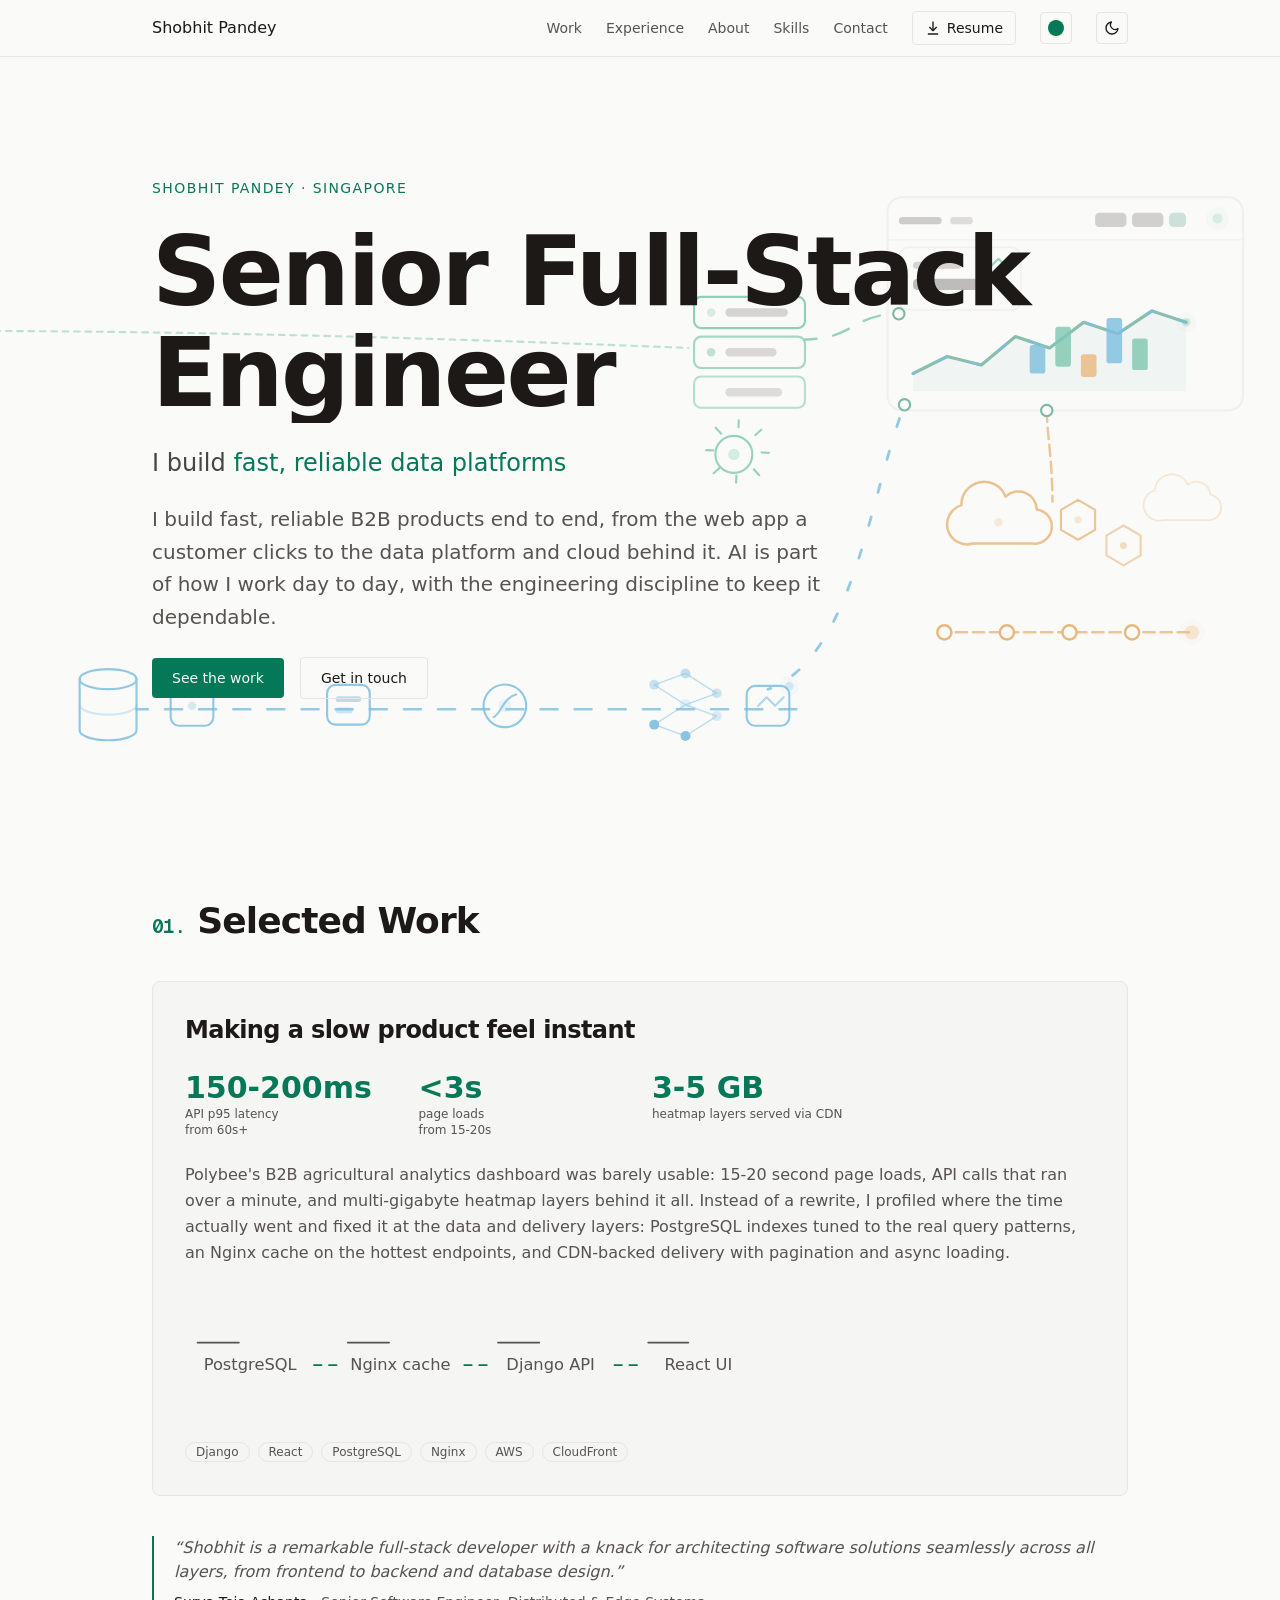
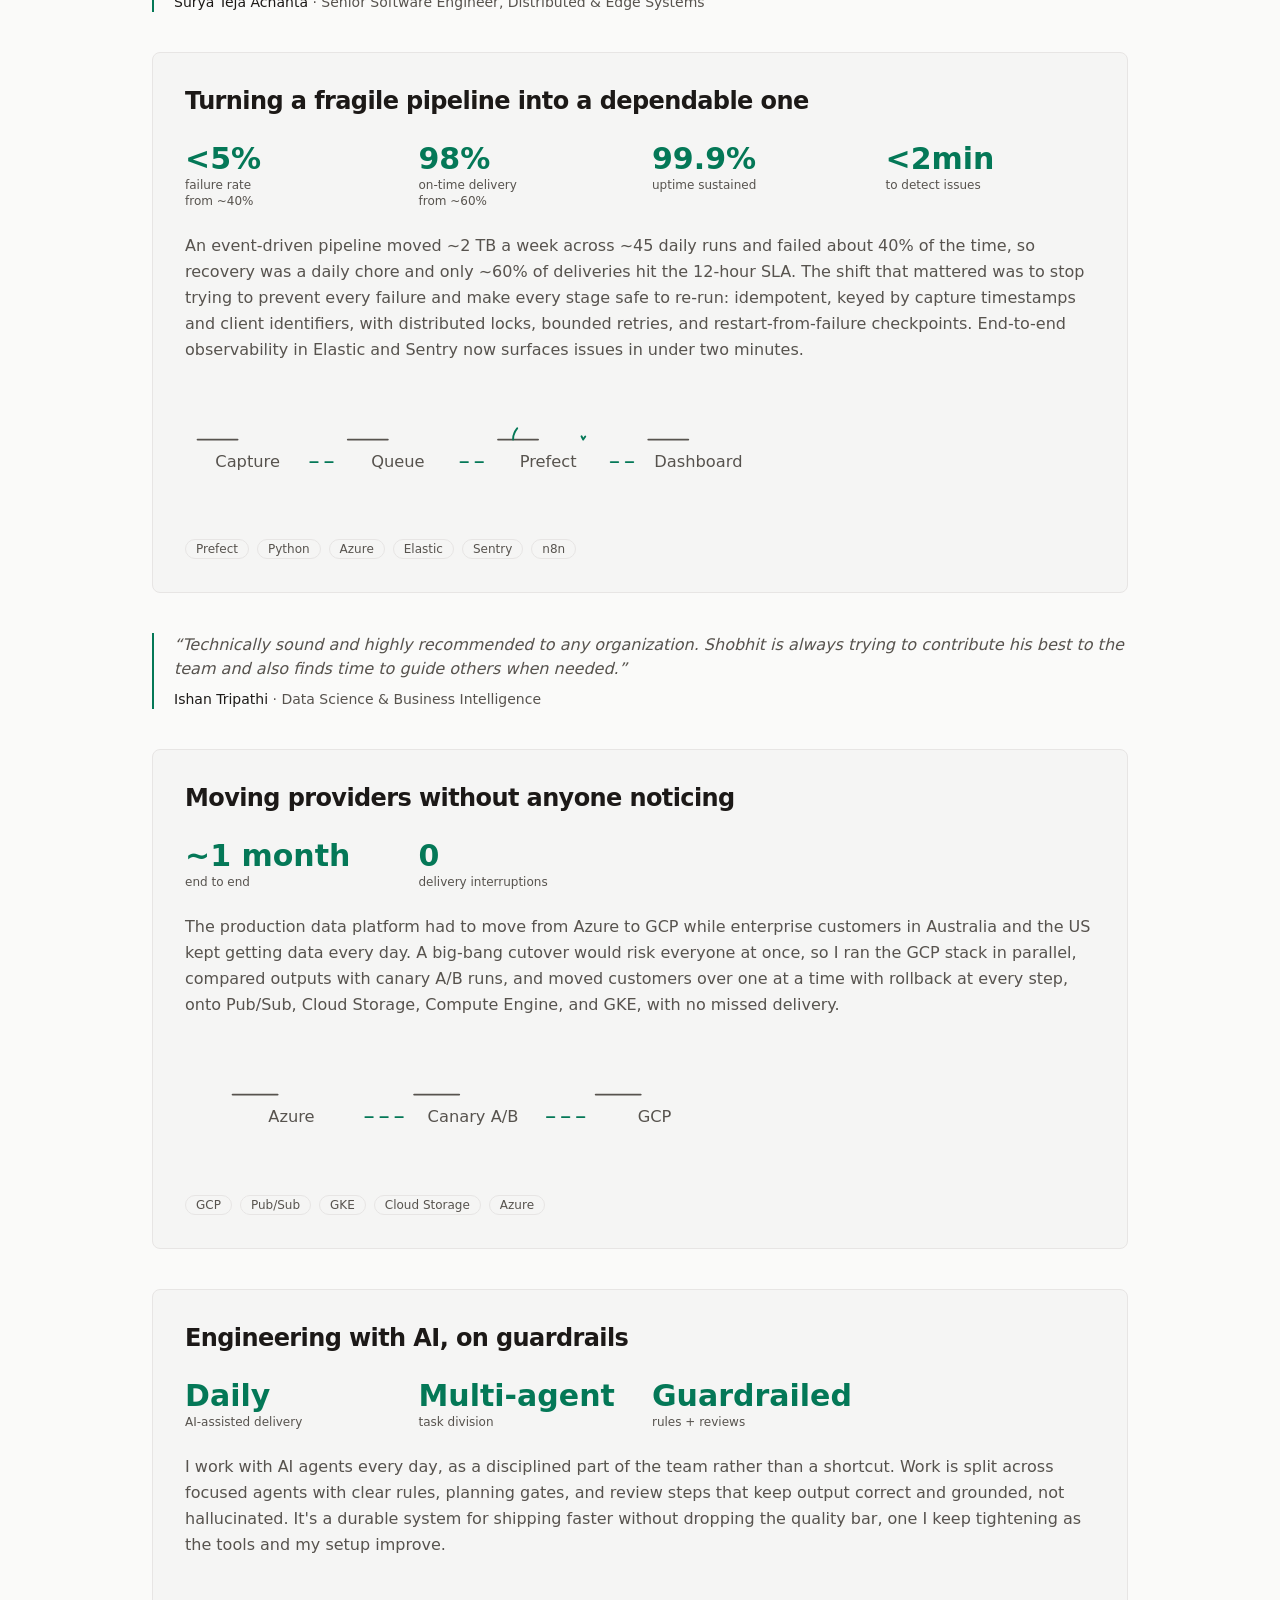
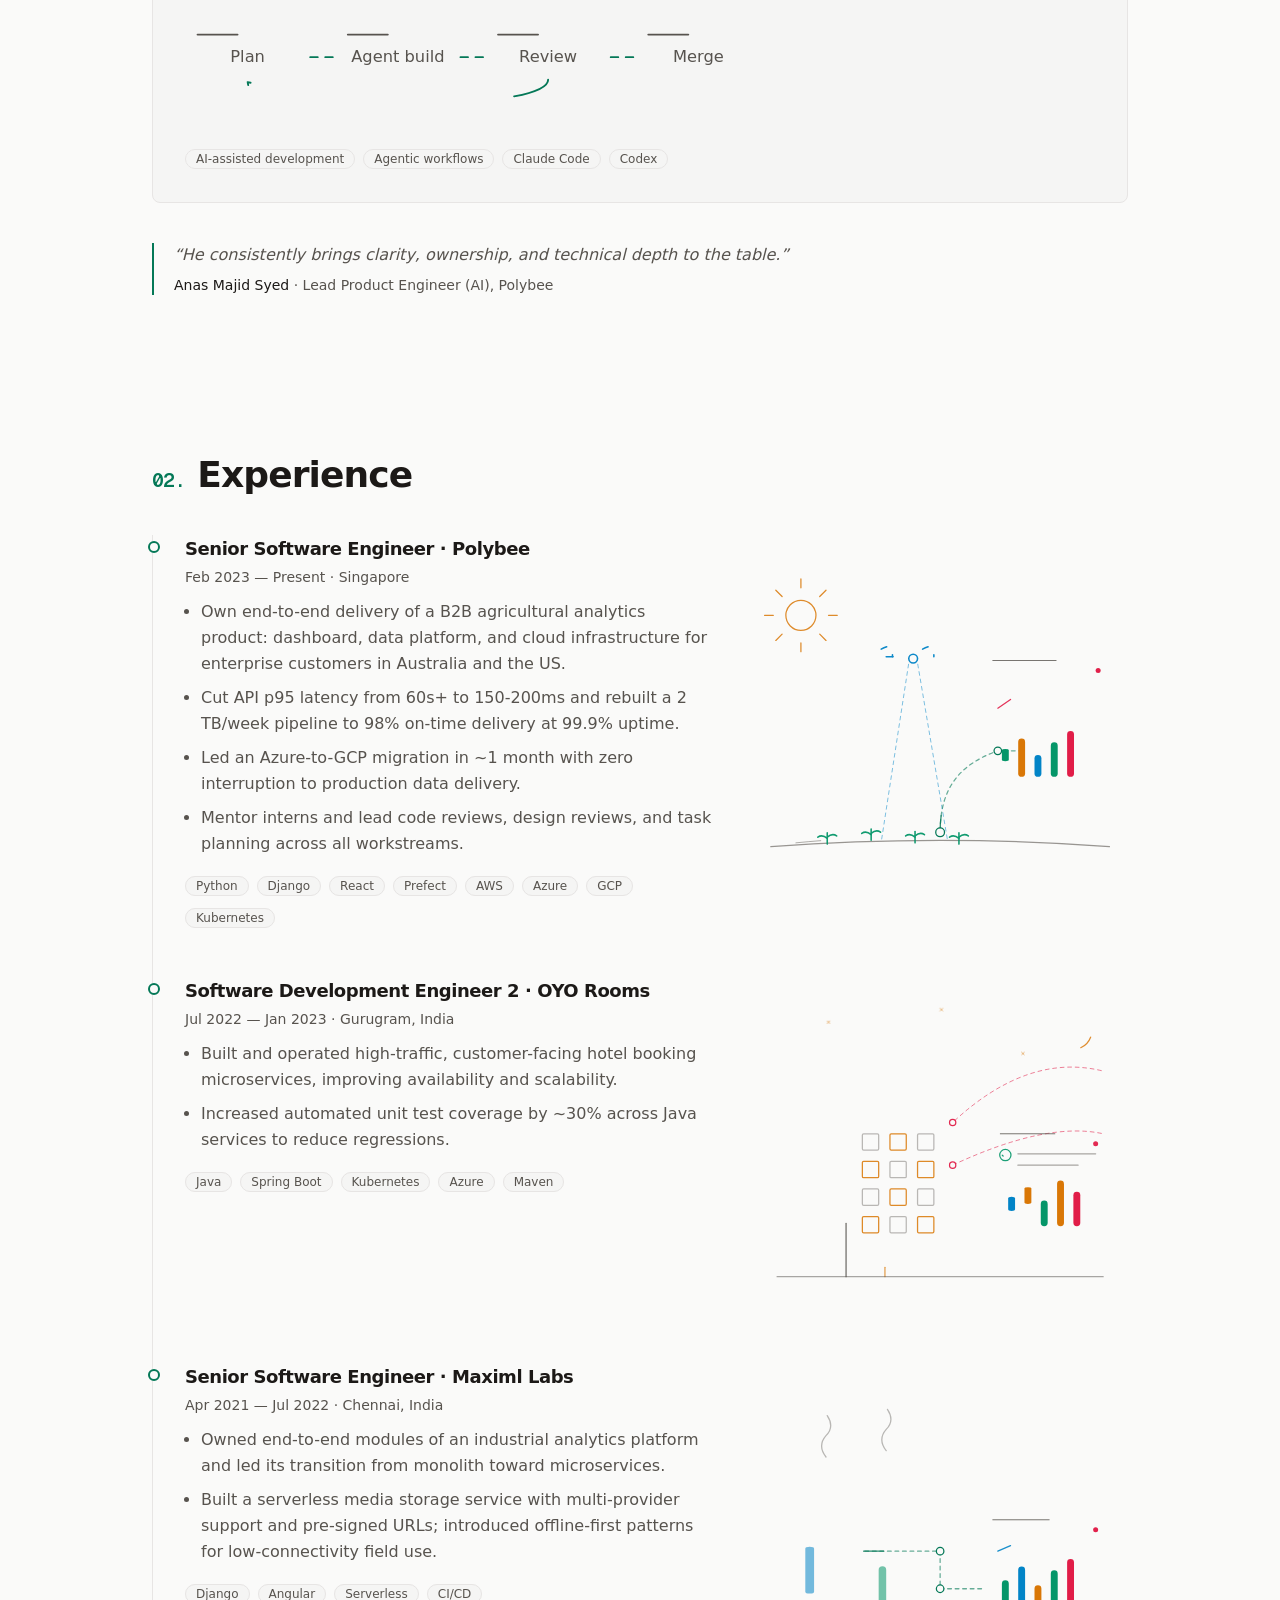
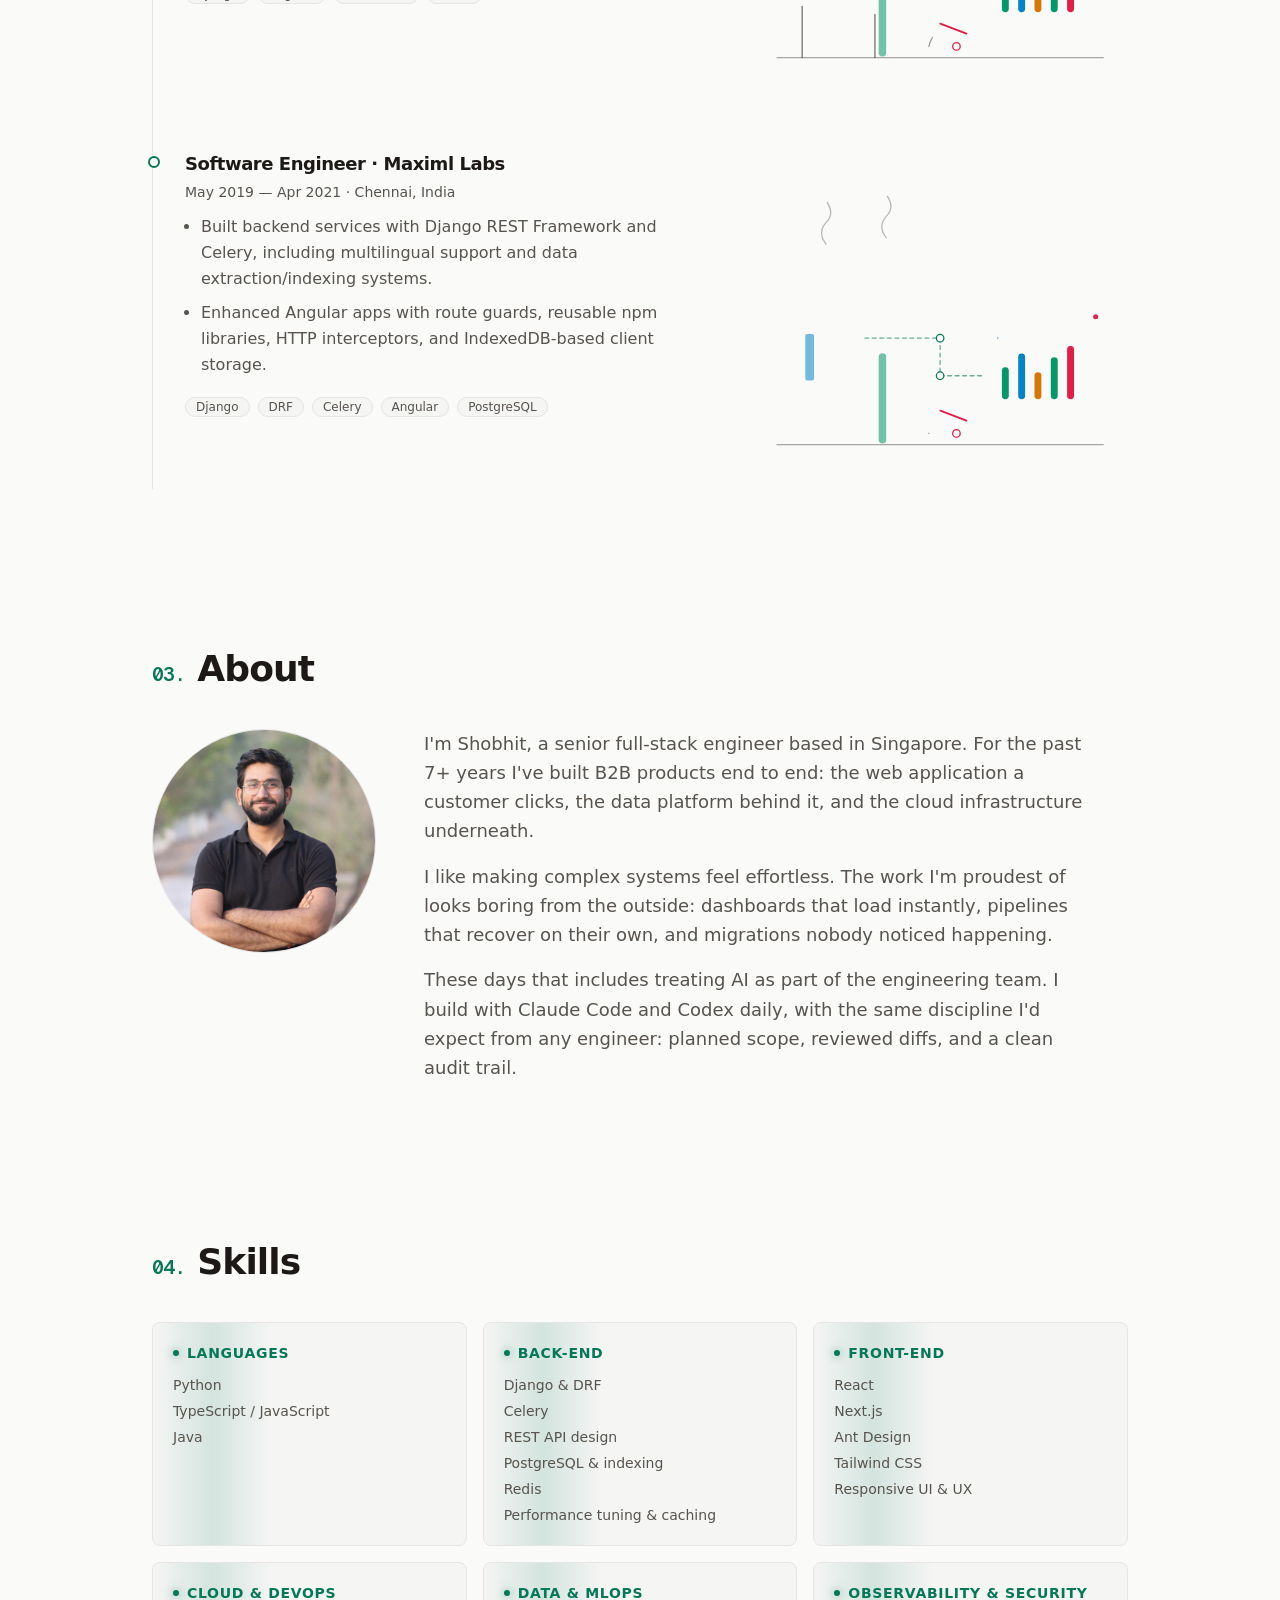
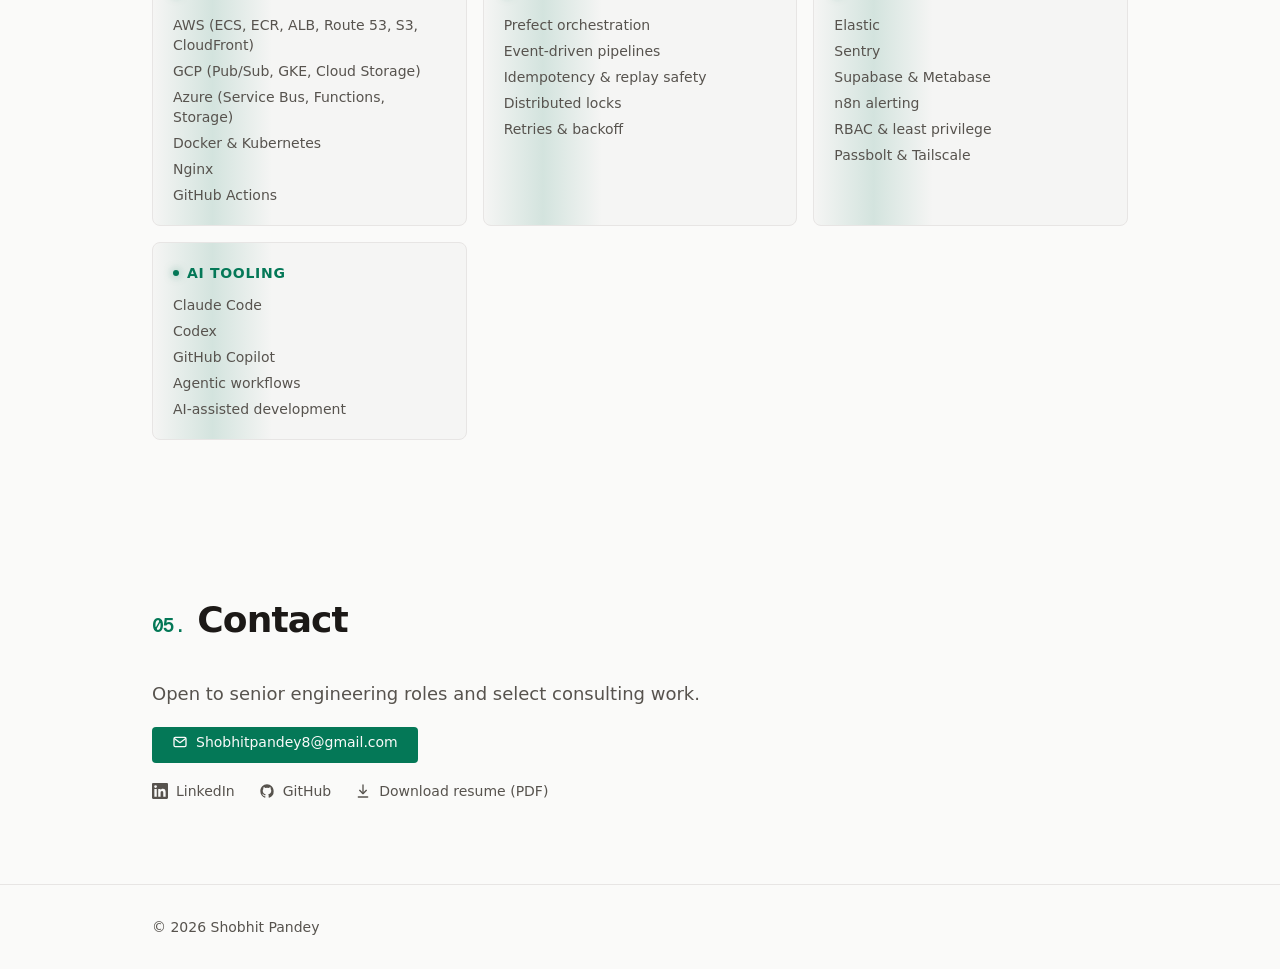
<file: index.html>
<!DOCTYPE html><!--T5HKymM8LJNDqvN3FgtHd--><html lang="en"><head><meta charSet="utf-8"/><meta name="viewport" content="width=device-width, initial-scale=1"/><link rel="preload" href="/_next/static/media/22a5144ee8d83bca-s.p.woff2" as="font" crossorigin="" type="font/woff2"/><link rel="preload" href="/_next/static/media/7d4881bb7e1bf84d-s.p.woff2" as="font" crossorigin="" type="font/woff2"/><link rel="stylesheet" href="/_next/static/css/e94da44dd5db2b4e.css" data-precedence="next"/><link rel="preload" as="script" fetchPriority="low" href="/_next/static/chunks/webpack-b66e35ffe30362a3.js"/><script src="/_next/static/chunks/4bd1b696-c023c6e3521b1417.js" async=""></script><script src="/_next/static/chunks/255-eb4aecc3ff015961.js" async=""></script><script src="/_next/static/chunks/main-app-1b4500b93111eabf.js" async=""></script><script src="/_next/static/chunks/c15bf2b0-52e8419f34af26ab.js" async=""></script><script src="/_next/static/chunks/760-0060595bba339441.js" async=""></script><script src="/_next/static/chunks/app/layout-af49ed1207c63b4f.js" async=""></script><script src="/_next/static/chunks/356-01a648e5cad1231c.js" async=""></script><script src="/_next/static/chunks/app/page-f0cf1e819b030e4b.js" async=""></script><meta name="next-size-adjust" content=""/><meta name="theme-color" media="(prefers-color-scheme: light)" content="#fafaf9"/><meta name="theme-color" media="(prefers-color-scheme: dark)" content="#0c0a09"/><title>Shobhit Pandey — Senior Full-Stack Engineer</title><meta name="description" content="Senior Full-Stack Engineer in Singapore building fast, reliable B2B data products end to end. AI-augmented development workflows."/><meta name="robots" content="index, follow"/><link rel="canonical" href="https://shobhit-pandey.github.io"/><meta property="og:title" content="Shobhit Pandey — Senior Full-Stack Engineer"/><meta property="og:description" content="Senior Full-Stack Engineer in Singapore building fast, reliable B2B data products end to end. AI-augmented development workflows."/><meta property="og:url" content="https://shobhit-pandey.github.io"/><meta property="og:site_name" content="Shobhit Pandey"/><meta property="og:locale" content="en_US"/><meta property="og:image:alt" content="Shobhit Pandey — Senior Full-Stack Engineer"/><meta property="og:image:type" content="image/png"/><meta property="og:image" content="https://shobhit-pandey.github.io/opengraph-image?8a0211ddf92d6e6d"/><meta property="og:image:width" content="1200"/><meta property="og:image:height" content="630"/><meta property="og:type" content="website"/><meta name="twitter:card" content="summary_large_image"/><meta name="twitter:title" content="Shobhit Pandey — Senior Full-Stack Engineer"/><meta name="twitter:description" content="Senior Full-Stack Engineer in Singapore building fast, reliable B2B data products end to end. AI-augmented development workflows."/><meta name="twitter:image:alt" content="Shobhit Pandey — Senior Full-Stack Engineer"/><meta name="twitter:image:type" content="image/png"/><meta name="twitter:image" content="https://shobhit-pandey.github.io/opengraph-image?8a0211ddf92d6e6d"/><meta name="twitter:image:width" content="1200"/><meta name="twitter:image:height" content="630"/><link rel="icon" href="/icon.svg?782fbf44f29c7cb6" type="image/svg+xml" sizes="any"/><script src="/_next/static/chunks/polyfills-42372ed130431b0a.js" noModule=""></script></head><body class="__variable_246ccd __variable_c29908 antialiased"><div hidden=""><!--$--><!--/$--></div><script type="application/ld+json">{"@context":"https://schema.org","@type":"Person","name":"Shobhit Pandey","jobTitle":"Senior Full-Stack Engineer","email":"Shobhitpandey8@gmail.com","url":"https://shobhit-pandey.github.io","sameAs":["https://www.linkedin.com/in/shobhit-pandey/","https://github.com/Shobhit-pandey"],"address":{"@type":"PostalAddress","addressLocality":"Singapore"}}</script><script>try{var a=localStorage.getItem('accent');if(a&&a!=='green')document.documentElement.setAttribute('data-accent',a);}catch(e){}</script><script>((a,b,c,d,e,f,g,h)=>{let i=document.documentElement,j=["light","dark"];function k(b){var c;(Array.isArray(a)?a:[a]).forEach(a=>{let c="class"===a,d=c&&f?e.map(a=>f[a]||a):e;c?(i.classList.remove(...d),i.classList.add(f&&f[b]?f[b]:b)):i.setAttribute(a,b)}),c=b,h&&j.includes(c)&&(i.style.colorScheme=c)}if(d)k(d);else try{let a=localStorage.getItem(b)||c,d=g&&"system"===a?window.matchMedia("(prefers-color-scheme: dark)").matches?"dark":"light":a;k(d)}catch(a){}})("class","theme","system",null,["light","dark"],null,true,true)</script><div aria-hidden="true" class="pointer-events-none fixed inset-0 z-30"></div><div aria-hidden="true" class="fixed inset-x-0 top-14 z-39 h-0.5 origin-left scale-x-0 bg-accent"></div><a href="#main" class="sr-only focus:not-sr-only focus:absolute focus:left-4 focus:top-4 focus:z-50 focus:rounded focus:bg-surface focus:px-4 focus:py-2">Skip to content</a><header class="fixed inset-x-0 top-0 z-40 border-b border-border bg-background/80 backdrop-blur"><nav aria-label="Main" class="mx-auto flex h-14 max-w-5xl items-center justify-between px-4 sm:px-6"><a href="#main" class="font-medium">Shobhit Pandey</a><div class="flex items-center gap-4 sm:gap-6"><ul class="hidden items-center gap-6 text-sm text-muted sm:flex"><li><a href="#work" class="link-underline pb-0.5 hover:text-foreground">Work</a></li><li><a href="#experience" class="link-underline pb-0.5 hover:text-foreground">Experience</a></li><li><a href="#about" class="link-underline pb-0.5 hover:text-foreground">About</a></li><li><a href="#skills" class="link-underline pb-0.5 hover:text-foreground">Skills</a></li><li><a href="#contact" class="link-underline pb-0.5 hover:text-foreground">Contact</a></li></ul><a href="/resume.pdf" class="inline-flex items-center gap-1.5 rounded border border-border px-3 py-1.5 text-sm hover:border-accent hover:text-accent"><svg viewBox="0 0 24 24" fill="none" stroke="currentColor" stroke-width="2" stroke-linecap="round" stroke-linejoin="round" aria-hidden="true" class="size-4 shrink-0 size-3.5"><path d="M12 3v12"></path><path d="m7 11 5 5 5-5"></path><path d="M5 21h14"></path></svg>Resume</a><span class="inline-block size-8" aria-hidden="true"></span><span class="inline-block size-8" aria-hidden="true"></span></div></nav></header><main id="main"><section id="hero" class="relative isolate pt-14"><div aria-hidden="true" class="pointer-events-none absolute inset-0 -z-10 hidden opacity-50 md:block dark:opacity-30"><svg viewBox="0 0 900 600" preserveAspectRatio="xMaxYMid slice" class="h-full w-full" fill="none" stroke-linecap="round" stroke-linejoin="round"><g data-parallax="1"><g fill="none"><path data-flow="true" d="M566 250 C600 250 600 232 632 232" stroke="var(--scene-green)" stroke-width="1.75" stroke-dasharray="12 12" opacity="0.8"></path><path data-flow="true" d="M740 364 C740 336 736 314 736 300" stroke="var(--scene-amber)" stroke-width="1.75" stroke-dasharray="8 4" opacity="0.8"></path><path data-flow="true" d="M540 496 C600 474 612 358 636 296" stroke="var(--scene-sky)" stroke-width="2" stroke-dasharray="6 18" opacity="0.8"></path><path data-flow="true" d="M-40 244 C150 244 330 250 484 256" stroke="var(--scene-green)" stroke-width="1.5" stroke-dasharray="4 4" opacity="0.5"></path></g><path data-draw="true" d="M636 150 H862 Q874 150 874 162 V288 Q874 300 862 300 H636 Q624 300 624 288 V162 Q624 150 636 150 Z" stroke="var(--border)" stroke-width="1.5" opacity="0.9"></path><line x1="624" y1="180" x2="874" y2="180" stroke="var(--border)" stroke-width="1" opacity="0.7"></line><rect x="632" y="164" width="30" height="5" rx="2.5" fill="var(--muted)" opacity="0.55"></rect><rect x="668" y="164" width="16" height="5" rx="2.5" fill="var(--muted)" opacity="0.35"></rect><g fill="var(--muted)" opacity="0.5"><rect x="770" y="161" width="22" height="10" rx="3"></rect><rect x="796" y="161" width="22" height="10" rx="3"></rect><rect x="822" y="161" width="12" height="10" rx="3" fill="var(--accent)" opacity="0.75"></rect></g><circle cx="856" cy="165" r="8" fill="var(--scene-green)" opacity="0.18" data-pulse="0.05"></circle><circle cx="856" cy="165" r="3.5" fill="var(--scene-green)" data-pulse="0.25"></circle><g data-float="6"><rect x="632" y="190" width="86" height="44" rx="7" fill="none" stroke="var(--border)" stroke-width="1.25" opacity="0.85"></rect><rect x="642" y="200" width="34" height="5" rx="2.5" fill="var(--muted)" opacity="0.45"></rect><rect x="642" y="212" width="50" height="8" rx="3" fill="var(--foreground)" opacity="0.55"></rect><path d="M696 204 l6 -6 l6 6" stroke="var(--scene-green)" stroke-width="1.5" fill="none" opacity="0.8"></path></g><path d="M642 274 L666 262 L690 268 L714 248 L738 256 L762 238 L786 246 L810 230 L834 238 L834 286 L642 286 Z" fill="var(--accent)" opacity="0.08" stroke="none"></path><line x1="642" y1="286" x2="834" y2="286" stroke="var(--border)" stroke-width="1" opacity="0.6"></line><path data-draw="true" d="M642 274 L666 262 L690 268 L714 248 L738 256 L762 238 L786 246 L810 230 L834 238" stroke="var(--accent)" stroke-width="2.25" fill="none" opacity="0.9"></path><path data-flow="true" d="M642 274 L666 262 L690 268 L714 248 L738 256 L762 238 L786 246 L810 230 L834 238" stroke="var(--scene-sky)" stroke-width="2" fill="none" stroke-dasharray="6 18" opacity="0.7"></path><circle cx="834" cy="238" r="7" fill="var(--accent)" opacity="0.2" data-pulse="0.05"></circle><circle cx="834" cy="238" r="3" fill="var(--accent)" data-pulse="0.3"></circle><g fill="var(--scene-green)" opacity="0.8"><rect data-grow="true" x="724" y="266" width="11" height="20" rx="2" fill="var(--scene-sky)"></rect><rect data-grow="true" x="742" y="258" width="11" height="28" rx="2"></rect><rect data-grow="true" x="760" y="270" width="11" height="16" rx="2" fill="var(--scene-amber)"></rect><rect data-grow="true" x="778" y="254" width="11" height="32" rx="2" fill="var(--scene-sky)"></rect><rect data-grow="true" x="796" y="262" width="11" height="24" rx="2"></rect></g><g data-float="5"><rect x="488" y="224" width="78" height="22" rx="5" fill="none" stroke="var(--scene-green)" stroke-width="1.5" opacity="0.85"></rect><rect x="488" y="252" width="78" height="22" rx="5" fill="none" stroke="var(--scene-green)" stroke-width="1.5" opacity="0.7"></rect><rect x="488" y="280" width="78" height="22" rx="5" fill="none" stroke="var(--scene-green)" stroke-width="1.5" opacity="0.55"></rect><circle cx="500" cy="235" r="3" fill="var(--scene-green)" data-pulse="0.3"></circle><circle cx="500" cy="263" r="3" fill="var(--scene-green)" data-pulse="0.5"></circle><rect x="510" y="232" width="44" height="6" rx="3" fill="var(--muted)" opacity="0.45"></rect><rect x="510" y="260" width="36" height="6" rx="3" fill="var(--muted)" opacity="0.4"></rect><rect x="510" y="288" width="40" height="6" rx="3" fill="var(--muted)" opacity="0.35"></rect></g><g data-float="4"><g stroke="var(--scene-green)" stroke-width="1.5" fill="none" opacity="0.8"><circle cx="516" cy="334" r="13"></circle><path data-draw="true" data-swing="6" data-pivot="516 334" d="M516 317 V312 M516 356 V351 M499 334 H494 M538 334 H533 M504 322 L500 318 M528 322 L532 318 M504 346 L500 350 M528 346 L532 350"></path></g><circle cx="516" cy="334" r="4" fill="var(--scene-green)" stroke="none" opacity="0.7" data-pulse="0.3"></circle></g><g data-float="7"><path data-draw="true" d="M676 372 a16 16 0 0 1 31 -6 a13 13 0 0 1 22 9 a12 12 0 0 1 -3 24 H684 a14 14 0 0 1 -8 -27 Z" stroke="var(--scene-amber)" stroke-width="1.75" opacity="0.85"></path><circle cx="702" cy="384" r="3" fill="var(--scene-amber)" data-pulse="0.25"></circle></g><g data-float="5"><path data-draw="true" d="M812 360 a12 12 0 0 1 23 -4 a10 10 0 0 1 16 7 a9 9 0 0 1 -3 18 H818 a10 10 0 0 1 -6 -21 Z" stroke="var(--scene-amber)" stroke-width="1.25" opacity="0.5" data-pulse="0.3"></path></g><g data-float="4"><g stroke="var(--scene-amber)" stroke-width="1.5" fill="none" opacity="0.8"><path data-draw="true" d="M758 366 l12 7 v14 l-12 7 l-12 -7 v-14 Z"></path><path data-draw="true" d="M790 384 l12 7 v14 l-12 7 l-12 -7 v-14 Z" opacity="0.75"></path></g><circle cx="758" cy="380" r="2.5" fill="var(--scene-amber)" data-pulse="0.3"></circle><circle cx="790" cy="398" r="2.5" fill="var(--scene-amber)" opacity="0.8" data-pulse="0.45"></circle></g><path data-flow="true" d="M664 456 H838" stroke="var(--scene-amber)" stroke-width="1.75" stroke-dasharray="8 4" opacity="0.8"></path><g fill="var(--background)" stroke="var(--scene-amber)" stroke-width="1.75"><circle cx="664" cy="456" r="5"></circle><circle cx="708" cy="456" r="5"></circle><circle cx="752" cy="456" r="5"></circle><circle cx="796" cy="456" r="5"></circle></g><circle cx="838" cy="456" r="9" fill="var(--scene-amber)" opacity="0.18" data-pulse="0.05"></circle><circle cx="838" cy="456" r="5" fill="var(--scene-amber)" data-pulse="0.3"></circle><path data-flow="true" d="M96 510 H560" stroke="var(--scene-sky)" stroke-width="1.75" stroke-dasharray="12 12" opacity="0.8"></path><g data-float="4"><g stroke="var(--scene-sky)" stroke-width="1.5" fill="none" opacity="0.85"><path data-draw="true" d="M56 492 v36 a20 7 0 0 0 40 0 v-36"></path><path data-draw="true" d="M56 492 a20 7 0 0 1 40 0 a20 7 0 0 1 -40 0"></path><path data-draw="true" d="M56 510 a20 7 0 0 0 40 0" opacity="0.6" data-pulse="0.4"></path></g></g><g data-float="3"><rect x="120" y="496" width="30" height="28" rx="6" fill="none" stroke="var(--scene-sky)" stroke-width="1.5" opacity="0.85"></rect><circle cx="135" cy="510" r="3" fill="var(--scene-sky)" data-pulse="0.3"></circle></g><g data-float="4" opacity="0.85"><rect x="230" y="496" width="30" height="28" rx="6" fill="none" stroke="var(--scene-sky)" stroke-width="1.5"></rect><rect x="236" y="504" width="18" height="4" rx="2" fill="var(--scene-sky)" opacity="0.6"></rect><rect x="236" y="512" width="12" height="4" rx="2" fill="var(--scene-sky)" opacity="0.45"></rect></g><g data-float="3"><circle cx="355" cy="510" r="15" fill="none" stroke="var(--scene-sky)" stroke-width="1.5" opacity="0.85"></circle><path data-draw="true" d="M347 518 C352 516 354 504 363 502" stroke="var(--scene-sky)" stroke-width="1.5" fill="none" opacity="0.8"></path><circle cx="355" cy="510" r="4.5" fill="var(--scene-sky)" opacity="0.4" data-pulse="0.15"></circle></g><g data-float="4" opacity="0.9"><g stroke="var(--scene-sky)" stroke-width="1" fill="none" opacity="0.55"><path data-draw="true" d="M460 496 L482 488 M460 496 L482 510 M460 524 L482 510 M460 524 L482 532"></path><path data-draw="true" d="M482 488 L504 502 M482 510 L504 502 M482 510 L504 518 M482 532 L504 518"></path></g><circle cx="460" cy="496" r="3.5" fill="var(--scene-sky)" data-pulse="0.45"></circle><circle cx="460" cy="524" r="3.5" fill="var(--scene-sky)"></circle><circle cx="482" cy="488" r="3.5" fill="var(--scene-sky)" data-pulse="0.5"></circle><circle cx="482" cy="510" r="4" fill="var(--scene-sky)" data-pulse="0.2"></circle><circle cx="482" cy="532" r="3.5" fill="var(--scene-sky)"></circle><circle cx="504" cy="502" r="3.5" fill="var(--scene-sky)" data-pulse="0.4"></circle><circle cx="504" cy="518" r="3.5" fill="var(--scene-sky)" data-pulse="0.3"></circle></g><g data-float="3"><g opacity="0.85"><rect x="525" y="496" width="30" height="28" rx="6" fill="none" stroke="var(--scene-sky)" stroke-width="1.5"></rect><path d="M533 510 l6 -6 l6 6 l6 -6" stroke="var(--scene-sky)" stroke-width="1.5" fill="none" opacity="0.7"></path></g><circle cx="555" cy="496" r="7" fill="var(--scene-sky)" opacity="0.18" data-pulse="0.05"></circle><circle cx="555" cy="496" r="3" fill="var(--scene-sky)" data-pulse="0.3"></circle></g><g stroke="var(--accent)" stroke-width="1.5" fill="var(--background)"><circle cx="632" cy="232" r="4"></circle><circle cx="736" cy="300" r="4"></circle><circle cx="636" cy="296" r="4"></circle></g></g></svg></div><div aria-hidden="true" class="pointer-events-none absolute inset-0 -z-10 opacity-50 md:hidden dark:opacity-30"><svg viewBox="0 0 400 720" preserveAspectRatio="xMidYMid slice" class="h-full w-full" fill="none" stroke-linecap="round" stroke-linejoin="round"><g fill="none" stroke-width="1.25"><path data-flow="true" d="M64 -40 C96 140 40 320 80 500 C104 620 64 700 88 760" stroke="var(--scene-sky)" stroke-dasharray="6 18" opacity="0.32"></path><path data-flow="true" d="M150 -40 C120 160 180 340 140 520 C112 640 168 720 140 760" stroke="var(--accent)" stroke-dasharray="12 12" opacity="0.3"></path><path data-flow="true" d="M236 -40 C268 150 212 330 252 510 C276 630 220 710 248 760" stroke="var(--scene-sky)" stroke-dasharray="6 18" opacity="0.26"></path><path data-flow="true" d="M320 -40 C292 160 348 340 312 520 C288 640 344 720 316 760" stroke="var(--scene-green)" stroke-dasharray="8 16" opacity="0.24"></path><path data-flow="true" d="M372 -40 C356 170 388 360 364 540 C348 650 384 720 368 760" stroke="var(--accent)" stroke-dasharray="4 4" opacity="0.2"></path></g><circle cx="80" cy="500" r="3" fill="var(--scene-sky)" opacity="0.5" data-pulse="0.1"></circle><circle cx="252" cy="510" r="3" fill="var(--accent)" opacity="0.5" data-pulse="0.1"></circle></svg></div><div class="mx-auto flex min-h-[85svh] max-w-5xl flex-col justify-center gap-6 px-4 py-16 sm:px-6 sm:py-24"><div><p class="text-sm font-medium uppercase tracking-widest text-accent">Shobhit Pandey<!-- --> · <!-- -->Singapore</p></div><div><h1 class="max-w-4xl text-5xl font-semibold leading-[1.05] tracking-tight sm:text-7xl md:text-8xl">Senior Full-Stack Engineer</h1></div><div><p class="text-xl font-medium text-foreground/80 sm:text-2xl">I build<!-- --> <span class="inline-block transition-all duration-300 translate-y-0 opacity-100 text-accent">fast, reliable data platforms</span></p></div><div class="flex flex-col gap-6"><p class="max-w-2xl text-lg leading-relaxed text-muted sm:text-xl">I build fast, reliable B2B products end to end, from the web app a customer clicks to the data platform and cloud behind it. AI is part of how I work day to day, with the engineering discipline to keep it dependable.</p><div class="flex flex-wrap items-center gap-4"><a href="#work" class="rounded px-5 py-2.5 text-sm bg-accent font-medium text-background hover:opacity-90">See the work</a><a href="#contact" class="rounded px-5 py-2.5 text-sm border border-border hover:border-accent hover:text-accent">Get in touch</a></div></div></div></section><section id="work" class="scroll-mt-16"><div class="mx-auto max-w-5xl px-4 py-20 sm:px-6"><div><h2 class="mb-10 text-3xl font-semibold tracking-tight sm:text-4xl"><span aria-hidden="true" class="mr-3 font-mono text-lg text-accent sm:text-xl">01<!-- -->.</span>Selected Work</h2></div><div class="group/work space-y-10"><div><div class="relative overflow-hidden rounded-lg border border-border bg-surface transition duration-300 group-has-[article:hover]/work:opacity-60 hover:-translate-y-1 hover:border-accent/50 hover:opacity-100!"><div aria-hidden="true" class="pointer-events-none absolute inset-0 transition-opacity duration-300" style="opacity:var(--glow, 0);background:radial-gradient(320px at var(--mx, 50%) var(--my, 50%), color-mix(in srgb, var(--accent) var(--glow-strength), transparent), transparent 75%)"></div><article class="p-6 sm:p-8"><h3 class="text-xl font-semibold tracking-tight sm:text-2xl">Making a slow product feel instant</h3><dl class="my-6 grid grid-cols-2 gap-6 sm:grid-cols-4"><div class="flex flex-col"><dt class="order-last text-xs text-muted">API p95 latency<span class="block">from 60s+</span></dt><dd class="text-2xl font-semibold text-accent sm:text-3xl"><span class="tabular-nums">150-200ms</span></dd></div><div class="flex flex-col"><dt class="order-last text-xs text-muted">page loads<span class="block">from 15-20s</span></dt><dd class="text-2xl font-semibold text-accent sm:text-3xl"><span class="tabular-nums">&lt;3s</span></dd></div><div class="flex flex-col"><dt class="order-last text-xs text-muted">heatmap layers served via CDN</dt><dd class="text-2xl font-semibold text-accent sm:text-3xl"><span class="tabular-nums">3-5 GB</span></dd></div></dl><p class="text-sm leading-relaxed text-muted sm:text-base">Polybee&#x27;s B2B agricultural analytics dashboard was barely usable: 15-20 second page loads, API calls that ran over a minute, and multi-gigabyte heatmap layers behind it all. Instead of a rewrite, I profiled where the time actually went and fixed it at the data and delivery layers: PostgreSQL indexes tuned to the real query patterns, an Nginx cache on the hottest endpoints, and CDN-backed delivery with pagination and async loading.</p><div aria-hidden="true" class="mt-6 hidden sm:block"><svg viewBox="0 0 460 100" width="460" height="100" class="h-auto w-full max-w-xl" fill="none" stroke-linecap="round" stroke-linejoin="round"><path data-draw="true" d="M10 42 H94 Q102 42 102 50 V70 Q102 78 94 78 H10 Q2 78 2 70 V50 Q2 42 10 42 Z" stroke="var(--muted)" stroke-width="1.5"></path><text x="52" y="64" text-anchor="middle" fill="var(--muted)" font-size="13">PostgreSQL</text><path data-flow="true" d="M102 60 H122" stroke="var(--accent)" stroke-width="1.5" stroke-dasharray="6 6"></path><path data-draw="true" d="M130 42 H214 Q222 42 222 50 V70 Q222 78 214 78 H130 Q122 78 122 70 V50 Q122 42 130 42 Z" stroke="var(--muted)" stroke-width="1.5"></path><text x="172" y="64" text-anchor="middle" fill="var(--muted)" font-size="13">Nginx cache</text><path data-flow="true" d="M222 60 H242" stroke="var(--accent)" stroke-width="1.5" stroke-dasharray="6 6"></path><path data-draw="true" d="M250 42 H334 Q342 42 342 50 V70 Q342 78 334 78 H250 Q242 78 242 70 V50 Q242 42 250 42 Z" stroke="var(--muted)" stroke-width="1.5"></path><text x="292" y="64" text-anchor="middle" fill="var(--muted)" font-size="13">Django API</text><path data-flow="true" d="M342 60 H362" stroke="var(--accent)" stroke-width="1.5" stroke-dasharray="6 6"></path><path data-draw="true" d="M370 42 H450 Q458 42 458 50 V70 Q458 78 450 78 H370 Q362 78 362 70 V50 Q362 42 370 42 Z" stroke="var(--muted)" stroke-width="1.5"></path><text x="410" y="64" text-anchor="middle" fill="var(--muted)" font-size="13">React UI</text></svg></div><ul class="mt-6 flex flex-wrap gap-2"><li><span class="rounded-full border border-border bg-surface px-2.5 py-0.5 text-xs text-muted">Django</span></li><li><span class="rounded-full border border-border bg-surface px-2.5 py-0.5 text-xs text-muted">React</span></li><li><span class="rounded-full border border-border bg-surface px-2.5 py-0.5 text-xs text-muted">PostgreSQL</span></li><li><span class="rounded-full border border-border bg-surface px-2.5 py-0.5 text-xs text-muted">Nginx</span></li><li><span class="rounded-full border border-border bg-surface px-2.5 py-0.5 text-xs text-muted">AWS</span></li><li><span class="rounded-full border border-border bg-surface px-2.5 py-0.5 text-xs text-muted">CloudFront</span></li></ul></article></div></div><div><figure class="border-l-2 border-accent pl-5"><blockquote class="text-base italic text-muted">“<!-- -->Shobhit is a remarkable full-stack developer with a knack for architecting software solutions seamlessly across all layers, from frontend to backend and database design.<!-- -->”</blockquote><figcaption class="mt-2 text-sm"><span class="font-medium">Surya Teja Achanta</span><span class="text-muted"> · <!-- -->Senior Software Engineer, Distributed &amp; Edge Systems</span></figcaption></figure></div><div><div class="relative overflow-hidden rounded-lg border border-border bg-surface transition duration-300 group-has-[article:hover]/work:opacity-60 hover:-translate-y-1 hover:border-accent/50 hover:opacity-100!"><div aria-hidden="true" class="pointer-events-none absolute inset-0 transition-opacity duration-300" style="opacity:var(--glow, 0);background:radial-gradient(320px at var(--mx, 50%) var(--my, 50%), color-mix(in srgb, var(--accent) var(--glow-strength), transparent), transparent 75%)"></div><article class="p-6 sm:p-8"><h3 class="text-xl font-semibold tracking-tight sm:text-2xl">Turning a fragile pipeline into a dependable one</h3><dl class="my-6 grid grid-cols-2 gap-6 sm:grid-cols-4"><div class="flex flex-col"><dt class="order-last text-xs text-muted">failure rate<span class="block">from ~40%</span></dt><dd class="text-2xl font-semibold text-accent sm:text-3xl"><span class="tabular-nums">&lt;5%</span></dd></div><div class="flex flex-col"><dt class="order-last text-xs text-muted">on-time delivery<span class="block">from ~60%</span></dt><dd class="text-2xl font-semibold text-accent sm:text-3xl"><span class="tabular-nums">98%</span></dd></div><div class="flex flex-col"><dt class="order-last text-xs text-muted">uptime sustained</dt><dd class="text-2xl font-semibold text-accent sm:text-3xl"><span class="tabular-nums">99.9%</span></dd></div><div class="flex flex-col"><dt class="order-last text-xs text-muted">to detect issues</dt><dd class="text-2xl font-semibold text-accent sm:text-3xl"><span class="tabular-nums">&lt;2min</span></dd></div></dl><p class="text-sm leading-relaxed text-muted sm:text-base">An event-driven pipeline moved ~2 TB a week across ~45 daily runs and failed about 40% of the time, so recovery was a daily chore and only ~60% of deliveries hit the 12-hour SLA. The shift that mattered was to stop trying to prevent every failure and make every stage safe to re-run: idempotent, keyed by capture timestamps and client identifiers, with distributed locks, bounded retries, and restart-from-failure checkpoints. End-to-end observability in Elastic and Sentry now surfaces issues in under two minutes.</p><div aria-hidden="true" class="mt-6 hidden sm:block"><svg viewBox="0 0 460 100" width="460" height="100" class="h-auto w-full max-w-xl" fill="none" stroke-linecap="round" stroke-linejoin="round"><path data-draw="true" d="M10 42 H90 Q98 42 98 50 V70 Q98 78 90 78 H10 Q2 78 2 70 V50 Q2 42 10 42 Z" stroke="var(--muted)" stroke-width="1.5"></path><text x="50" y="64" text-anchor="middle" fill="var(--muted)" font-size="13">Capture</text><path data-flow="true" d="M98 60 H122" stroke="var(--accent)" stroke-width="1.5" stroke-dasharray="6 6"></path><path data-draw="true" d="M130 42 H210 Q218 42 218 50 V70 Q218 78 210 78 H130 Q122 78 122 70 V50 Q122 42 130 42 Z" stroke="var(--muted)" stroke-width="1.5"></path><text x="170" y="64" text-anchor="middle" fill="var(--muted)" font-size="13">Queue</text><path data-flow="true" d="M218 60 H242" stroke="var(--accent)" stroke-width="1.5" stroke-dasharray="6 6"></path><path data-draw="true" d="M250 42 H330 Q338 42 338 50 V70 Q338 78 330 78 H250 Q242 78 242 70 V50 Q242 42 250 42 Z" stroke="var(--muted)" stroke-width="1.5"></path><text x="290" y="64" text-anchor="middle" fill="var(--muted)" font-size="13">Prefect</text><path data-flow="true" d="M338 60 H362" stroke="var(--accent)" stroke-width="1.5" stroke-dasharray="6 6"></path><path data-draw="true" d="M370 42 H450 Q458 42 458 50 V70 Q458 78 450 78 H370 Q362 78 362 70 V50 Q362 42 370 42 Z" stroke="var(--muted)" stroke-width="1.5"></path><text x="410" y="64" text-anchor="middle" fill="var(--muted)" font-size="13">Dashboard</text><path data-draw="true" d="M262 42 C262 18 318 18 318 42" stroke="var(--accent)" stroke-width="1.5"></path><path data-draw="true" d="M318 42 L313 32 M318 42 L324 33" stroke="var(--accent)" stroke-width="1.5"></path></svg></div><ul class="mt-6 flex flex-wrap gap-2"><li><span class="rounded-full border border-border bg-surface px-2.5 py-0.5 text-xs text-muted">Prefect</span></li><li><span class="rounded-full border border-border bg-surface px-2.5 py-0.5 text-xs text-muted">Python</span></li><li><span class="rounded-full border border-border bg-surface px-2.5 py-0.5 text-xs text-muted">Azure</span></li><li><span class="rounded-full border border-border bg-surface px-2.5 py-0.5 text-xs text-muted">Elastic</span></li><li><span class="rounded-full border border-border bg-surface px-2.5 py-0.5 text-xs text-muted">Sentry</span></li><li><span class="rounded-full border border-border bg-surface px-2.5 py-0.5 text-xs text-muted">n8n</span></li></ul></article></div></div><div><figure class="border-l-2 border-accent pl-5"><blockquote class="text-base italic text-muted">“<!-- -->Technically sound and highly recommended to any organization. Shobhit is always trying to contribute his best to the team and also finds time to guide others when needed.<!-- -->”</blockquote><figcaption class="mt-2 text-sm"><span class="font-medium">Ishan Tripathi</span><span class="text-muted"> · <!-- -->Data Science &amp; Business Intelligence</span></figcaption></figure></div><div><div class="relative overflow-hidden rounded-lg border border-border bg-surface transition duration-300 group-has-[article:hover]/work:opacity-60 hover:-translate-y-1 hover:border-accent/50 hover:opacity-100!"><div aria-hidden="true" class="pointer-events-none absolute inset-0 transition-opacity duration-300" style="opacity:var(--glow, 0);background:radial-gradient(320px at var(--mx, 50%) var(--my, 50%), color-mix(in srgb, var(--accent) var(--glow-strength), transparent), transparent 75%)"></div><article class="p-6 sm:p-8"><h3 class="text-xl font-semibold tracking-tight sm:text-2xl">Moving providers without anyone noticing</h3><dl class="my-6 grid grid-cols-2 gap-6 sm:grid-cols-4"><div class="flex flex-col"><dt class="order-last text-xs text-muted">end to end</dt><dd class="text-2xl font-semibold text-accent sm:text-3xl"><span class="tabular-nums">~1 month</span></dd></div><div class="flex flex-col"><dt class="order-last text-xs text-muted">delivery interruptions</dt><dd class="text-2xl font-semibold text-accent sm:text-3xl"><span class="tabular-nums">0</span></dd></div></dl><p class="text-sm leading-relaxed text-muted sm:text-base">The production data platform had to move from Azure to GCP while enterprise customers in Australia and the US kept getting data every day. A big-bang cutover would risk everyone at once, so I ran the GCP stack in parallel, compared outputs with canary A/B runs, and moved customers over one at a time with rollback at every step, onto Pub/Sub, Cloud Storage, Compute Engine, and GKE, with no missed delivery.</p><div aria-hidden="true" class="mt-6 hidden sm:block"><svg viewBox="0 0 460 100" width="460" height="100" class="h-auto w-full max-w-xl" fill="none" stroke-linecap="round" stroke-linejoin="round"><path data-draw="true" d="M38 42 H132 Q140 42 140 50 V70 Q140 78 132 78 H38 Q30 78 30 70 V50 Q30 42 38 42 Z" stroke="var(--muted)" stroke-width="1.5"></path><text x="85" y="64" text-anchor="middle" fill="var(--muted)" font-size="13">Azure</text><path data-flow="true" d="M140 60 H175" stroke="var(--accent)" stroke-width="1.5" stroke-dasharray="6 6"></path><path data-draw="true" d="M183 42 H277 Q285 42 285 50 V70 Q285 78 277 78 H183 Q175 78 175 70 V50 Q175 42 183 42 Z" stroke="var(--muted)" stroke-width="1.5"></path><text x="230" y="64" text-anchor="middle" fill="var(--muted)" font-size="13">Canary A/B</text><path data-flow="true" d="M285 60 H320" stroke="var(--accent)" stroke-width="1.5" stroke-dasharray="6 6"></path><path data-draw="true" d="M328 42 H422 Q430 42 430 50 V70 Q430 78 422 78 H328 Q320 78 320 70 V50 Q320 42 328 42 Z" stroke="var(--muted)" stroke-width="1.5"></path><text x="375" y="64" text-anchor="middle" fill="var(--muted)" font-size="13">GCP</text></svg></div><ul class="mt-6 flex flex-wrap gap-2"><li><span class="rounded-full border border-border bg-surface px-2.5 py-0.5 text-xs text-muted">GCP</span></li><li><span class="rounded-full border border-border bg-surface px-2.5 py-0.5 text-xs text-muted">Pub/Sub</span></li><li><span class="rounded-full border border-border bg-surface px-2.5 py-0.5 text-xs text-muted">GKE</span></li><li><span class="rounded-full border border-border bg-surface px-2.5 py-0.5 text-xs text-muted">Cloud Storage</span></li><li><span class="rounded-full border border-border bg-surface px-2.5 py-0.5 text-xs text-muted">Azure</span></li></ul></article></div></div><div><div class="relative overflow-hidden rounded-lg border border-border bg-surface transition duration-300 group-has-[article:hover]/work:opacity-60 hover:-translate-y-1 hover:border-accent/50 hover:opacity-100!"><div aria-hidden="true" class="pointer-events-none absolute inset-0 transition-opacity duration-300" style="opacity:var(--glow, 0);background:radial-gradient(320px at var(--mx, 50%) var(--my, 50%), color-mix(in srgb, var(--accent) var(--glow-strength), transparent), transparent 75%)"></div><article class="p-6 sm:p-8"><h3 class="text-xl font-semibold tracking-tight sm:text-2xl">Engineering with AI, on guardrails</h3><dl class="my-6 grid grid-cols-2 gap-6 sm:grid-cols-4"><div class="flex flex-col"><dt class="order-last text-xs text-muted">AI-assisted delivery</dt><dd class="text-2xl font-semibold text-accent sm:text-3xl"><span class="tabular-nums">Daily</span></dd></div><div class="flex flex-col"><dt class="order-last text-xs text-muted">task division</dt><dd class="text-2xl font-semibold text-accent sm:text-3xl"><span class="tabular-nums">Multi-agent</span></dd></div><div class="flex flex-col"><dt class="order-last text-xs text-muted">rules + reviews</dt><dd class="text-2xl font-semibold text-accent sm:text-3xl"><span class="tabular-nums">Guardrailed</span></dd></div></dl><p class="text-sm leading-relaxed text-muted sm:text-base">I work with AI agents every day, as a disciplined part of the team rather than a shortcut. Work is split across focused agents with clear rules, planning gates, and review steps that keep output correct and grounded, not hallucinated. It&#x27;s a durable system for shipping faster without dropping the quality bar, one I keep tightening as the tools and my setup improve.</p><div aria-hidden="true" class="mt-6 hidden sm:block"><svg viewBox="0 0 460 112" width="460" height="112" class="h-auto w-full max-w-xl" fill="none" stroke-linecap="round" stroke-linejoin="round"><path data-draw="true" d="M10 42 H90 Q98 42 98 50 V70 Q98 78 90 78 H10 Q2 78 2 70 V50 Q2 42 10 42 Z" stroke="var(--muted)" stroke-width="1.5"></path><text x="50" y="64" text-anchor="middle" fill="var(--muted)" font-size="13">Plan</text><path data-flow="true" d="M98 60 H122" stroke="var(--accent)" stroke-width="1.5" stroke-dasharray="6 6"></path><path data-draw="true" d="M130 42 H210 Q218 42 218 50 V70 Q218 78 210 78 H130 Q122 78 122 70 V50 Q122 42 130 42 Z" stroke="var(--muted)" stroke-width="1.5"></path><text x="170" y="64" text-anchor="middle" fill="var(--muted)" font-size="13">Agent build</text><path data-flow="true" d="M218 60 H242" stroke="var(--accent)" stroke-width="1.5" stroke-dasharray="6 6"></path><path data-draw="true" d="M250 42 H330 Q338 42 338 50 V70 Q338 78 330 78 H250 Q242 78 242 70 V50 Q242 42 250 42 Z" stroke="var(--muted)" stroke-width="1.5"></path><text x="290" y="64" text-anchor="middle" fill="var(--muted)" font-size="13">Review</text><path data-flow="true" d="M338 60 H362" stroke="var(--accent)" stroke-width="1.5" stroke-dasharray="6 6"></path><path data-draw="true" d="M370 42 H450 Q458 42 458 50 V70 Q458 78 450 78 H370 Q362 78 362 70 V50 Q362 42 370 42 Z" stroke="var(--muted)" stroke-width="1.5"></path><text x="410" y="64" text-anchor="middle" fill="var(--muted)" font-size="13">Merge</text><path data-draw="true" d="M290 78 C290 104 70 104 50 80" stroke="var(--accent)" stroke-width="1.5"></path><path data-draw="true" d="M50 80 L52 90 M50 80 L60 82" stroke="var(--accent)" stroke-width="1.5"></path></svg></div><ul class="mt-6 flex flex-wrap gap-2"><li><span class="rounded-full border border-border bg-surface px-2.5 py-0.5 text-xs text-muted">AI-assisted development</span></li><li><span class="rounded-full border border-border bg-surface px-2.5 py-0.5 text-xs text-muted">Agentic workflows</span></li><li><span class="rounded-full border border-border bg-surface px-2.5 py-0.5 text-xs text-muted">Claude Code</span></li><li><span class="rounded-full border border-border bg-surface px-2.5 py-0.5 text-xs text-muted">Codex</span></li></ul></article></div></div><div><figure class="border-l-2 border-accent pl-5"><blockquote class="text-base italic text-muted">“<!-- -->He consistently brings clarity, ownership, and technical depth to the table.<!-- -->”</blockquote><figcaption class="mt-2 text-sm"><span class="font-medium">Anas Majid Syed</span><span class="text-muted"> · <!-- -->Lead Product Engineer (AI), Polybee</span></figcaption></figure></div></div></div></section><section id="experience" class="scroll-mt-16"><div class="mx-auto max-w-5xl px-4 py-20 sm:px-6"><div><h2 class="mb-10 text-3xl font-semibold tracking-tight sm:text-4xl"><span aria-hidden="true" class="mr-3 font-mono text-lg text-accent sm:text-xl">02<!-- -->.</span>Experience</h2></div><ol class="space-y-12 border-l border-border pl-6 sm:pl-8"><li class="relative"><span aria-hidden="true" class="absolute -left-[29px] top-1.5 size-3 rounded-full border-2 border-accent bg-background sm:-left-[37px]"></span><div class="grid gap-6 md:grid-cols-[1.4fr_1fr] md:items-stretch md:gap-10"><div><div class="flex flex-wrap items-baseline gap-x-3 gap-y-1"><h3 class="text-lg font-semibold tracking-tight">Senior Software Engineer<!-- --> · <!-- -->Polybee</h3><p class="text-sm text-muted">Feb 2023<!-- --> — <!-- -->Present<!-- --> · <!-- -->Singapore</p></div><ul class="mt-3 list-disc space-y-2 pl-4 text-sm leading-relaxed text-muted sm:text-base"><li>Own end-to-end delivery of a B2B agricultural analytics product: dashboard, data platform, and cloud infrastructure for enterprise customers in Australia and the US.</li><li>Cut API p95 latency from 60s+ to 150-200ms and rebuilt a 2 TB/week pipeline to 98% on-time delivery at 99.9% uptime.</li><li>Led an Azure-to-GCP migration in ~1 month with zero interruption to production data delivery.</li><li>Mentor interns and lead code reviews, design reviews, and task planning across all workstreams.</li></ul><ul class="mt-4 flex flex-wrap gap-2"><li><span class="rounded-full border border-border bg-surface px-2.5 py-0.5 text-xs text-muted">Python</span></li><li><span class="rounded-full border border-border bg-surface px-2.5 py-0.5 text-xs text-muted">Django</span></li><li><span class="rounded-full border border-border bg-surface px-2.5 py-0.5 text-xs text-muted">React</span></li><li><span class="rounded-full border border-border bg-surface px-2.5 py-0.5 text-xs text-muted">Prefect</span></li><li><span class="rounded-full border border-border bg-surface px-2.5 py-0.5 text-xs text-muted">AWS</span></li><li><span class="rounded-full border border-border bg-surface px-2.5 py-0.5 text-xs text-muted">Azure</span></li><li><span class="rounded-full border border-border bg-surface px-2.5 py-0.5 text-xs text-muted">GCP</span></li><li><span class="rounded-full border border-border bg-surface px-2.5 py-0.5 text-xs text-muted">Kubernetes</span></li></ul></div><div class="h-48 overflow-hidden md:h-full md:min-h-[15rem]"><div aria-hidden="true" class="h-full w-full"><svg viewBox="0 0 600 540" preserveAspectRatio="xMidYMid meet" class="h-full w-full" fill="none" stroke-linecap="round" stroke-linejoin="round"><defs><g id="plant_S_1_" stroke="var(--scene-green)" stroke-width="2.5"><path d="M0 0 V-18"></path><path d="M0 -9 Q-8 -16 -15 -11"></path><path d="M0 -11 Q8 -18 15 -13"></path></g></defs><g data-pulse="0.45" stroke="var(--scene-amber)" stroke-width="2" opacity="0.85"><circle cx="78" cy="84" r="24"></circle><path d="M78 40 V26 M78 128 V142 M34 84 H20 M122 84 H136 M48 54 L38 44 M108 54 L118 44 M48 114 L38 124 M108 114 L118 124"></path></g><g data-float="12"><g stroke="var(--scene-sky)" stroke-width="2.5" opacity="0.95"><path data-draw="true" d="M214 150 H300"></path><path data-draw="true" d="M224 150 V140 M290 150 V140"></path><path data-draw="true" d="M206 138 Q224 128 242 138 M272 138 Q290 128 308 138"></path><circle cx="257" cy="153" r="7" fill="var(--background)"></circle></g><g data-pulse="0.25"><path data-flow="true" d="M250 160 L206 446" stroke="var(--scene-sky)" stroke-width="1.5" stroke-dasharray="6 6" opacity="0.55"></path><path data-flow="true" d="M264 160 L312 444" stroke="var(--scene-sky)" stroke-width="1.5" stroke-dasharray="6 6" opacity="0.55"></path></g></g><g data-drift="6" stroke-width="2"><path d="M30 452 Q300 432 570 452" stroke="var(--muted)" opacity="0.6"></path><path data-draw="true" d="M70 446 Q230 430 380 446" stroke="var(--muted)" stroke-width="1.5" opacity="0.5"></path><g opacity="0.95"><use href="#plant_S_1_" x="120" y="448"></use><use href="#plant_S_1_" x="190" y="442"></use><use href="#plant_S_1_" x="260" y="446"></use><use href="#plant_S_1_" x="330" y="448"></use></g></g><g stroke="var(--accent)" stroke-width="2"><path data-draw="true" d="M300 430 C300 360 330 322 392 300 H430" opacity="0.85"></path><path data-flow="true" d="M300 430 C300 360 330 322 392 300 H430" stroke-dasharray="6 6" opacity="0.6"></path><circle cx="300" cy="430" r="7" fill="var(--background)"></circle><circle cx="392" cy="300" r="6" fill="var(--background)"></circle></g><g><path data-draw="true" d="M384 156 H560 Q572 156 572 168 V348 Q572 360 560 360 H384 Q372 360 372 348 V168 Q372 156 384 156 Z" stroke="var(--muted)" stroke-width="1.5" opacity="0.85"></path><circle cx="552" cy="172" r="4" fill="var(--scene-rose)" data-pulse="0.2"></circle><g stroke-width="11"><path data-grow="true" d="M404 336 V300" stroke="var(--scene-green)"></path><path data-grow="true" d="M430 336 V286" stroke="var(--scene-amber)"></path><path data-grow="true" d="M456 336 V312" stroke="var(--scene-sky)"></path><path data-grow="true" d="M482 336 V292" stroke="var(--scene-green)"></path><path data-grow="true" d="M508 336 V274" stroke="var(--scene-rose)"></path></g><path data-draw="true" d="M392 232 L424 210 L456 222 L488 192 L520 206 L552 184" stroke="var(--scene-rose)" stroke-width="2" opacity="0.9"></path></g></svg></div></div></div></li><li class="relative"><span aria-hidden="true" class="absolute -left-[29px] top-1.5 size-3 rounded-full border-2 border-accent bg-background sm:-left-[37px]"></span><div class="grid gap-6 md:grid-cols-[1.4fr_1fr] md:items-stretch md:gap-10"><div><div class="flex flex-wrap items-baseline gap-x-3 gap-y-1"><h3 class="text-lg font-semibold tracking-tight">Software Development Engineer 2<!-- --> · <!-- -->OYO Rooms</h3><p class="text-sm text-muted">Jul 2022<!-- --> — <!-- -->Jan 2023<!-- --> · <!-- -->Gurugram, India</p></div><ul class="mt-3 list-disc space-y-2 pl-4 text-sm leading-relaxed text-muted sm:text-base"><li>Built and operated high-traffic, customer-facing hotel booking microservices, improving availability and scalability.</li><li>Increased automated unit test coverage by ~30% across Java services to reduce regressions.</li></ul><ul class="mt-4 flex flex-wrap gap-2"><li><span class="rounded-full border border-border bg-surface px-2.5 py-0.5 text-xs text-muted">Java</span></li><li><span class="rounded-full border border-border bg-surface px-2.5 py-0.5 text-xs text-muted">Spring Boot</span></li><li><span class="rounded-full border border-border bg-surface px-2.5 py-0.5 text-xs text-muted">Kubernetes</span></li><li><span class="rounded-full border border-border bg-surface px-2.5 py-0.5 text-xs text-muted">Azure</span></li><li><span class="rounded-full border border-border bg-surface px-2.5 py-0.5 text-xs text-muted">Maven</span></li></ul></div><div class="h-48 overflow-hidden md:h-full md:min-h-[15rem]"><div aria-hidden="true" class="h-full w-full"><svg viewBox="0 0 600 540" preserveAspectRatio="xMidYMid meet" class="h-full w-full" fill="none" stroke-linecap="round" stroke-linejoin="round"><g stroke="var(--scene-amber)" stroke-width="2"><path data-draw="true" data-pulse="0.55" d="M540 96 A30 30 0 1 1 506 56 A38 38 0 0 0 540 96 Z" opacity="0.85"></path><g stroke-width="1.5" opacity="0.6"><path d="M120 70 l4 4 M124 70 l-4 4" data-pulse="0.2"></path><path d="M300 50 l4 4 M304 50 l-4 4" data-pulse="0.2"></path><path d="M430 120 l4 4 M434 120 l-4 4" data-pulse="0.2"></path></g></g><g stroke="var(--scene-rose)"><path data-flow="true" d="M560 150 Q440 120 320 232" stroke-width="1.5" stroke-dasharray="6 6" opacity="0.6"></path><path data-flow="true" d="M560 250 Q470 230 320 300" stroke-width="1.5" stroke-dasharray="6 6" opacity="0.6"></path><circle cx="320" cy="232" r="5" fill="var(--background)" stroke="var(--scene-rose)" stroke-width="2" data-pulse="0.3"></circle><circle cx="320" cy="300" r="5" fill="var(--background)" stroke="var(--scene-rose)" stroke-width="2" data-pulse="0.3"></circle></g><g><path data-draw="true" d="M150 478 V230 Q150 222 158 222 H306 Q314 222 314 230 V478" stroke="var(--muted)" stroke-width="2" opacity="0.85"></path><path data-draw="true" d="M212 478 V446 Q212 438 220 438 H244 Q252 438 252 446 V478" stroke="var(--scene-amber)" stroke-width="2" opacity="0.7"></path><rect x="176" y="250" width="26" height="26" rx="2" stroke="var(--muted)" stroke-width="2" opacity="0.4"></rect><rect x="220" y="250" width="26" height="26" rx="2" stroke="var(--scene-amber)" stroke-width="2" opacity="0.9" data-pulse="0.4"></rect><rect x="264" y="250" width="26" height="26" rx="2" stroke="var(--muted)" stroke-width="2" opacity="0.4"></rect><rect x="176" y="294" width="26" height="26" rx="2" stroke="var(--scene-amber)" stroke-width="2" opacity="0.9" data-pulse="0.4"></rect><rect x="220" y="294" width="26" height="26" rx="2" stroke="var(--muted)" stroke-width="2" opacity="0.4"></rect><rect x="264" y="294" width="26" height="26" rx="2" stroke="var(--scene-amber)" stroke-width="2" opacity="0.9" data-pulse="0.4"></rect><rect x="176" y="338" width="26" height="26" rx="2" stroke="var(--muted)" stroke-width="2" opacity="0.4"></rect><rect x="220" y="338" width="26" height="26" rx="2" stroke="var(--scene-amber)" stroke-width="2" opacity="0.9" data-pulse="0.4"></rect><rect x="264" y="338" width="26" height="26" rx="2" stroke="var(--muted)" stroke-width="2" opacity="0.4"></rect><rect x="176" y="382" width="26" height="26" rx="2" stroke="var(--scene-amber)" stroke-width="2" opacity="0.9" data-pulse="0.4"></rect><rect x="220" y="382" width="26" height="26" rx="2" stroke="var(--muted)" stroke-width="2" opacity="0.4"></rect><rect x="264" y="382" width="26" height="26" rx="2" stroke="var(--scene-amber)" stroke-width="2" opacity="0.9" data-pulse="0.4"></rect></g><path d="M40 478 H560" stroke="var(--muted)" stroke-width="2" opacity="0.5"></path><g><path data-draw="true" d="M396 250 H556 Q568 250 568 262 V404 Q568 416 556 416 H396 Q384 416 384 404 V262 Q384 250 396 250 Z" stroke="var(--muted)" stroke-width="1.5" opacity="0.85"></path><circle cx="548" cy="266" r="4" fill="var(--scene-rose)" data-pulse="0.2"></circle><g stroke-width="11"><path data-grow="true" d="M414 392 V356" stroke="var(--scene-sky)"></path><path data-grow="true" d="M440 392 V338" stroke="var(--scene-amber)"></path><path data-grow="true" d="M466 392 V362" stroke="var(--scene-green)"></path><path data-grow="true" d="M492 392 V330" stroke="var(--scene-amber)"></path><path data-grow="true" d="M518 392 V348" stroke="var(--scene-rose)"></path></g><g stroke="var(--scene-green)" stroke-width="2" opacity="0.9"><circle cx="404" cy="284" r="9"></circle><path data-draw="true" d="M399 284 L403 288 L410 279"></path></g><g stroke="var(--muted)" stroke-width="2" opacity="0.5"><path d="M424 282 H548"></path><path d="M424 300 H520"></path></g></g></svg></div></div></div></li><li class="relative"><span aria-hidden="true" class="absolute -left-[29px] top-1.5 size-3 rounded-full border-2 border-accent bg-background sm:-left-[37px]"></span><div class="grid gap-6 md:grid-cols-[1.4fr_1fr] md:items-stretch md:gap-10"><div><div class="flex flex-wrap items-baseline gap-x-3 gap-y-1"><h3 class="text-lg font-semibold tracking-tight">Senior Software Engineer<!-- --> · <!-- -->Maximl Labs</h3><p class="text-sm text-muted">Apr 2021<!-- --> — <!-- -->Jul 2022<!-- --> · <!-- -->Chennai, India</p></div><ul class="mt-3 list-disc space-y-2 pl-4 text-sm leading-relaxed text-muted sm:text-base"><li>Owned end-to-end modules of an industrial analytics platform and led its transition from monolith toward microservices.</li><li>Built a serverless media storage service with multi-provider support and pre-signed URLs; introduced offline-first patterns for low-connectivity field use.</li></ul><ul class="mt-4 flex flex-wrap gap-2"><li><span class="rounded-full border border-border bg-surface px-2.5 py-0.5 text-xs text-muted">Django</span></li><li><span class="rounded-full border border-border bg-surface px-2.5 py-0.5 text-xs text-muted">Angular</span></li><li><span class="rounded-full border border-border bg-surface px-2.5 py-0.5 text-xs text-muted">Serverless</span></li><li><span class="rounded-full border border-border bg-surface px-2.5 py-0.5 text-xs text-muted">CI/CD</span></li></ul></div><div class="h-48 overflow-hidden md:h-full md:min-h-[15rem]"><div aria-hidden="true" class="h-full w-full"><svg viewBox="0 0 600 540" preserveAspectRatio="xMidYMid meet" class="h-full w-full" fill="none" stroke-linecap="round" stroke-linejoin="round"><g stroke="var(--muted)" stroke-width="2" opacity="0.4"><path data-float="10" d="M118 150 Q104 132 118 116 Q132 102 120 84"></path><path data-float="14" d="M214 140 Q200 122 214 106 Q228 92 216 74"></path></g><g><path data-draw="true" d="M80 470 V210 Q80 188 110 188 H148 Q178 188 178 210 V470" stroke="var(--muted)" stroke-width="2" opacity="0.85"></path><path data-grow="true" d="M92 462 V300" stroke="var(--scene-sky)" stroke-width="14" opacity="0.55"></path><path data-draw="true" d="M196 470 V250 Q196 232 222 232 H252 Q278 232 278 250 V470" stroke="var(--muted)" stroke-width="2" opacity="0.85"></path><path data-grow="true" d="M208 462 V330" stroke="var(--scene-green)" stroke-width="12" opacity="0.55"></path></g><g stroke="var(--accent)" stroke-width="2"><path data-draw="true" d="M178 300 H300 V360 H372" opacity="0.85"></path><path data-flow="true" d="M178 300 H300 V360 H372" stroke-dasharray="6 6" opacity="0.6"></path><circle cx="300" cy="300" r="6" fill="var(--background)"></circle><circle cx="300" cy="360" r="6" fill="var(--background)"></circle></g><path d="M40 470 H560" stroke="var(--muted)" stroke-width="2" opacity="0.5"></path><g><path data-draw="true" d="M282 452 A45 45 0 0 1 370 452" stroke="var(--muted)" stroke-width="2" opacity="0.6"></path><g data-swing="34" data-pivot="326 452" stroke="var(--scene-rose)" stroke-width="3"><path d="M326 452 L300 416"></path></g><circle cx="326" cy="452" r="6" fill="var(--background)" stroke="var(--scene-rose)" stroke-width="2"></circle></g><g><path data-draw="true" d="M384 250 H556 Q568 250 568 262 V404 Q568 416 556 416 H384 Q372 416 372 404 V262 Q372 250 384 250 Z" stroke="var(--muted)" stroke-width="1.5" opacity="0.85"></path><circle cx="548" cy="266" r="4" fill="var(--scene-rose)" data-pulse="0.2"></circle><g stroke-width="11"><path data-grow="true" d="M404 392 V352" stroke="var(--scene-green)"></path><path data-grow="true" d="M430 392 V330" stroke="var(--scene-sky)"></path><path data-grow="true" d="M456 392 V360" stroke="var(--scene-amber)"></path><path data-grow="true" d="M482 392 V336" stroke="var(--scene-green)"></path><path data-grow="true" d="M508 392 V318" stroke="var(--scene-rose)"></path></g><path data-draw="true" d="M392 300 L424 286 L456 296 L488 278 L520 290 L552 274" stroke="var(--scene-sky)" stroke-width="2" opacity="0.9"></path></g></svg></div></div></div></li><li class="relative"><span aria-hidden="true" class="absolute -left-[29px] top-1.5 size-3 rounded-full border-2 border-accent bg-background sm:-left-[37px]"></span><div class="grid gap-6 md:grid-cols-[1.4fr_1fr] md:items-stretch md:gap-10"><div><div class="flex flex-wrap items-baseline gap-x-3 gap-y-1"><h3 class="text-lg font-semibold tracking-tight">Software Engineer<!-- --> · <!-- -->Maximl Labs</h3><p class="text-sm text-muted">May 2019<!-- --> — <!-- -->Apr 2021<!-- --> · <!-- -->Chennai, India</p></div><ul class="mt-3 list-disc space-y-2 pl-4 text-sm leading-relaxed text-muted sm:text-base"><li>Built backend services with Django REST Framework and Celery, including multilingual support and data extraction/indexing systems.</li><li>Enhanced Angular apps with route guards, reusable npm libraries, HTTP interceptors, and IndexedDB-based client storage.</li></ul><ul class="mt-4 flex flex-wrap gap-2"><li><span class="rounded-full border border-border bg-surface px-2.5 py-0.5 text-xs text-muted">Django</span></li><li><span class="rounded-full border border-border bg-surface px-2.5 py-0.5 text-xs text-muted">DRF</span></li><li><span class="rounded-full border border-border bg-surface px-2.5 py-0.5 text-xs text-muted">Celery</span></li><li><span class="rounded-full border border-border bg-surface px-2.5 py-0.5 text-xs text-muted">Angular</span></li><li><span class="rounded-full border border-border bg-surface px-2.5 py-0.5 text-xs text-muted">PostgreSQL</span></li></ul></div><div class="h-48 overflow-hidden md:h-full md:min-h-[15rem]"><div aria-hidden="true" class="h-full w-full"><svg viewBox="0 0 600 540" preserveAspectRatio="xMidYMid meet" class="h-full w-full" fill="none" stroke-linecap="round" stroke-linejoin="round"><g stroke="var(--muted)" stroke-width="2" opacity="0.4"><path data-float="10" d="M118 150 Q104 132 118 116 Q132 102 120 84"></path><path data-float="14" d="M214 140 Q200 122 214 106 Q228 92 216 74"></path></g><g><path data-draw="true" d="M80 470 V210 Q80 188 110 188 H148 Q178 188 178 210 V470" stroke="var(--muted)" stroke-width="2" opacity="0.85"></path><path data-grow="true" d="M92 462 V300" stroke="var(--scene-sky)" stroke-width="14" opacity="0.55"></path><path data-draw="true" d="M196 470 V250 Q196 232 222 232 H252 Q278 232 278 250 V470" stroke="var(--muted)" stroke-width="2" opacity="0.85"></path><path data-grow="true" d="M208 462 V330" stroke="var(--scene-green)" stroke-width="12" opacity="0.55"></path></g><g stroke="var(--accent)" stroke-width="2"><path data-draw="true" d="M178 300 H300 V360 H372" opacity="0.85"></path><path data-flow="true" d="M178 300 H300 V360 H372" stroke-dasharray="6 6" opacity="0.6"></path><circle cx="300" cy="300" r="6" fill="var(--background)"></circle><circle cx="300" cy="360" r="6" fill="var(--background)"></circle></g><path d="M40 470 H560" stroke="var(--muted)" stroke-width="2" opacity="0.5"></path><g><path data-draw="true" d="M282 452 A45 45 0 0 1 370 452" stroke="var(--muted)" stroke-width="2" opacity="0.6"></path><g data-swing="34" data-pivot="326 452" stroke="var(--scene-rose)" stroke-width="3"><path d="M326 452 L300 416"></path></g><circle cx="326" cy="452" r="6" fill="var(--background)" stroke="var(--scene-rose)" stroke-width="2"></circle></g><g><path data-draw="true" d="M384 250 H556 Q568 250 568 262 V404 Q568 416 556 416 H384 Q372 416 372 404 V262 Q372 250 384 250 Z" stroke="var(--muted)" stroke-width="1.5" opacity="0.85"></path><circle cx="548" cy="266" r="4" fill="var(--scene-rose)" data-pulse="0.2"></circle><g stroke-width="11"><path data-grow="true" d="M404 392 V352" stroke="var(--scene-green)"></path><path data-grow="true" d="M430 392 V330" stroke="var(--scene-sky)"></path><path data-grow="true" d="M456 392 V360" stroke="var(--scene-amber)"></path><path data-grow="true" d="M482 392 V336" stroke="var(--scene-green)"></path><path data-grow="true" d="M508 392 V318" stroke="var(--scene-rose)"></path></g><path data-draw="true" d="M392 300 L424 286 L456 296 L488 278 L520 290 L552 274" stroke="var(--scene-sky)" stroke-width="2" opacity="0.9"></path></g></svg></div></div></div></li></ol></div></section><section id="about" class="scroll-mt-16"><div class="mx-auto max-w-5xl px-4 py-20 sm:px-6"><div><h2 class="mb-10 text-3xl font-semibold tracking-tight sm:text-4xl"><span aria-hidden="true" class="mr-3 font-mono text-lg text-accent sm:text-xl">03<!-- -->.</span>About</h2></div><div class="flex flex-col gap-8 sm:flex-row sm:items-start sm:gap-12"><img alt="Portrait of Shobhit Pandey" loading="lazy" width="448" height="448" decoding="async" data-nimg="1" class="size-44 shrink-0 rounded-full border border-border object-cover sm:size-56" style="color:transparent" src="/photo.jpg"/><div class="max-w-2xl space-y-4 text-base leading-relaxed text-muted sm:text-lg"><p>I&#x27;m Shobhit, a senior full-stack engineer based in Singapore. For the past 7+ years I&#x27;ve built B2B products end to end: the web application a customer clicks, the data platform behind it, and the cloud infrastructure underneath.</p><p>I like making complex systems feel effortless. The work I&#x27;m proudest of looks boring from the outside: dashboards that load instantly, pipelines that recover on their own, and migrations nobody noticed happening.</p><p>These days that includes treating AI as part of the engineering team. I build with Claude Code and Codex daily, with the same discipline I&#x27;d expect from any engineer: planned scope, reviewed diffs, and a clean audit trail.</p></div></div></div></section><section id="skills" class="scroll-mt-16"><div class="mx-auto max-w-5xl px-4 py-20 sm:px-6"><div><h2 class="mb-10 text-3xl font-semibold tracking-tight sm:text-4xl"><span aria-hidden="true" class="mr-3 font-mono text-lg text-accent sm:text-xl">04<!-- -->.</span>Skills</h2></div><div class="grid gap-4 sm:grid-cols-2 lg:grid-cols-3"><div class="relative overflow-hidden rounded-lg border border-border bg-surface transition duration-300 hover:-translate-y-0.5 hover:border-accent/50"><div aria-hidden="true" class="pointer-events-none absolute inset-0 transition-opacity duration-300" style="opacity:var(--glow, 0);background:radial-gradient(320px at var(--mx, 50%) var(--my, 50%), color-mix(in srgb, var(--accent) var(--glow-strength), transparent), transparent 75%)"></div><span aria-hidden="true" class="card-sheen" style="animation-delay:0s"></span><div class="relative p-5"><h3 class="mb-3 flex items-center gap-2 text-sm font-semibold uppercase tracking-wider text-accent"><span aria-hidden="true" class="skill-dot size-1.5 shrink-0 rounded-full bg-accent" style="animation-delay:0s;box-shadow:0 0 8px 0 color-mix(in srgb, var(--accent) 55%, transparent)"></span>Languages</h3><ul class="space-y-1.5 text-sm text-muted"><li>Python</li><li>TypeScript / JavaScript</li><li>Java</li></ul></div></div><div class="relative overflow-hidden rounded-lg border border-border bg-surface transition duration-300 hover:-translate-y-0.5 hover:border-accent/50"><div aria-hidden="true" class="pointer-events-none absolute inset-0 transition-opacity duration-300" style="opacity:var(--glow, 0);background:radial-gradient(320px at var(--mx, 50%) var(--my, 50%), color-mix(in srgb, var(--accent) var(--glow-strength), transparent), transparent 75%)"></div><span aria-hidden="true" class="card-sheen" style="animation-delay:1.3s"></span><div class="relative p-5"><h3 class="mb-3 flex items-center gap-2 text-sm font-semibold uppercase tracking-wider text-accent"><span aria-hidden="true" class="skill-dot size-1.5 shrink-0 rounded-full bg-accent" style="animation-delay:0.45s;box-shadow:0 0 8px 0 color-mix(in srgb, var(--accent) 55%, transparent)"></span>Back-end</h3><ul class="space-y-1.5 text-sm text-muted"><li>Django &amp; DRF</li><li>Celery</li><li>REST API design</li><li>PostgreSQL &amp; indexing</li><li>Redis</li><li>Performance tuning &amp; caching</li></ul></div></div><div class="relative overflow-hidden rounded-lg border border-border bg-surface transition duration-300 hover:-translate-y-0.5 hover:border-accent/50"><div aria-hidden="true" class="pointer-events-none absolute inset-0 transition-opacity duration-300" style="opacity:var(--glow, 0);background:radial-gradient(320px at var(--mx, 50%) var(--my, 50%), color-mix(in srgb, var(--accent) var(--glow-strength), transparent), transparent 75%)"></div><span aria-hidden="true" class="card-sheen" style="animation-delay:2.6s"></span><div class="relative p-5"><h3 class="mb-3 flex items-center gap-2 text-sm font-semibold uppercase tracking-wider text-accent"><span aria-hidden="true" class="skill-dot size-1.5 shrink-0 rounded-full bg-accent" style="animation-delay:0.9s;box-shadow:0 0 8px 0 color-mix(in srgb, var(--accent) 55%, transparent)"></span>Front-end</h3><ul class="space-y-1.5 text-sm text-muted"><li>React</li><li>Next.js</li><li>Ant Design</li><li>Tailwind CSS</li><li>Responsive UI &amp; UX</li></ul></div></div><div class="relative overflow-hidden rounded-lg border border-border bg-surface transition duration-300 hover:-translate-y-0.5 hover:border-accent/50"><div aria-hidden="true" class="pointer-events-none absolute inset-0 transition-opacity duration-300" style="opacity:var(--glow, 0);background:radial-gradient(320px at var(--mx, 50%) var(--my, 50%), color-mix(in srgb, var(--accent) var(--glow-strength), transparent), transparent 75%)"></div><span aria-hidden="true" class="card-sheen" style="animation-delay:3.9000000000000004s"></span><div class="relative p-5"><h3 class="mb-3 flex items-center gap-2 text-sm font-semibold uppercase tracking-wider text-accent"><span aria-hidden="true" class="skill-dot size-1.5 shrink-0 rounded-full bg-accent" style="animation-delay:1.35s;box-shadow:0 0 8px 0 color-mix(in srgb, var(--accent) 55%, transparent)"></span>Cloud &amp; DevOps</h3><ul class="space-y-1.5 text-sm text-muted"><li>AWS (ECS, ECR, ALB, Route 53, S3, CloudFront)</li><li>GCP (Pub/Sub, GKE, Cloud Storage)</li><li>Azure (Service Bus, Functions, Storage)</li><li>Docker &amp; Kubernetes</li><li>Nginx</li><li>GitHub Actions</li></ul></div></div><div class="relative overflow-hidden rounded-lg border border-border bg-surface transition duration-300 hover:-translate-y-0.5 hover:border-accent/50"><div aria-hidden="true" class="pointer-events-none absolute inset-0 transition-opacity duration-300" style="opacity:var(--glow, 0);background:radial-gradient(320px at var(--mx, 50%) var(--my, 50%), color-mix(in srgb, var(--accent) var(--glow-strength), transparent), transparent 75%)"></div><span aria-hidden="true" class="card-sheen" style="animation-delay:5.2s"></span><div class="relative p-5"><h3 class="mb-3 flex items-center gap-2 text-sm font-semibold uppercase tracking-wider text-accent"><span aria-hidden="true" class="skill-dot size-1.5 shrink-0 rounded-full bg-accent" style="animation-delay:1.8s;box-shadow:0 0 8px 0 color-mix(in srgb, var(--accent) 55%, transparent)"></span>Data &amp; MLOps</h3><ul class="space-y-1.5 text-sm text-muted"><li>Prefect orchestration</li><li>Event-driven pipelines</li><li>Idempotency &amp; replay safety</li><li>Distributed locks</li><li>Retries &amp; backoff</li></ul></div></div><div class="relative overflow-hidden rounded-lg border border-border bg-surface transition duration-300 hover:-translate-y-0.5 hover:border-accent/50"><div aria-hidden="true" class="pointer-events-none absolute inset-0 transition-opacity duration-300" style="opacity:var(--glow, 0);background:radial-gradient(320px at var(--mx, 50%) var(--my, 50%), color-mix(in srgb, var(--accent) var(--glow-strength), transparent), transparent 75%)"></div><span aria-hidden="true" class="card-sheen" style="animation-delay:6.5s"></span><div class="relative p-5"><h3 class="mb-3 flex items-center gap-2 text-sm font-semibold uppercase tracking-wider text-accent"><span aria-hidden="true" class="skill-dot size-1.5 shrink-0 rounded-full bg-accent" style="animation-delay:2.25s;box-shadow:0 0 8px 0 color-mix(in srgb, var(--accent) 55%, transparent)"></span>Observability &amp; Security</h3><ul class="space-y-1.5 text-sm text-muted"><li>Elastic</li><li>Sentry</li><li>Supabase &amp; Metabase</li><li>n8n alerting</li><li>RBAC &amp; least privilege</li><li>Passbolt &amp; Tailscale</li></ul></div></div><div class="relative overflow-hidden rounded-lg border border-border bg-surface transition duration-300 hover:-translate-y-0.5 hover:border-accent/50"><div aria-hidden="true" class="pointer-events-none absolute inset-0 transition-opacity duration-300" style="opacity:var(--glow, 0);background:radial-gradient(320px at var(--mx, 50%) var(--my, 50%), color-mix(in srgb, var(--accent) var(--glow-strength), transparent), transparent 75%)"></div><span aria-hidden="true" class="card-sheen" style="animation-delay:7.800000000000001s"></span><div class="relative p-5"><h3 class="mb-3 flex items-center gap-2 text-sm font-semibold uppercase tracking-wider text-accent"><span aria-hidden="true" class="skill-dot size-1.5 shrink-0 rounded-full bg-accent" style="animation-delay:2.7s;box-shadow:0 0 8px 0 color-mix(in srgb, var(--accent) 55%, transparent)"></span>AI Tooling</h3><ul class="space-y-1.5 text-sm text-muted"><li>Claude Code</li><li>Codex</li><li>GitHub Copilot</li><li>Agentic workflows</li><li>AI-assisted development</li></ul></div></div></div></div></section><section id="contact" class="scroll-mt-16"><div class="mx-auto max-w-5xl px-4 py-20 sm:px-6"><div><h2 class="mb-10 text-3xl font-semibold tracking-tight sm:text-4xl"><span aria-hidden="true" class="mr-3 font-mono text-lg text-accent sm:text-xl">05<!-- -->.</span>Contact</h2></div><div class="max-w-2xl space-y-6"><p class="text-lg text-muted">Open to senior engineering roles and select consulting work.</p><div><a href="mailto:Shobhitpandey8@gmail.com" class="rounded px-5 py-2.5 text-sm bg-accent font-medium text-background hover:opacity-90"><span class="inline-flex items-center gap-2"><svg viewBox="0 0 24 24" fill="none" stroke="currentColor" stroke-width="2" stroke-linecap="round" stroke-linejoin="round" aria-hidden="true" class="size-4 shrink-0 "><rect x="3" y="5" width="18" height="14" rx="2"></rect><path d="m4 7 8 6 8-6"></path></svg>Shobhitpandey8@gmail.com</span></a></div><ul class="flex flex-wrap gap-x-6 gap-y-3 text-sm text-muted"><li><a href="https://www.linkedin.com/in/shobhit-pandey/" class="inline-flex items-center gap-2 hover:text-accent"><svg viewBox="0 0 24 24" fill="currentColor" aria-hidden="true" class="size-4 shrink-0 "><path d="M20.45 20.45h-3.56v-5.57c0-1.33-.02-3.04-1.85-3.04-1.85 0-2.14 1.45-2.14 2.94v5.67H9.34V9h3.42v1.56h.05c.48-.9 1.64-1.85 3.37-1.85 3.6 0 4.27 2.37 4.27 5.46v6.28ZM5.34 7.43a2.07 2.07 0 1 1 0-4.14 2.07 2.07 0 0 1 0 4.14ZM7.12 20.45H3.56V9h3.56v11.45ZM22.22 0H1.77C.79 0 0 .77 0 1.73v20.54C0 23.22.79 24 1.77 24h20.45c.98 0 1.78-.78 1.78-1.73V1.73C24 .77 23.2 0 22.22 0Z"></path></svg>LinkedIn</a></li><li><a href="https://github.com/Shobhit-pandey" class="inline-flex items-center gap-2 hover:text-accent"><svg viewBox="0 0 24 24" fill="currentColor" aria-hidden="true" class="size-4 shrink-0 "><path d="M12 2C6.48 2 2 6.58 2 12.25c0 4.53 2.87 8.37 6.84 9.73.5.1.68-.22.68-.49 0-.24-.01-.87-.01-1.71-2.78.62-3.37-1.37-3.37-1.37-.45-1.18-1.11-1.5-1.11-1.5-.91-.64.07-.62.07-.62 1 .07 1.53 1.06 1.53 1.06.89 1.56 2.34 1.11 2.91.85.09-.66.35-1.11.63-1.36-2.22-.26-4.55-1.14-4.55-5.07 0-1.12.39-2.03 1.03-2.75-.1-.26-.45-1.3.1-2.71 0 0 .84-.28 2.75 1.05a9.34 9.34 0 0 1 5 0c1.91-1.33 2.75-1.05 2.75-1.05.55 1.41.2 2.45.1 2.71.64.72 1.03 1.63 1.03 2.75 0 3.94-2.34 4.81-4.57 5.06.36.32.68.94.68 1.9 0 1.37-.01 2.48-.01 2.82 0 .27.18.6.69.49A10.04 10.04 0 0 0 22 12.25C22 6.58 17.52 2 12 2Z"></path></svg>GitHub</a></li><li><a href="/resume.pdf" class="inline-flex items-center gap-2 hover:text-accent"><svg viewBox="0 0 24 24" fill="none" stroke="currentColor" stroke-width="2" stroke-linecap="round" stroke-linejoin="round" aria-hidden="true" class="size-4 shrink-0 "><path d="M12 3v12"></path><path d="m7 11 5 5 5-5"></path><path d="M5 21h14"></path></svg>Download resume (PDF)</a></li></ul></div></div></section></main><footer class="border-t border-border"><div class="mx-auto max-w-5xl px-4 py-8 text-sm text-muted sm:px-6"><p>© <!-- -->2026<!-- --> <!-- -->Shobhit Pandey</p></div></footer><!--$--><!--/$--><script src="/_next/static/chunks/webpack-b66e35ffe30362a3.js" id="_R_" async=""></script><script>(self.__next_f=self.__next_f||[]).push([0])</script><script>self.__next_f.push([1,"1:\"$Sreact.fragment\"\n2:I[5379,[\"592\",\"static/chunks/c15bf2b0-52e8419f34af26ab.js\",\"760\",\"static/chunks/760-0060595bba339441.js\",\"177\",\"static/chunks/app/layout-af49ed1207c63b4f.js\"],\"ThemeProvider\"]\n3:I[1160,[\"592\",\"static/chunks/c15bf2b0-52e8419f34af26ab.js\",\"760\",\"static/chunks/760-0060595bba339441.js\",\"177\",\"static/chunks/app/layout-af49ed1207c63b4f.js\"],\"CursorSpotlight\"]\n4:I[9108,[\"592\",\"static/chunks/c15bf2b0-52e8419f34af26ab.js\",\"760\",\"static/chunks/760-0060595bba339441.js\",\"177\",\"static/chunks/app/layout-af49ed1207c63b4f.js\"],\"ScrollProgress\"]\n5:I[9766,[],\"\"]\n6:I[8924,[],\"\"]\n10:I[7150,[],\"\"]\n:HL[\"/_next/static/media/22a5144ee8d83bca-s.p.woff2\",\"font\",{\"crossOrigin\":\"\",\"type\":\"font/woff2\"}]\n:HL[\"/_next/static/media/7d4881bb7e1bf84d-s.p.woff2\",\"font\",{\"crossOrigin\":\"\",\"type\":\"font/woff2\"}]\n:HL[\"/_next/static/css/e94da44dd5db2b4e.css\",\"style\"]\n"])</script><script>self.__next_f.push([1,"0:{\"P\":null,\"b\":\"T5HKymM8LJNDqvN3FgtHd\",\"p\":\"\",\"c\":[\"\",\"\"],\"i\":false,\"f\":[[[\"\",{\"children\":[\"__PAGE__\",{}]},\"$undefined\",\"$undefined\",true],[\"\",[\"$\",\"$1\",\"c\",{\"children\":[[[\"$\",\"link\",\"0\",{\"rel\":\"stylesheet\",\"href\":\"/_next/static/css/e94da44dd5db2b4e.css\",\"precedence\":\"next\",\"crossOrigin\":\"$undefined\",\"nonce\":\"$undefined\"}]],[\"$\",\"html\",null,{\"lang\":\"en\",\"suppressHydrationWarning\":true,\"children\":[\"$\",\"body\",null,{\"className\":\"__variable_246ccd __variable_c29908 antialiased\",\"children\":[[\"$\",\"script\",null,{\"type\":\"application/ld+json\",\"dangerouslySetInnerHTML\":{\"__html\":\"{\\\"@context\\\":\\\"https://schema.org\\\",\\\"@type\\\":\\\"Person\\\",\\\"name\\\":\\\"Shobhit Pandey\\\",\\\"jobTitle\\\":\\\"Senior Full-Stack Engineer\\\",\\\"email\\\":\\\"Shobhitpandey8@gmail.com\\\",\\\"url\\\":\\\"https://shobhit-pandey.github.io\\\",\\\"sameAs\\\":[\\\"https://www.linkedin.com/in/shobhit-pandey/\\\",\\\"https://github.com/Shobhit-pandey\\\"],\\\"address\\\":{\\\"@type\\\":\\\"PostalAddress\\\",\\\"addressLocality\\\":\\\"Singapore\\\"}}\"}}],[\"$\",\"script\",null,{\"dangerouslySetInnerHTML\":{\"__html\":\"try{var a=localStorage.getItem('accent');if(a\u0026\u0026a!=='green')document.documentElement.setAttribute('data-accent',a);}catch(e){}\"}}],[\"$\",\"$L2\",null,{\"attribute\":\"class\",\"defaultTheme\":\"system\",\"enableSystem\":true,\"children\":[[\"$\",\"$L3\",null,{}],[\"$\",\"$L4\",null,{}],[\"$\",\"a\",null,{\"href\":\"#main\",\"className\":\"sr-only focus:not-sr-only focus:absolute focus:left-4 focus:top-4 focus:z-50 focus:rounded focus:bg-surface focus:px-4 focus:py-2\",\"children\":\"Skip to content\"}],[\"$\",\"$L5\",null,{\"parallelRouterKey\":\"children\",\"error\":\"$undefined\",\"errorStyles\":\"$undefined\",\"errorScripts\":\"$undefined\",\"template\":[\"$\",\"$L6\",null,{}],\"templateStyles\":\"$undefined\",\"templateScripts\":\"$undefined\",\"notFound\":[[[\"$\",\"title\",null,{\"children\":\"404: This page could not be found.\"}],[\"$\",\"div\",null,{\"style\":{\"fontFamily\":\"system-ui,\\\"Segoe UI\\\",Roboto,Helvetica,Arial,sans-serif,\\\"Apple Color Emoji\\\",\\\"Segoe UI Emoji\\\"\",\"height\":\"100vh\",\"textAlign\":\"center\",\"display\":\"flex\",\"flexDirection\":\"column\",\"alignItems\":\"center\",\"justifyContent\":\"center\"},\"children\":[\"$\",\"div\",null,{\"children\":[[\"$\",\"style\",null,{\"dangerouslySetInnerHTML\":{\"__html\":\"body{color:#000;background:#fff;margin:0}.next-error-h1{border-right:1px solid rgba(0,0,0,.3)}@media (prefers-color-scheme:dark){body{color:#fff;background:#000}.next-error-h1{border-right:1px solid rgba(255,255,255,.3)}}\"}}],[\"$\",\"h1\",null,{\"className\":\"next-error-h1\",\"style\":{\"display\":\"inline-block\",\"margin\":\"0 20px 0 0\",\"padding\":\"0 23px 0 0\",\"fontSize\":24,\"fontWeight\":500,\"verticalAlign\":\"top\",\"lineHeight\":\"49px\"},\"children\":404}],[\"$\",\"div\",null,{\"style\":{\"display\":\"inline-block\"},\"children\":[\"$\",\"h2\",null,{\"style\":{\"fontSize\":14,\"fontWeight\":400,\"lineHeight\":\"49px\",\"margin\":0},\"children\":\"This page could not be found.\"}]}]]}]}]],[]],\"forbidden\":\"$undefined\",\"unauthorized\":\"$undefined\"}]]}]]}]}]]}],{\"children\":[\"__PAGE__\",[\"$\",\"$1\",\"c\",{\"children\":[[[\"$\",\"header\",null,{\"className\":\"fixed inset-x-0 top-0 z-40 border-b border-border bg-background/80 backdrop-blur\",\"children\":[\"$\",\"nav\",null,{\"aria-label\":\"Main\",\"className\":\"mx-auto flex h-14 max-w-5xl items-center justify-between px-4 sm:px-6\",\"children\":[[\"$\",\"a\",null,{\"href\":\"#main\",\"className\":\"font-medium\",\"children\":\"Shobhit Pandey\"}],[\"$\",\"div\",null,{\"className\":\"flex items-center gap-4 sm:gap-6\",\"children\":[[\"$\",\"ul\",null,{\"className\":\"hidden items-center gap-6 text-sm text-muted sm:flex\",\"children\":[[\"$\",\"li\",\"#work\",{\"children\":[\"$\",\"a\",null,{\"href\":\"#work\",\"className\":\"link-underline pb-0.5 hover:text-foreground\",\"children\":\"Work\"}]}],[\"$\",\"li\",\"#experience\",{\"children\":[\"$\",\"a\",null,{\"href\":\"#experience\",\"className\":\"link-underline pb-0.5 hover:text-foreground\",\"children\":\"Experience\"}]}],[\"$\",\"li\",\"#about\",{\"children\":[\"$\",\"a\",null,{\"href\":\"#about\",\"className\":\"link-underline pb-0.5 hover:text-foreground\",\"children\":\"About\"}]}],[\"$\",\"li\",\"#skills\",{\"children\":[\"$\",\"a\",null,{\"href\":\"#skills\",\"className\":\"link-underline pb-0.5 hover:text-foreground\",\"children\":\"Skills\"}]}],[\"$\",\"li\",\"#contact\",{\"children\":[\"$\",\"a\",null,{\"href\":\"#contact\",\"className\":\"link-underline pb-0.5 hover:text-foreground\",\"children\":\"Contact\"}]}]]}],[\"$\",\"a\",null,{\"href\":\"/resume.pdf\",\"className\":\"inline-flex items-center gap-1.5 rounded border border-border px-3 py-1.5 text-sm hover:border-accent hover:text-accent\",\"children\":[[\"$\",\"svg\",null,{\"viewBox\":\"0 0 24 24\",\"fill\":\"none\",\"stroke\":\"currentColor\",\"strokeWidth\":\"2\",\"strokeLinecap\":\"round\",\"strokeLinejoin\":\"round\",\"aria-hidden\":\"true\",\"className\":\"size-4 shrink-0 size-3.5\",\"children\":[\"$L7\",\"$L8\",\"$L9\"]}],\"Resume\"]}],\"$La\",\"$Lb\"]}]]}]}],\"$Lc\",\"$Ld\"],null,\"$Le\"]}],{},null,false]},null,false],\"$Lf\",false]],\"m\":\"$undefined\",\"G\":[\"$10\",[]],\"s\":false,\"S\":true}\n"])</script><script>self.__next_f.push([1,"11:I[8550,[\"592\",\"static/chunks/c15bf2b0-52e8419f34af26ab.js\",\"760\",\"static/chunks/760-0060595bba339441.js\",\"356\",\"static/chunks/356-01a648e5cad1231c.js\",\"974\",\"static/chunks/app/page-f0cf1e819b030e4b.js\"],\"AccentPicker\"]\n12:I[2021,[\"592\",\"static/chunks/c15bf2b0-52e8419f34af26ab.js\",\"760\",\"static/chunks/760-0060595bba339441.js\",\"356\",\"static/chunks/356-01a648e5cad1231c.js\",\"974\",\"static/chunks/app/page-f0cf1e819b030e4b.js\"],\"ThemeToggle\"]\n13:I[6857,[\"592\",\"static/chunks/c15bf2b0-52e8419f34af26ab.js\",\"760\",\"static/chunks/760-0060595bba339441.js\",\"356\",\"static/chunks/356-01a648e5cad1231c.js\",\"974\",\"static/chunks/app/page-f0cf1e819b030e4b.js\"],\"SceneReveal\"]\n2e:I[4431,[],\"OutletBoundary\"]\n30:I[5278,[],\"AsyncMetadataOutlet\"]\n32:I[4431,[],\"ViewportBoundary\"]\n34:I[4431,[],\"MetadataBoundary\"]\n35:\"$Sreact.suspense\"\n7:[\"$\",\"path\",null,{\"d\":\"M12 3v12\"}]\n8:[\"$\",\"path\",null,{\"d\":\"m7 11 5 5 5-5\"}]\n9:[\"$\",\"path\",null,{\"d\":\"M5 21h14\"}]\na:[\"$\",\"$L11\",null,{}]\nb:[\"$\",\"$L12\",null,{}]\n"])</script><script>self.__next_f.push([1,"c:[\"$\",\"main\",null,{\"id\":\"main\",\"children\":[[\"$\",\"section\",null,{\"id\":\"hero\",\"className\":\"relative isolate pt-14\",\"children\":[[\"$\",\"$L13\",null,{\"mode\":\"ambient\",\"className\":\"pointer-events-none absolute inset-0 -z-10 hidden opacity-50 md:block dark:opacity-30\",\"children\":[\"$\",\"svg\",null,{\"viewBox\":\"0 0 900 600\",\"preserveAspectRatio\":\"xMaxYMid slice\",\"className\":\"h-full w-full\",\"fill\":\"none\",\"strokeLinecap\":\"round\",\"strokeLinejoin\":\"round\",\"children\":[\"$\",\"g\",null,{\"data-parallax\":\"1\",\"children\":[[\"$\",\"g\",null,{\"fill\":\"none\",\"children\":[[\"$\",\"path\",null,{\"data-flow\":true,\"d\":\"M566 250 C600 250 600 232 632 232\",\"stroke\":\"var(--scene-green)\",\"strokeWidth\":\"1.75\",\"strokeDasharray\":\"12 12\",\"opacity\":\"0.8\"}],[\"$\",\"path\",null,{\"data-flow\":true,\"d\":\"M740 364 C740 336 736 314 736 300\",\"stroke\":\"var(--scene-amber)\",\"strokeWidth\":\"1.75\",\"strokeDasharray\":\"8 4\",\"opacity\":\"0.8\"}],[\"$\",\"path\",null,{\"data-flow\":true,\"d\":\"M540 496 C600 474 612 358 636 296\",\"stroke\":\"var(--scene-sky)\",\"strokeWidth\":\"2\",\"strokeDasharray\":\"6 18\",\"opacity\":\"0.8\"}],[\"$\",\"path\",null,{\"data-flow\":true,\"d\":\"M-40 244 C150 244 330 250 484 256\",\"stroke\":\"var(--scene-green)\",\"strokeWidth\":\"1.5\",\"strokeDasharray\":\"4 4\",\"opacity\":\"0.5\"}]]}],[\"$\",\"path\",null,{\"data-draw\":true,\"d\":\"M636 150 H862 Q874 150 874 162 V288 Q874 300 862 300 H636 Q624 300 624 288 V162 Q624 150 636 150 Z\",\"stroke\":\"var(--border)\",\"strokeWidth\":\"1.5\",\"opacity\":\"0.9\"}],[\"$\",\"line\",null,{\"x1\":\"624\",\"y1\":\"180\",\"x2\":\"874\",\"y2\":\"180\",\"stroke\":\"var(--border)\",\"strokeWidth\":\"1\",\"opacity\":\"0.7\"}],[\"$\",\"rect\",null,{\"x\":\"632\",\"y\":\"164\",\"width\":\"30\",\"height\":\"5\",\"rx\":\"2.5\",\"fill\":\"var(--muted)\",\"opacity\":\"0.55\"}],[\"$\",\"rect\",null,{\"x\":\"668\",\"y\":\"164\",\"width\":\"16\",\"height\":\"5\",\"rx\":\"2.5\",\"fill\":\"var(--muted)\",\"opacity\":\"0.35\"}],[\"$\",\"g\",null,{\"fill\":\"var(--muted)\",\"opacity\":\"0.5\",\"children\":[[\"$\",\"rect\",null,{\"x\":\"770\",\"y\":\"161\",\"width\":\"22\",\"height\":\"10\",\"rx\":\"3\"}],[\"$\",\"rect\",null,{\"x\":\"796\",\"y\":\"161\",\"width\":\"22\",\"height\":\"10\",\"rx\":\"3\"}],[\"$\",\"rect\",null,{\"x\":\"822\",\"y\":\"161\",\"width\":\"12\",\"height\":\"10\",\"rx\":\"3\",\"fill\":\"var(--accent)\",\"opacity\":\"0.75\"}]]}],[\"$\",\"circle\",null,{\"cx\":\"856\",\"cy\":\"165\",\"r\":\"8\",\"fill\":\"var(--scene-green)\",\"opacity\":\"0.18\",\"data-pulse\":\"0.05\"}],[\"$\",\"circle\",null,{\"cx\":\"856\",\"cy\":\"165\",\"r\":\"3.5\",\"fill\":\"var(--scene-green)\",\"data-pulse\":\"0.25\"}],[\"$\",\"g\",null,{\"data-float\":\"6\",\"children\":[[\"$\",\"rect\",null,{\"x\":\"632\",\"y\":\"190\",\"width\":\"86\",\"height\":\"44\",\"rx\":\"7\",\"fill\":\"none\",\"stroke\":\"var(--border)\",\"strokeWidth\":\"1.25\",\"opacity\":\"0.85\"}],[\"$\",\"rect\",null,{\"x\":\"642\",\"y\":\"200\",\"width\":\"34\",\"height\":\"5\",\"rx\":\"2.5\",\"fill\":\"var(--muted)\",\"opacity\":\"0.45\"}],[\"$\",\"rect\",null,{\"x\":\"642\",\"y\":\"212\",\"width\":\"50\",\"height\":\"8\",\"rx\":\"3\",\"fill\":\"var(--foreground)\",\"opacity\":\"0.55\"}],[\"$\",\"path\",null,{\"d\":\"M696 204 l6 -6 l6 6\",\"stroke\":\"var(--scene-green)\",\"strokeWidth\":\"1.5\",\"fill\":\"none\",\"opacity\":\"0.8\"}]]}],[\"$\",\"path\",null,{\"d\":\"M642 274 L666 262 L690 268 L714 248 L738 256 L762 238 L786 246 L810 230 L834 238 L834 286 L642 286 Z\",\"fill\":\"var(--accent)\",\"opacity\":\"0.08\",\"stroke\":\"none\"}],[\"$\",\"line\",null,{\"x1\":\"642\",\"y1\":\"286\",\"x2\":\"834\",\"y2\":\"286\",\"stroke\":\"var(--border)\",\"strokeWidth\":\"1\",\"opacity\":\"0.6\"}],[\"$\",\"path\",null,{\"data-draw\":true,\"d\":\"M642 274 L666 262 L690 268 L714 248 L738 256 L762 238 L786 246 L810 230 L834 238\",\"stroke\":\"var(--accent)\",\"strokeWidth\":\"2.25\",\"fill\":\"none\",\"opacity\":\"0.9\"}],[\"$\",\"path\",null,{\"data-flow\":true,\"d\":\"M642 274 L666 262 L690 268 L714 248 L738 256 L762 238 L786 246 L810 230 L834 238\",\"stroke\":\"var(--scene-sky)\",\"strokeWidth\":\"2\",\"fill\":\"none\",\"strokeDasharray\":\"6 18\",\"opacity\":\"0.7\"}],[\"$\",\"circle\",null,{\"cx\":\"834\",\"cy\":\"238\",\"r\":\"7\",\"fill\":\"var(--accent)\",\"opacity\":\"0.2\",\"data-pulse\":\"0.05\"}],[\"$\",\"circle\",null,{\"cx\":\"834\",\"cy\":\"238\",\"r\":\"3\",\"fill\":\"var(--accent)\",\"data-pulse\":\"0.3\"}],[\"$\",\"g\",null,{\"fill\":\"var(--scene-green)\",\"opacity\":\"0.8\",\"children\":[[\"$\",\"rect\",null,{\"data-grow\":true,\"x\":\"724\",\"y\":\"266\",\"width\":\"11\",\"height\":\"20\",\"rx\":\"2\",\"fill\":\"var(--scene-sky)\"}],[\"$\",\"rect\",null,{\"data-grow\":true,\"x\":\"742\",\"y\":\"258\",\"width\":\"11\",\"height\":\"28\",\"rx\":\"2\"}],[\"$\",\"rect\",null,{\"data-grow\":true,\"x\":\"760\",\"y\":\"270\",\"width\":\"11\",\"height\":\"16\",\"rx\":\"2\",\"fill\":\"var(--scene-amber)\"}],[\"$\",\"rect\",null,{\"data-grow\":true,\"x\":\"778\",\"y\":\"254\",\"width\":\"11\",\"height\":\"32\",\"rx\":\"2\",\"fill\":\"var(--scene-sky)\"}],[\"$\",\"rect\",null,{\"data-grow\":true,\"x\":\"796\",\"y\":\"262\",\"width\":\"11\",\"height\":\"24\",\"rx\":\"2\"}]]}],[\"$\",\"g\",null,{\"data-float\":\"5\",\"children\":[[\"$\",\"rect\",null,{\"x\":\"488\",\"y\":\"224\",\"width\":\"78\",\"height\":\"22\",\"rx\":\"5\",\"fill\":\"none\",\"stroke\":\"var(--scene-green)\",\"strokeWidth\":\"1.5\",\"opacity\":\"0.85\"}],[\"$\",\"rect\",null,{\"x\":\"488\",\"y\":\"252\",\"width\":\"78\",\"height\":\"22\",\"rx\":\"5\",\"fill\":\"none\",\"stroke\":\"var(--scene-green)\",\"strokeWidth\":\"1.5\",\"opacity\":\"0.7\"}],[\"$\",\"rect\",null,{\"x\":\"488\",\"y\":\"280\",\"width\":\"78\",\"height\":\"22\",\"rx\":\"5\",\"fill\":\"none\",\"stroke\":\"var(--scene-green)\",\"strokeWidth\":\"1.5\",\"opacity\":\"0.55\"}],[\"$\",\"circle\",null,{\"cx\":\"500\",\"cy\":\"235\",\"r\":\"3\",\"fill\":\"var(--scene-green)\",\"data-pulse\":\"0.3\"}],[\"$\",\"circle\",null,{\"cx\":\"500\",\"cy\":\"263\",\"r\":\"3\",\"fill\":\"var(--scene-green)\",\"data-pulse\":\"0.5\"}],\"$L14\",\"$L15\",\"$L16\"]}],\"$L17\",\"$L18\",\"$L19\",\"$L1a\",\"$L1b\",\"$L1c\",\"$L1d\",\"$L1e\",\"$L1f\",\"$L20\",\"$L21\",\"$L22\",\"$L23\",\"$L24\",\"$L25\",\"$L26\"]}]}]}],\"$L27\",\"$L28\"]}],\"$L29\",\"$L2a\",\"$L2b\",\"$L2c\",\"$L2d\"]}]\n"])</script><script>self.__next_f.push([1,"d:[\"$\",\"footer\",null,{\"className\":\"border-t border-border\",\"children\":[\"$\",\"div\",null,{\"className\":\"mx-auto max-w-5xl px-4 py-8 text-sm text-muted sm:px-6\",\"children\":[\"$\",\"p\",null,{\"children\":[\"© \",2026,\" \",\"Shobhit Pandey\"]}]}]}]\ne:[\"$\",\"$L2e\",null,{\"children\":[\"$L2f\",[\"$\",\"$L30\",null,{\"promise\":\"$@31\"}]]}]\nf:[\"$\",\"$1\",\"h\",{\"children\":[null,[[\"$\",\"$L32\",null,{\"children\":\"$L33\"}],[\"$\",\"meta\",null,{\"name\":\"next-size-adjust\",\"content\":\"\"}]],[\"$\",\"$L34\",null,{\"children\":[\"$\",\"div\",null,{\"hidden\":true,\"children\":[\"$\",\"$35\",null,{\"fallback\":null,\"children\":\"$L36\"}]}]}]]}]\n"])</script><script>self.__next_f.push([1,"37:I[4241,[\"592\",\"static/chunks/c15bf2b0-52e8419f34af26ab.js\",\"760\",\"static/chunks/760-0060595bba339441.js\",\"356\",\"static/chunks/356-01a648e5cad1231c.js\",\"974\",\"static/chunks/app/page-f0cf1e819b030e4b.js\"],\"Reveal\"]\n38:I[2954,[\"592\",\"static/chunks/c15bf2b0-52e8419f34af26ab.js\",\"760\",\"static/chunks/760-0060595bba339441.js\",\"356\",\"static/chunks/356-01a648e5cad1231c.js\",\"974\",\"static/chunks/app/page-f0cf1e819b030e4b.js\"],\"MaskedReveal\"]\n39:I[3551,[\"592\",\"static/chunks/c15bf2b0-52e8419f34af26ab.js\",\"760\",\"static/chunks/760-0060595bba339441.js\",\"356\",\"static/chunks/356-01a648e5cad1231c.js\",\"974\",\"static/chunks/app/page-f0cf1e819b030e4b.js\"],\"RotatingText\"]\n3a:I[15,[\"592\",\"static/chunks/c15bf2b0-52e8419f34af26ab.js\",\"760\",\"static/chunks/760-0060595bba339441.js\",\"356\",\"static/chunks/356-01a648e5cad1231c.js\",\"974\",\"static/chunks/app/page-f0cf1e819b030e4b.js\"],\"GlowCard\"]\n3b:I[7092,[\"592\",\"static/chunks/c15bf2b0-52e8419f34af26ab.js\",\"760\",\"static/chunks/760-0060595bba339441.js\",\"356\",\"static/chunks/356-01a648e5cad1231c.js\",\"974\",\"static/chunks/app/page-f0cf1e819b030e4b.js\"],\"CountUp\"]\n4b:I[1356,[\"592\",\"static/chunks/c15bf2b0-52e8419f34af26ab.js\",\"760\",\"static/chunks/760-0060595bba339441.js\",\"356\",\"static/chunks/356-01a648e5cad1231c.js\",\"974\",\"static/chunks/app/page-f0cf1e819b030e4b.js\"],\"Image\"]\n14:[\"$\",\"rect\",null,{\"x\":\"510\",\"y\":\"232\",\"width\":\"44\",\"height\":\"6\",\"rx\":\"3\",\"fill\":\"var(--muted)\",\"opacity\":\"0.45\"}]\n15:[\"$\",\"rect\",null,{\"x\":\"510\",\"y\":\"260\",\"width\":\"36\",\"height\":\"6\",\"rx\":\"3\",\"fill\":\"var(--muted)\",\"opacity\":\"0.4\"}]\n16:[\"$\",\"rect\",null,{\"x\":\"510\",\"y\":\"288\",\"width\":\"40\",\"height\":\"6\",\"rx\":\"3\",\"fill\":\"var(--muted)\",\"opacity\":\"0.35\"}]\n17:[\"$\",\"g\",null,{\"data-float\":\"4\",\"children\":[[\"$\",\"g\",null,{\"stroke\":\"var(--scene-green)\",\"strokeWidth\":\"1.5\",\"fill\":\"none\",\"opacity\":\"0.8\",\"children\":[[\"$\",\"circle\",null,{\"cx\":\"516\",\"cy\":\"334\",\"r\":\"13\"}],[\"$\",\"path\",null,{\"data-draw\":true,\"data-swing\":\"6\",\"data-pivot\":\"516 334\",\"d\":\"M516 317 V312 M516 356 V351 M499 334 H494 M538 334 H533 M504 322 L500 318 M528 322 L532 318 M504 346 L5"])</script><script>self.__next_f.push([1,"00 350 M528 346 L532 350\"}]]}],[\"$\",\"circle\",null,{\"cx\":\"516\",\"cy\":\"334\",\"r\":\"4\",\"fill\":\"var(--scene-green)\",\"stroke\":\"none\",\"opacity\":\"0.7\",\"data-pulse\":\"0.3\"}]]}]\n18:[\"$\",\"g\",null,{\"data-float\":\"7\",\"children\":[[\"$\",\"path\",null,{\"data-draw\":true,\"d\":\"M676 372 a16 16 0 0 1 31 -6 a13 13 0 0 1 22 9 a12 12 0 0 1 -3 24 H684 a14 14 0 0 1 -8 -27 Z\",\"stroke\":\"var(--scene-amber)\",\"strokeWidth\":\"1.75\",\"opacity\":\"0.85\"}],[\"$\",\"circle\",null,{\"cx\":\"702\",\"cy\":\"384\",\"r\":\"3\",\"fill\":\"var(--scene-amber)\",\"data-pulse\":\"0.25\"}]]}]\n19:[\"$\",\"g\",null,{\"data-float\":\"5\",\"children\":[\"$\",\"path\",null,{\"data-draw\":true,\"d\":\"M812 360 a12 12 0 0 1 23 -4 a10 10 0 0 1 16 7 a9 9 0 0 1 -3 18 H818 a10 10 0 0 1 -6 -21 Z\",\"stroke\":\"var(--scene-amber)\",\"strokeWidth\":\"1.25\",\"opacity\":\"0.5\",\"data-pulse\":\"0.3\"}]}]\n1a:[\"$\",\"g\",null,{\"data-float\":\"4\",\"children\":[[\"$\",\"g\",null,{\"stroke\":\"var(--scene-amber)\",\"strokeWidth\":\"1.5\",\"fill\":\"none\",\"opacity\":\"0.8\",\"children\":[[\"$\",\"path\",null,{\"data-draw\":true,\"d\":\"M758 366 l12 7 v14 l-12 7 l-12 -7 v-14 Z\"}],[\"$\",\"path\",null,{\"data-draw\":true,\"d\":\"M790 384 l12 7 v14 l-12 7 l-12 -7 v-14 Z\",\"opacity\":\"0.75\"}]]}],[\"$\",\"circle\",null,{\"cx\":\"758\",\"cy\":\"380\",\"r\":\"2.5\",\"fill\":\"var(--scene-amber)\",\"data-pulse\":\"0.3\"}],[\"$\",\"circle\",null,{\"cx\":\"790\",\"cy\":\"398\",\"r\":\"2.5\",\"fill\":\"var(--scene-amber)\",\"opacity\":\"0.8\",\"data-pulse\":\"0.45\"}]]}]\n1b:[\"$\",\"path\",null,{\"data-flow\":true,\"d\":\"M664 456 H838\",\"stroke\":\"var(--scene-amber)\",\"strokeWidth\":\"1.75\",\"strokeDasharray\":\"8 4\",\"opacity\":\"0.8\"}]\n1c:[\"$\",\"g\",null,{\"fill\":\"var(--background)\",\"stroke\":\"var(--scene-amber)\",\"strokeWidth\":\"1.75\",\"children\":[[\"$\",\"circle\",null,{\"cx\":\"664\",\"cy\":\"456\",\"r\":\"5\"}],[\"$\",\"circle\",null,{\"cx\":\"708\",\"cy\":\"456\",\"r\":\"5\"}],[\"$\",\"circle\",null,{\"cx\":\"752\",\"cy\":\"456\",\"r\":\"5\"}],[\"$\",\"circle\",null,{\"cx\":\"796\",\"cy\":\"456\",\"r\":\"5\"}]]}]\n1d:[\"$\",\"circle\",null,{\"cx\":\"838\",\"cy\":\"456\",\"r\":\"9\",\"fill\":\"var(--scene-amber)\",\"opacity\":\"0.18\",\"data-pulse\":\"0.05\"}]\n1e:[\"$\",\"circle\",null,{\"cx\":\"838\",\"cy\":\"456\",\"r\":\"5\",\"fill\":\"var(--scene-amber)\",\"data-pulse\":\"0.3\"}]\n1f:[\"$\""])</script><script>self.__next_f.push([1,",\"path\",null,{\"data-flow\":true,\"d\":\"M96 510 H560\",\"stroke\":\"var(--scene-sky)\",\"strokeWidth\":\"1.75\",\"strokeDasharray\":\"12 12\",\"opacity\":\"0.8\"}]\n20:[\"$\",\"g\",null,{\"data-float\":\"4\",\"children\":[\"$\",\"g\",null,{\"stroke\":\"var(--scene-sky)\",\"strokeWidth\":\"1.5\",\"fill\":\"none\",\"opacity\":\"0.85\",\"children\":[[\"$\",\"path\",null,{\"data-draw\":true,\"d\":\"M56 492 v36 a20 7 0 0 0 40 0 v-36\"}],[\"$\",\"path\",null,{\"data-draw\":true,\"d\":\"M56 492 a20 7 0 0 1 40 0 a20 7 0 0 1 -40 0\"}],[\"$\",\"path\",null,{\"data-draw\":true,\"d\":\"M56 510 a20 7 0 0 0 40 0\",\"opacity\":\"0.6\",\"data-pulse\":\"0.4\"}]]}]}]\n21:[\"$\",\"g\",null,{\"data-float\":\"3\",\"children\":[[\"$\",\"rect\",null,{\"x\":\"120\",\"y\":\"496\",\"width\":\"30\",\"height\":\"28\",\"rx\":\"6\",\"fill\":\"none\",\"stroke\":\"var(--scene-sky)\",\"strokeWidth\":\"1.5\",\"opacity\":\"0.85\"}],[\"$\",\"circle\",null,{\"cx\":\"135\",\"cy\":\"510\",\"r\":\"3\",\"fill\":\"var(--scene-sky)\",\"data-pulse\":\"0.3\"}]]}]\n22:[\"$\",\"g\",null,{\"data-float\":\"4\",\"opacity\":\"0.85\",\"children\":[[\"$\",\"rect\",null,{\"x\":\"230\",\"y\":\"496\",\"width\":\"30\",\"height\":\"28\",\"rx\":\"6\",\"fill\":\"none\",\"stroke\":\"var(--scene-sky)\",\"strokeWidth\":\"1.5\"}],[\"$\",\"rect\",null,{\"x\":\"236\",\"y\":\"504\",\"width\":\"18\",\"height\":\"4\",\"rx\":\"2\",\"fill\":\"var(--scene-sky)\",\"opacity\":\"0.6\"}],[\"$\",\"rect\",null,{\"x\":\"236\",\"y\":\"512\",\"width\":\"12\",\"height\":\"4\",\"rx\":\"2\",\"fill\":\"var(--scene-sky)\",\"opacity\":\"0.45\"}]]}]\n23:[\"$\",\"g\",null,{\"data-float\":\"3\",\"children\":[[\"$\",\"circle\",null,{\"cx\":\"355\",\"cy\":\"510\",\"r\":\"15\",\"fill\":\"none\",\"stroke\":\"var(--scene-sky)\",\"strokeWidth\":\"1.5\",\"opacity\":\"0.85\"}],[\"$\",\"path\",null,{\"data-draw\":true,\"d\":\"M347 518 C352 516 354 504 363 502\",\"stroke\":\"var(--scene-sky)\",\"strokeWidth\":\"1.5\",\"fill\":\"none\",\"opacity\":\"0.8\"}],[\"$\",\"circle\",null,{\"cx\":\"355\",\"cy\":\"510\",\"r\":\"4.5\",\"fill\":\"var(--scene-sky)\",\"opacity\":\"0.4\",\"data-pulse\":\"0.15\"}]]}]\n"])</script><script>self.__next_f.push([1,"24:[\"$\",\"g\",null,{\"data-float\":\"4\",\"opacity\":\"0.9\",\"children\":[[\"$\",\"g\",null,{\"stroke\":\"var(--scene-sky)\",\"strokeWidth\":\"1\",\"fill\":\"none\",\"opacity\":\"0.55\",\"children\":[[\"$\",\"path\",null,{\"data-draw\":true,\"d\":\"M460 496 L482 488 M460 496 L482 510 M460 524 L482 510 M460 524 L482 532\"}],[\"$\",\"path\",null,{\"data-draw\":true,\"d\":\"M482 488 L504 502 M482 510 L504 502 M482 510 L504 518 M482 532 L504 518\"}]]}],[\"$\",\"circle\",null,{\"cx\":\"460\",\"cy\":\"496\",\"r\":\"3.5\",\"fill\":\"var(--scene-sky)\",\"data-pulse\":\"0.45\"}],[\"$\",\"circle\",null,{\"cx\":\"460\",\"cy\":\"524\",\"r\":\"3.5\",\"fill\":\"var(--scene-sky)\"}],[\"$\",\"circle\",null,{\"cx\":\"482\",\"cy\":\"488\",\"r\":\"3.5\",\"fill\":\"var(--scene-sky)\",\"data-pulse\":\"0.5\"}],[\"$\",\"circle\",null,{\"cx\":\"482\",\"cy\":\"510\",\"r\":\"4\",\"fill\":\"var(--scene-sky)\",\"data-pulse\":\"0.2\"}],[\"$\",\"circle\",null,{\"cx\":\"482\",\"cy\":\"532\",\"r\":\"3.5\",\"fill\":\"var(--scene-sky)\"}],[\"$\",\"circle\",null,{\"cx\":\"504\",\"cy\":\"502\",\"r\":\"3.5\",\"fill\":\"var(--scene-sky)\",\"data-pulse\":\"0.4\"}],[\"$\",\"circle\",null,{\"cx\":\"504\",\"cy\":\"518\",\"r\":\"3.5\",\"fill\":\"var(--scene-sky)\",\"data-pulse\":\"0.3\"}]]}]\n"])</script><script>self.__next_f.push([1,"25:[\"$\",\"g\",null,{\"data-float\":\"3\",\"children\":[[\"$\",\"g\",null,{\"opacity\":\"0.85\",\"children\":[[\"$\",\"rect\",null,{\"x\":\"525\",\"y\":\"496\",\"width\":\"30\",\"height\":\"28\",\"rx\":\"6\",\"fill\":\"none\",\"stroke\":\"var(--scene-sky)\",\"strokeWidth\":\"1.5\"}],[\"$\",\"path\",null,{\"d\":\"M533 510 l6 -6 l6 6 l6 -6\",\"stroke\":\"var(--scene-sky)\",\"strokeWidth\":\"1.5\",\"fill\":\"none\",\"opacity\":\"0.7\"}]]}],[\"$\",\"circle\",null,{\"cx\":\"555\",\"cy\":\"496\",\"r\":\"7\",\"fill\":\"var(--scene-sky)\",\"opacity\":\"0.18\",\"data-pulse\":\"0.05\"}],[\"$\",\"circle\",null,{\"cx\":\"555\",\"cy\":\"496\",\"r\":\"3\",\"fill\":\"var(--scene-sky)\",\"data-pulse\":\"0.3\"}]]}]\n26:[\"$\",\"g\",null,{\"stroke\":\"var(--accent)\",\"strokeWidth\":\"1.5\",\"fill\":\"var(--background)\",\"children\":[[\"$\",\"circle\",null,{\"cx\":\"632\",\"cy\":\"232\",\"r\":\"4\"}],[\"$\",\"circle\",null,{\"cx\":\"736\",\"cy\":\"300\",\"r\":\"4\"}],[\"$\",\"circle\",null,{\"cx\":\"636\",\"cy\":\"296\",\"r\":\"4\"}]]}]\n"])</script><script>self.__next_f.push([1,"27:[\"$\",\"$L13\",null,{\"mode\":\"ambient\",\"className\":\"pointer-events-none absolute inset-0 -z-10 opacity-50 md:hidden dark:opacity-30\",\"children\":[\"$\",\"svg\",null,{\"viewBox\":\"0 0 400 720\",\"preserveAspectRatio\":\"xMidYMid slice\",\"className\":\"h-full w-full\",\"fill\":\"none\",\"strokeLinecap\":\"round\",\"strokeLinejoin\":\"round\",\"children\":[[\"$\",\"g\",null,{\"fill\":\"none\",\"strokeWidth\":\"1.25\",\"children\":[[\"$\",\"path\",null,{\"data-flow\":true,\"d\":\"M64 -40 C96 140 40 320 80 500 C104 620 64 700 88 760\",\"stroke\":\"var(--scene-sky)\",\"strokeDasharray\":\"6 18\",\"opacity\":\"0.32\"}],[\"$\",\"path\",null,{\"data-flow\":true,\"d\":\"M150 -40 C120 160 180 340 140 520 C112 640 168 720 140 760\",\"stroke\":\"var(--accent)\",\"strokeDasharray\":\"12 12\",\"opacity\":\"0.3\"}],[\"$\",\"path\",null,{\"data-flow\":true,\"d\":\"M236 -40 C268 150 212 330 252 510 C276 630 220 710 248 760\",\"stroke\":\"var(--scene-sky)\",\"strokeDasharray\":\"6 18\",\"opacity\":\"0.26\"}],[\"$\",\"path\",null,{\"data-flow\":true,\"d\":\"M320 -40 C292 160 348 340 312 520 C288 640 344 720 316 760\",\"stroke\":\"var(--scene-green)\",\"strokeDasharray\":\"8 16\",\"opacity\":\"0.24\"}],[\"$\",\"path\",null,{\"data-flow\":true,\"d\":\"M372 -40 C356 170 388 360 364 540 C348 650 384 720 368 760\",\"stroke\":\"var(--accent)\",\"strokeDasharray\":\"4 4\",\"opacity\":\"0.2\"}]]}],[\"$\",\"circle\",null,{\"cx\":\"80\",\"cy\":\"500\",\"r\":\"3\",\"fill\":\"var(--scene-sky)\",\"opacity\":\"0.5\",\"data-pulse\":\"0.1\"}],[\"$\",\"circle\",null,{\"cx\":\"252\",\"cy\":\"510\",\"r\":\"3\",\"fill\":\"var(--accent)\",\"opacity\":\"0.5\",\"data-pulse\":\"0.1\"}]]}]}]\n"])</script><script>self.__next_f.push([1,"28:[\"$\",\"div\",null,{\"className\":\"mx-auto flex min-h-[85svh] max-w-5xl flex-col justify-center gap-6 px-4 py-16 sm:px-6 sm:py-24\",\"children\":[[\"$\",\"$L37\",null,{\"trigger\":\"load\",\"children\":[\"$\",\"p\",null,{\"className\":\"text-sm font-medium uppercase tracking-widest text-accent\",\"children\":[\"Shobhit Pandey\",\" · \",\"Singapore\"]}]}],[\"$\",\"$L38\",null,{\"children\":[\"$\",\"h1\",null,{\"className\":\"max-w-4xl text-5xl font-semibold leading-[1.05] tracking-tight sm:text-7xl md:text-8xl\",\"children\":\"Senior Full-Stack Engineer\"}]}],[\"$\",\"$L37\",null,{\"trigger\":\"load\",\"children\":[\"$\",\"p\",null,{\"className\":\"text-xl font-medium text-foreground/80 sm:text-2xl\",\"children\":[\"I build\",\" \",[\"$\",\"$L39\",null,{\"phrases\":[\"fast, reliable data platforms\",\"pipelines that heal themselves\",\"zero-downtime cloud migrations\",\"products with AI in the loop\"],\"className\":\"text-accent\"}]]}]}],[\"$\",\"$L37\",null,{\"trigger\":\"load\",\"stagger\":0.12,\"className\":\"flex flex-col gap-6\",\"children\":[[\"$\",\"p\",null,{\"className\":\"max-w-2xl text-lg leading-relaxed text-muted sm:text-xl\",\"children\":\"I build fast, reliable B2B products end to end, from the web app a customer clicks to the data platform and cloud behind it. AI is part of how I work day to day, with the engineering discipline to keep it dependable.\"}],[\"$\",\"div\",null,{\"className\":\"flex flex-wrap items-center gap-4\",\"children\":[[\"$\",\"a\",null,{\"href\":\"#work\",\"className\":\"rounded px-5 py-2.5 text-sm bg-accent font-medium text-background hover:opacity-90\",\"children\":\"See the work\"}],[\"$\",\"a\",null,{\"href\":\"#contact\",\"className\":\"rounded px-5 py-2.5 text-sm border border-border hover:border-accent hover:text-accent\",\"children\":\"Get in touch\"}]]}]]}]]}]\n"])</script><script>self.__next_f.push([1,"29:[\"$\",\"section\",null,{\"id\":\"work\",\"className\":\"scroll-mt-16\",\"children\":[\"$\",\"div\",null,{\"className\":\"mx-auto max-w-5xl px-4 py-20 sm:px-6\",\"children\":[[\"$\",\"$L37\",null,{\"children\":[\"$\",\"h2\",null,{\"className\":\"mb-10 text-3xl font-semibold tracking-tight sm:text-4xl\",\"children\":[[\"$\",\"span\",null,{\"aria-hidden\":\"true\",\"className\":\"mr-3 font-mono text-lg text-accent sm:text-xl\",\"children\":[\"01\",\".\"]}],\"Selected Work\"]}]}],[\"$\",\"div\",null,{\"className\":\"group/work space-y-10\",\"children\":[[\"$\",\"$1\",\"dashboard-performance\",{\"children\":[[\"$\",\"$L37\",null,{\"children\":[\"$\",\"$L3a\",null,{\"className\":\"rounded-lg border border-border bg-surface transition duration-300 group-has-[article:hover]/work:opacity-60 hover:-translate-y-1 hover:border-accent/50 hover:opacity-100!\",\"children\":[\"$\",\"article\",null,{\"className\":\"p-6 sm:p-8\",\"children\":[[\"$\",\"h3\",null,{\"className\":\"text-xl font-semibold tracking-tight sm:text-2xl\",\"children\":\"Making a slow product feel instant\"}],[\"$\",\"dl\",null,{\"className\":\"my-6 grid grid-cols-2 gap-6 sm:grid-cols-4\",\"children\":[[\"$\",\"div\",\"API p95 latency\",{\"className\":\"flex flex-col\",\"children\":[[\"$\",\"dt\",null,{\"className\":\"order-last text-xs text-muted\",\"children\":[\"API p95 latency\",[\"$\",\"span\",null,{\"className\":\"block\",\"children\":\"from 60s+\"}]]}],[\"$\",\"dd\",null,{\"className\":\"text-2xl font-semibold text-accent sm:text-3xl\",\"children\":[\"$\",\"$L3b\",null,{\"value\":\"150-200ms\"}]}]]}],[\"$\",\"div\",\"page loads\",{\"className\":\"flex flex-col\",\"children\":[[\"$\",\"dt\",null,{\"className\":\"order-last text-xs text-muted\",\"children\":[\"page loads\",[\"$\",\"span\",null,{\"className\":\"block\",\"children\":\"from 15-20s\"}]]}],[\"$\",\"dd\",null,{\"className\":\"text-2xl font-semibold text-accent sm:text-3xl\",\"children\":[\"$\",\"$L3b\",null,{\"value\":\"\u003c3s\"}]}]]}],[\"$\",\"div\",\"heatmap layers served via CDN\",{\"className\":\"flex flex-col\",\"children\":[[\"$\",\"dt\",null,{\"className\":\"order-last text-xs text-muted\",\"children\":[\"heatmap layers served via CDN\",\"$undefined\"]}],[\"$\",\"dd\",null,{\"className\":\"text-2xl font-semibold text-accent sm:text-3xl\",\"children\":[\"$\",\"$L3b\",null,{\"value\":\"3-5 GB\"}]}]]}]]}],[\"$\",\"p\",null,{\"className\":\"text-sm leading-relaxed text-muted sm:text-base\",\"children\":\"Polybee's B2B agricultural analytics dashboard was barely usable: 15-20 second page loads, API calls that ran over a minute, and multi-gigabyte heatmap layers behind it all. Instead of a rewrite, I profiled where the time actually went and fixed it at the data and delivery layers: PostgreSQL indexes tuned to the real query patterns, an Nginx cache on the hottest endpoints, and CDN-backed delivery with pagination and async loading.\"}],[\"$\",\"$L13\",null,{\"fade\":false,\"className\":\"mt-6 hidden sm:block\",\"children\":[\"$\",\"svg\",null,{\"viewBox\":\"0 0 460 100\",\"width\":460,\"height\":100,\"className\":\"h-auto w-full max-w-xl\",\"fill\":\"none\",\"strokeLinecap\":\"round\",\"strokeLinejoin\":\"round\",\"children\":[[[\"$\",\"path\",null,{\"data-draw\":true,\"d\":\"M10 42 H94 Q102 42 102 50 V70 Q102 78 94 78 H10 Q2 78 2 70 V50 Q2 42 10 42 Z\",\"stroke\":\"var(--muted)\",\"strokeWidth\":\"1.5\"}],[\"$\",\"text\",null,{\"x\":52,\"y\":\"64\",\"textAnchor\":\"middle\",\"fill\":\"var(--muted)\",\"fontSize\":\"13\",\"children\":\"PostgreSQL\"}]],[\"$\",\"path\",null,{\"data-flow\":true,\"d\":\"M102 60 H122\",\"stroke\":\"var(--accent)\",\"strokeWidth\":\"1.5\",\"strokeDasharray\":\"6 6\"}],[[\"$\",\"path\",null,{\"data-draw\":true,\"d\":\"M130 42 H214 Q222 42 222 50 V70 Q222 78 214 78 H130 Q122 78 122 70 V50 Q122 42 130 42 Z\",\"stroke\":\"var(--muted)\",\"strokeWidth\":\"1.5\"}],[\"$\",\"text\",null,{\"x\":172,\"y\":\"64\",\"textAnchor\":\"middle\",\"fill\":\"var(--muted)\",\"fontSize\":\"13\",\"children\":\"Nginx cache\"}]],[\"$\",\"path\",null,{\"data-flow\":true,\"d\":\"M222 60 H242\",\"stroke\":\"var(--accent)\",\"strokeWidth\":\"1.5\",\"strokeDasharray\":\"6 6\"}],[[\"$\",\"path\",null,{\"data-draw\":true,\"d\":\"M250 42 H334 Q342 42 342 50 V70 Q342 78 334 78 H250 Q242 78 242 70 V50 Q242 42 250 42 Z\",\"stroke\":\"var(--muted)\",\"strokeWidth\":\"1.5\"}],[\"$\",\"text\",null,{\"x\":292,\"y\":\"64\",\"textAnchor\":\"middle\",\"fill\":\"var(--muted)\",\"fontSize\":\"13\",\"children\":\"Django API\"}]],[\"$\",\"path\",null,{\"data-flow\":true,\"d\":\"M342 60 H362\",\"stroke\":\"var(--accent)\",\"strokeWidth\":\"1.5\",\"strokeDasharray\":\"6 6\"}],[[\"$\",\"path\",null,{\"data-draw\":true,\"d\":\"M370 42 H450 Q458 42 458 50 V70 Q458 78 450 78 H370 Q362 78 362 70 V50 Q362 42 370 42 Z\",\"stroke\":\"var(--muted)\",\"strokeWidth\":\"1.5\"}],\"$L3c\"]]}]}],\"$L3d\"]}]}]}],\"$L3e\"]}],\"$L3f\",\"$L40\",\"$L41\"]}]]}]}]\n"])</script><script>self.__next_f.push([1,"2a:[\"$\",\"section\",null,{\"id\":\"experience\",\"className\":\"scroll-mt-16\",\"children\":[\"$\",\"div\",null,{\"className\":\"mx-auto max-w-5xl px-4 py-20 sm:px-6\",\"children\":[[\"$\",\"$L37\",null,{\"children\":[\"$\",\"h2\",null,{\"className\":\"mb-10 text-3xl font-semibold tracking-tight sm:text-4xl\",\"children\":[[\"$\",\"span\",null,{\"aria-hidden\":\"true\",\"className\":\"mr-3 font-mono text-lg text-accent sm:text-xl\",\"children\":[\"02\",\".\"]}],\"Experience\"]}]}],[\"$\",\"ol\",null,{\"className\":\"space-y-12 border-l border-border pl-6 sm:pl-8\",\"children\":[[\"$\",\"li\",\"Polybee-Feb 2023\",{\"className\":\"relative\",\"children\":[[\"$\",\"span\",null,{\"aria-hidden\":\"true\",\"className\":\"absolute -left-[29px] top-1.5 size-3 rounded-full border-2 border-accent bg-background sm:-left-[37px]\"}],[\"$\",\"$L37\",null,{\"className\":\"grid gap-6 md:grid-cols-[1.4fr_1fr] md:items-stretch md:gap-10\",\"children\":[[\"$\",\"div\",null,{\"children\":[[\"$\",\"div\",null,{\"className\":\"flex flex-wrap items-baseline gap-x-3 gap-y-1\",\"children\":[[\"$\",\"h3\",null,{\"className\":\"text-lg font-semibold tracking-tight\",\"children\":[\"Senior Software Engineer\",\" · \",\"Polybee\"]}],[\"$\",\"p\",null,{\"className\":\"text-sm text-muted\",\"children\":[\"Feb 2023\",\" — \",\"Present\",\" · \",\"Singapore\"]}]]}],[\"$\",\"ul\",null,{\"className\":\"mt-3 list-disc space-y-2 pl-4 text-sm leading-relaxed text-muted sm:text-base\",\"children\":[[\"$\",\"li\",\"Own end-to-end delivery of a B2B agricultural analytics product: dashboard, data platform, and cloud infrastructure for enterprise customers in Australia and the US.\",{\"children\":\"Own end-to-end delivery of a B2B agricultural analytics product: dashboard, data platform, and cloud infrastructure for enterprise customers in Australia and the US.\"}],[\"$\",\"li\",\"Cut API p95 latency from 60s+ to 150-200ms and rebuilt a 2 TB/week pipeline to 98% on-time delivery at 99.9% uptime.\",{\"children\":\"Cut API p95 latency from 60s+ to 150-200ms and rebuilt a 2 TB/week pipeline to 98% on-time delivery at 99.9% uptime.\"}],[\"$\",\"li\",\"Led an Azure-to-GCP migration in ~1 month with zero interruption to production data delivery.\",{\"children\":\"Led an Azure-to-GCP migration in ~1 month with zero interruption to production data delivery.\"}],[\"$\",\"li\",\"Mentor interns and lead code reviews, design reviews, and task planning across all workstreams.\",{\"children\":\"Mentor interns and lead code reviews, design reviews, and task planning across all workstreams.\"}]]}],[\"$\",\"ul\",null,{\"className\":\"mt-4 flex flex-wrap gap-2\",\"children\":[[\"$\",\"li\",\"Python\",{\"children\":[\"$\",\"span\",null,{\"className\":\"rounded-full border border-border bg-surface px-2.5 py-0.5 text-xs text-muted\",\"children\":\"Python\"}]}],[\"$\",\"li\",\"Django\",{\"children\":[\"$\",\"span\",null,{\"className\":\"rounded-full border border-border bg-surface px-2.5 py-0.5 text-xs text-muted\",\"children\":\"Django\"}]}],[\"$\",\"li\",\"React\",{\"children\":[\"$\",\"span\",null,{\"className\":\"rounded-full border border-border bg-surface px-2.5 py-0.5 text-xs text-muted\",\"children\":\"React\"}]}],[\"$\",\"li\",\"Prefect\",{\"children\":[\"$\",\"span\",null,{\"className\":\"rounded-full border border-border bg-surface px-2.5 py-0.5 text-xs text-muted\",\"children\":\"Prefect\"}]}],[\"$\",\"li\",\"AWS\",{\"children\":[\"$\",\"span\",null,{\"className\":\"rounded-full border border-border bg-surface px-2.5 py-0.5 text-xs text-muted\",\"children\":\"AWS\"}]}],[\"$\",\"li\",\"Azure\",{\"children\":[\"$\",\"span\",null,{\"className\":\"rounded-full border border-border bg-surface px-2.5 py-0.5 text-xs text-muted\",\"children\":\"Azure\"}]}],[\"$\",\"li\",\"GCP\",{\"children\":[\"$\",\"span\",null,{\"className\":\"rounded-full border border-border bg-surface px-2.5 py-0.5 text-xs text-muted\",\"children\":\"GCP\"}]}],[\"$\",\"li\",\"Kubernetes\",{\"children\":[\"$\",\"span\",null,{\"className\":\"rounded-full border border-border bg-surface px-2.5 py-0.5 text-xs text-muted\",\"children\":\"Kubernetes\"}]}]]}]]}],[\"$\",\"div\",null,{\"className\":\"h-48 overflow-hidden md:h-full md:min-h-[15rem]\",\"children\":[\"$\",\"$L13\",null,{\"className\":\"h-full w-full\",\"children\":[\"$\",\"svg\",null,{\"viewBox\":\"0 0 600 540\",\"preserveAspectRatio\":\"xMidYMid meet\",\"className\":\"h-full w-full\",\"fill\":\"none\",\"strokeLinecap\":\"round\",\"strokeLinejoin\":\"round\",\"children\":[\"$L42\",\"$L43\",\"$L44\",\"$L45\",\"$L46\",\"$L47\"]}]}]}]]}]]}],\"$L48\",\"$L49\",\"$L4a\"]}]]}]}]\n"])</script><script>self.__next_f.push([1,"2b:[\"$\",\"section\",null,{\"id\":\"about\",\"className\":\"scroll-mt-16\",\"children\":[\"$\",\"div\",null,{\"className\":\"mx-auto max-w-5xl px-4 py-20 sm:px-6\",\"children\":[[\"$\",\"$L37\",null,{\"children\":[\"$\",\"h2\",null,{\"className\":\"mb-10 text-3xl font-semibold tracking-tight sm:text-4xl\",\"children\":[[\"$\",\"span\",null,{\"aria-hidden\":\"true\",\"className\":\"mr-3 font-mono text-lg text-accent sm:text-xl\",\"children\":[\"03\",\".\"]}],\"About\"]}]}],[\"$\",\"$L37\",null,{\"className\":\"flex flex-col gap-8 sm:flex-row sm:items-start sm:gap-12\",\"children\":[[\"$\",\"$L4b\",null,{\"src\":\"/photo.jpg\",\"alt\":\"Portrait of Shobhit Pandey\",\"width\":448,\"height\":448,\"className\":\"size-44 shrink-0 rounded-full border border-border object-cover sm:size-56\"}],[\"$\",\"div\",null,{\"className\":\"max-w-2xl space-y-4 text-base leading-relaxed text-muted sm:text-lg\",\"children\":[[\"$\",\"p\",\"I'm Shobhit, a senior full-stack engineer based in Singapore. For the past 7+ years I've built B2B products end to end: the web application a customer clicks, the data platform behind it, and the cloud infrastructure underneath.\",{\"children\":\"I'm Shobhit, a senior full-stack engineer based in Singapore. For the past 7+ years I've built B2B products end to end: the web application a customer clicks, the data platform behind it, and the cloud infrastructure underneath.\"}],[\"$\",\"p\",\"I like making complex systems feel effortless. The work I'm proudest of looks boring from the outside: dashboards that load instantly, pipelines that recover on their own, and migrations nobody noticed happening.\",{\"children\":\"I like making complex systems feel effortless. The work I'm proudest of looks boring from the outside: dashboards that load instantly, pipelines that recover on their own, and migrations nobody noticed happening.\"}],[\"$\",\"p\",\"These days that includes treating AI as part of the engineering team. I build with Claude Code and Codex daily, with the same discipline I'd expect from any engineer: planned scope, reviewed diffs, and a clean audit trail.\",{\"children\":\"These days that includes treating AI as part of the engineering team. I build with Claude Code and Codex daily, with the same discipline I'd expect from any engineer: planned scope, reviewed diffs, and a clean audit trail.\"}]]}]]}]]}]}]\n"])</script><script>self.__next_f.push([1,"2c:[\"$\",\"section\",null,{\"id\":\"skills\",\"className\":\"scroll-mt-16\",\"children\":[\"$\",\"div\",null,{\"className\":\"mx-auto max-w-5xl px-4 py-20 sm:px-6\",\"children\":[[\"$\",\"$L37\",null,{\"children\":[\"$\",\"h2\",null,{\"className\":\"mb-10 text-3xl font-semibold tracking-tight sm:text-4xl\",\"children\":[[\"$\",\"span\",null,{\"aria-hidden\":\"true\",\"className\":\"mr-3 font-mono text-lg text-accent sm:text-xl\",\"children\":[\"04\",\".\"]}],\"Skills\"]}]}],[\"$\",\"$L37\",null,{\"stagger\":0.08,\"className\":\"grid gap-4 sm:grid-cols-2 lg:grid-cols-3\",\"children\":[[\"$\",\"$L3a\",\"Languages\",{\"className\":\"rounded-lg border border-border bg-surface transition duration-300 hover:-translate-y-0.5 hover:border-accent/50\",\"children\":[[\"$\",\"span\",null,{\"aria-hidden\":\"true\",\"className\":\"card-sheen\",\"style\":{\"animationDelay\":\"0s\"}}],[\"$\",\"div\",null,{\"className\":\"relative p-5\",\"children\":[[\"$\",\"h3\",null,{\"className\":\"mb-3 flex items-center gap-2 text-sm font-semibold uppercase tracking-wider text-accent\",\"children\":[[\"$\",\"span\",null,{\"aria-hidden\":\"true\",\"className\":\"skill-dot size-1.5 shrink-0 rounded-full bg-accent\",\"style\":{\"animationDelay\":\"0s\",\"boxShadow\":\"0 0 8px 0 color-mix(in srgb, var(--accent) 55%, transparent)\"}}],\"Languages\"]}],[\"$\",\"ul\",null,{\"className\":\"space-y-1.5 text-sm text-muted\",\"children\":[[\"$\",\"li\",\"Python\",{\"children\":\"Python\"}],[\"$\",\"li\",\"TypeScript / JavaScript\",{\"children\":\"TypeScript / JavaScript\"}],[\"$\",\"li\",\"Java\",{\"children\":\"Java\"}]]}]]}]]}],[\"$\",\"$L3a\",\"Back-end\",{\"className\":\"rounded-lg border border-border bg-surface transition duration-300 hover:-translate-y-0.5 hover:border-accent/50\",\"children\":[[\"$\",\"span\",null,{\"aria-hidden\":\"true\",\"className\":\"card-sheen\",\"style\":{\"animationDelay\":\"1.3s\"}}],[\"$\",\"div\",null,{\"className\":\"relative p-5\",\"children\":[[\"$\",\"h3\",null,{\"className\":\"mb-3 flex items-center gap-2 text-sm font-semibold uppercase tracking-wider text-accent\",\"children\":[[\"$\",\"span\",null,{\"aria-hidden\":\"true\",\"className\":\"skill-dot size-1.5 shrink-0 rounded-full bg-accent\",\"style\":{\"animationDelay\":\"0.45s\",\"boxShadow\":\"0 0 8px 0 color-mix(in srgb, var(--accent) 55%, transparent)\"}}],\"Back-end\"]}],[\"$\",\"ul\",null,{\"className\":\"space-y-1.5 text-sm text-muted\",\"children\":[[\"$\",\"li\",\"Django \u0026 DRF\",{\"children\":\"Django \u0026 DRF\"}],[\"$\",\"li\",\"Celery\",{\"children\":\"Celery\"}],[\"$\",\"li\",\"REST API design\",{\"children\":\"REST API design\"}],[\"$\",\"li\",\"PostgreSQL \u0026 indexing\",{\"children\":\"PostgreSQL \u0026 indexing\"}],[\"$\",\"li\",\"Redis\",{\"children\":\"Redis\"}],[\"$\",\"li\",\"Performance tuning \u0026 caching\",{\"children\":\"Performance tuning \u0026 caching\"}]]}]]}]]}],[\"$\",\"$L3a\",\"Front-end\",{\"className\":\"rounded-lg border border-border bg-surface transition duration-300 hover:-translate-y-0.5 hover:border-accent/50\",\"children\":[[\"$\",\"span\",null,{\"aria-hidden\":\"true\",\"className\":\"card-sheen\",\"style\":{\"animationDelay\":\"2.6s\"}}],[\"$\",\"div\",null,{\"className\":\"relative p-5\",\"children\":[[\"$\",\"h3\",null,{\"className\":\"mb-3 flex items-center gap-2 text-sm font-semibold uppercase tracking-wider text-accent\",\"children\":[[\"$\",\"span\",null,{\"aria-hidden\":\"true\",\"className\":\"skill-dot size-1.5 shrink-0 rounded-full bg-accent\",\"style\":{\"animationDelay\":\"0.9s\",\"boxShadow\":\"0 0 8px 0 color-mix(in srgb, var(--accent) 55%, transparent)\"}}],\"Front-end\"]}],[\"$\",\"ul\",null,{\"className\":\"space-y-1.5 text-sm text-muted\",\"children\":[[\"$\",\"li\",\"React\",{\"children\":\"React\"}],[\"$\",\"li\",\"Next.js\",{\"children\":\"Next.js\"}],[\"$\",\"li\",\"Ant Design\",{\"children\":\"Ant Design\"}],[\"$\",\"li\",\"Tailwind CSS\",{\"children\":\"Tailwind CSS\"}],[\"$\",\"li\",\"Responsive UI \u0026 UX\",{\"children\":\"Responsive UI \u0026 UX\"}]]}]]}]]}],[\"$\",\"$L3a\",\"Cloud \u0026 DevOps\",{\"className\":\"rounded-lg border border-border bg-surface transition duration-300 hover:-translate-y-0.5 hover:border-accent/50\",\"children\":[[\"$\",\"span\",null,{\"aria-hidden\":\"true\",\"className\":\"card-sheen\",\"style\":{\"animationDelay\":\"3.9000000000000004s\"}}],[\"$\",\"div\",null,{\"className\":\"relative p-5\",\"children\":[[\"$\",\"h3\",null,{\"className\":\"mb-3 flex items-center gap-2 text-sm font-semibold uppercase tracking-wider text-accent\",\"children\":[[\"$\",\"span\",null,{\"aria-hidden\":\"true\",\"className\":\"skill-dot size-1.5 shrink-0 rounded-full bg-accent\",\"style\":{\"animationDelay\":\"1.35s\",\"boxShadow\":\"0 0 8px 0 color-mix(in srgb, var(--accent) 55%, transparent)\"}}],\"Cloud \u0026 DevOps\"]}],\"$L4c\"]}]]}],\"$L4d\",\"$L4e\",\"$L4f\"]}]]}]}]\n"])</script><script>self.__next_f.push([1,"2d:[\"$\",\"section\",null,{\"id\":\"contact\",\"className\":\"scroll-mt-16\",\"children\":[\"$\",\"div\",null,{\"className\":\"mx-auto max-w-5xl px-4 py-20 sm:px-6\",\"children\":[[\"$\",\"$L37\",null,{\"children\":[\"$\",\"h2\",null,{\"className\":\"mb-10 text-3xl font-semibold tracking-tight sm:text-4xl\",\"children\":[[\"$\",\"span\",null,{\"aria-hidden\":\"true\",\"className\":\"mr-3 font-mono text-lg text-accent sm:text-xl\",\"children\":[\"05\",\".\"]}],\"Contact\"]}]}],[\"$\",\"$L37\",null,{\"className\":\"max-w-2xl space-y-6\",\"children\":[[\"$\",\"p\",null,{\"className\":\"text-lg text-muted\",\"children\":\"Open to senior engineering roles and select consulting work.\"}],[\"$\",\"div\",null,{\"children\":[\"$\",\"a\",null,{\"href\":\"mailto:Shobhitpandey8@gmail.com\",\"className\":\"rounded px-5 py-2.5 text-sm bg-accent font-medium text-background hover:opacity-90\",\"children\":[\"$\",\"span\",null,{\"className\":\"inline-flex items-center gap-2\",\"children\":[[\"$\",\"svg\",null,{\"viewBox\":\"0 0 24 24\",\"fill\":\"none\",\"stroke\":\"currentColor\",\"strokeWidth\":\"2\",\"strokeLinecap\":\"round\",\"strokeLinejoin\":\"round\",\"aria-hidden\":\"true\",\"className\":\"size-4 shrink-0 \",\"children\":[[\"$\",\"rect\",null,{\"x\":\"3\",\"y\":\"5\",\"width\":\"18\",\"height\":\"14\",\"rx\":\"2\"}],[\"$\",\"path\",null,{\"d\":\"m4 7 8 6 8-6\"}]]}],\"Shobhitpandey8@gmail.com\"]}]}]}],[\"$\",\"ul\",null,{\"className\":\"flex flex-wrap gap-x-6 gap-y-3 text-sm text-muted\",\"children\":[[\"$\",\"li\",null,{\"children\":[\"$\",\"a\",null,{\"href\":\"https://www.linkedin.com/in/shobhit-pandey/\",\"className\":\"inline-flex items-center gap-2 hover:text-accent\",\"children\":[[\"$\",\"svg\",null,{\"viewBox\":\"0 0 24 24\",\"fill\":\"currentColor\",\"aria-hidden\":\"true\",\"className\":\"size-4 shrink-0 \",\"children\":[\"$\",\"path\",null,{\"d\":\"M20.45 20.45h-3.56v-5.57c0-1.33-.02-3.04-1.85-3.04-1.85 0-2.14 1.45-2.14 2.94v5.67H9.34V9h3.42v1.56h.05c.48-.9 1.64-1.85 3.37-1.85 3.6 0 4.27 2.37 4.27 5.46v6.28ZM5.34 7.43a2.07 2.07 0 1 1 0-4.14 2.07 2.07 0 0 1 0 4.14ZM7.12 20.45H3.56V9h3.56v11.45ZM22.22 0H1.77C.79 0 0 .77 0 1.73v20.54C0 23.22.79 24 1.77 24h20.45c.98 0 1.78-.78 1.78-1.73V1.73C24 .77 23.2 0 22.22 0Z\"}]}],\"LinkedIn\"]}]}],[\"$\",\"li\",null,{\"children\":[\"$\",\"a\",null,{\"href\":\"https://github.com/Shobhit-pandey\",\"className\":\"inline-flex items-center gap-2 hover:text-accent\",\"children\":[[\"$\",\"svg\",null,{\"viewBox\":\"0 0 24 24\",\"fill\":\"currentColor\",\"aria-hidden\":\"true\",\"className\":\"size-4 shrink-0 \",\"children\":[\"$\",\"path\",null,{\"d\":\"M12 2C6.48 2 2 6.58 2 12.25c0 4.53 2.87 8.37 6.84 9.73.5.1.68-.22.68-.49 0-.24-.01-.87-.01-1.71-2.78.62-3.37-1.37-3.37-1.37-.45-1.18-1.11-1.5-1.11-1.5-.91-.64.07-.62.07-.62 1 .07 1.53 1.06 1.53 1.06.89 1.56 2.34 1.11 2.91.85.09-.66.35-1.11.63-1.36-2.22-.26-4.55-1.14-4.55-5.07 0-1.12.39-2.03 1.03-2.75-.1-.26-.45-1.3.1-2.71 0 0 .84-.28 2.75 1.05a9.34 9.34 0 0 1 5 0c1.91-1.33 2.75-1.05 2.75-1.05.55 1.41.2 2.45.1 2.71.64.72 1.03 1.63 1.03 2.75 0 3.94-2.34 4.81-4.57 5.06.36.32.68.94.68 1.9 0 1.37-.01 2.48-.01 2.82 0 .27.18.6.69.49A10.04 10.04 0 0 0 22 12.25C22 6.58 17.52 2 12 2Z\"}]}],\"GitHub\"]}]}],[\"$\",\"li\",null,{\"children\":[\"$\",\"a\",null,{\"href\":\"/resume.pdf\",\"className\":\"inline-flex items-center gap-2 hover:text-accent\",\"children\":[[\"$\",\"svg\",null,{\"viewBox\":\"0 0 24 24\",\"fill\":\"none\",\"stroke\":\"currentColor\",\"strokeWidth\":\"2\",\"strokeLinecap\":\"round\",\"strokeLinejoin\":\"round\",\"aria-hidden\":\"true\",\"className\":\"size-4 shrink-0 \",\"children\":[[\"$\",\"path\",null,{\"d\":\"M12 3v12\"}],[\"$\",\"path\",null,{\"d\":\"m7 11 5 5 5-5\"}],[\"$\",\"path\",null,{\"d\":\"M5 21h14\"}]]}],\"Download resume (PDF)\"]}]}]]}]]}]]}]}]\n"])</script><script>self.__next_f.push([1,"3c:[\"$\",\"text\",null,{\"x\":410,\"y\":\"64\",\"textAnchor\":\"middle\",\"fill\":\"var(--muted)\",\"fontSize\":\"13\",\"children\":\"React UI\"}]\n"])</script><script>self.__next_f.push([1,"3d:[\"$\",\"ul\",null,{\"className\":\"mt-6 flex flex-wrap gap-2\",\"children\":[[\"$\",\"li\",\"Django\",{\"children\":[\"$\",\"span\",null,{\"className\":\"rounded-full border border-border bg-surface px-2.5 py-0.5 text-xs text-muted\",\"children\":\"Django\"}]}],[\"$\",\"li\",\"React\",{\"children\":[\"$\",\"span\",null,{\"className\":\"rounded-full border border-border bg-surface px-2.5 py-0.5 text-xs text-muted\",\"children\":\"React\"}]}],[\"$\",\"li\",\"PostgreSQL\",{\"children\":[\"$\",\"span\",null,{\"className\":\"rounded-full border border-border bg-surface px-2.5 py-0.5 text-xs text-muted\",\"children\":\"PostgreSQL\"}]}],[\"$\",\"li\",\"Nginx\",{\"children\":[\"$\",\"span\",null,{\"className\":\"rounded-full border border-border bg-surface px-2.5 py-0.5 text-xs text-muted\",\"children\":\"Nginx\"}]}],[\"$\",\"li\",\"AWS\",{\"children\":[\"$\",\"span\",null,{\"className\":\"rounded-full border border-border bg-surface px-2.5 py-0.5 text-xs text-muted\",\"children\":\"AWS\"}]}],[\"$\",\"li\",\"CloudFront\",{\"children\":[\"$\",\"span\",null,{\"className\":\"rounded-full border border-border bg-surface px-2.5 py-0.5 text-xs text-muted\",\"children\":\"CloudFront\"}]}]]}]\n"])</script><script>self.__next_f.push([1,"3e:[\"$\",\"$L37\",null,{\"children\":[\"$\",\"figure\",null,{\"className\":\"border-l-2 border-accent pl-5\",\"children\":[[\"$\",\"blockquote\",null,{\"className\":\"text-base italic text-muted\",\"children\":[\"“\",\"Shobhit is a remarkable full-stack developer with a knack for architecting software solutions seamlessly across all layers, from frontend to backend and database design.\",\"”\"]}],[\"$\",\"figcaption\",null,{\"className\":\"mt-2 text-sm\",\"children\":[[\"$\",\"span\",null,{\"className\":\"font-medium\",\"children\":\"Surya Teja Achanta\"}],[\"$\",\"span\",null,{\"className\":\"text-muted\",\"children\":[\" · \",\"Senior Software Engineer, Distributed \u0026 Edge Systems\"]}]]}]]}]}]\n"])</script><script>self.__next_f.push([1,"3f:[\"$\",\"$1\",\"pipeline-reliability\",{\"children\":[[\"$\",\"$L37\",null,{\"children\":[\"$\",\"$L3a\",null,{\"className\":\"rounded-lg border border-border bg-surface transition duration-300 group-has-[article:hover]/work:opacity-60 hover:-translate-y-1 hover:border-accent/50 hover:opacity-100!\",\"children\":[\"$\",\"article\",null,{\"className\":\"p-6 sm:p-8\",\"children\":[[\"$\",\"h3\",null,{\"className\":\"text-xl font-semibold tracking-tight sm:text-2xl\",\"children\":\"Turning a fragile pipeline into a dependable one\"}],[\"$\",\"dl\",null,{\"className\":\"my-6 grid grid-cols-2 gap-6 sm:grid-cols-4\",\"children\":[[\"$\",\"div\",\"failure rate\",{\"className\":\"flex flex-col\",\"children\":[[\"$\",\"dt\",null,{\"className\":\"order-last text-xs text-muted\",\"children\":[\"failure rate\",[\"$\",\"span\",null,{\"className\":\"block\",\"children\":\"from ~40%\"}]]}],[\"$\",\"dd\",null,{\"className\":\"text-2xl font-semibold text-accent sm:text-3xl\",\"children\":[\"$\",\"$L3b\",null,{\"value\":\"\u003c5%\"}]}]]}],[\"$\",\"div\",\"on-time delivery\",{\"className\":\"flex flex-col\",\"children\":[[\"$\",\"dt\",null,{\"className\":\"order-last text-xs text-muted\",\"children\":[\"on-time delivery\",[\"$\",\"span\",null,{\"className\":\"block\",\"children\":\"from ~60%\"}]]}],[\"$\",\"dd\",null,{\"className\":\"text-2xl font-semibold text-accent sm:text-3xl\",\"children\":[\"$\",\"$L3b\",null,{\"value\":\"98%\"}]}]]}],[\"$\",\"div\",\"uptime sustained\",{\"className\":\"flex flex-col\",\"children\":[[\"$\",\"dt\",null,{\"className\":\"order-last text-xs text-muted\",\"children\":[\"uptime sustained\",\"$undefined\"]}],[\"$\",\"dd\",null,{\"className\":\"text-2xl font-semibold text-accent sm:text-3xl\",\"children\":[\"$\",\"$L3b\",null,{\"value\":\"99.9%\"}]}]]}],[\"$\",\"div\",\"to detect issues\",{\"className\":\"flex flex-col\",\"children\":[[\"$\",\"dt\",null,{\"className\":\"order-last text-xs text-muted\",\"children\":[\"to detect issues\",\"$undefined\"]}],[\"$\",\"dd\",null,{\"className\":\"text-2xl font-semibold text-accent sm:text-3xl\",\"children\":[\"$\",\"$L3b\",null,{\"value\":\"\u003c2min\"}]}]]}]]}],[\"$\",\"p\",null,{\"className\":\"text-sm leading-relaxed text-muted sm:text-base\",\"children\":\"An event-driven pipeline moved ~2 TB a week across ~45 daily runs and failed about 40% of the time, so recovery was a daily chore and only ~60% of deliveries hit the 12-hour SLA. The shift that mattered was to stop trying to prevent every failure and make every stage safe to re-run: idempotent, keyed by capture timestamps and client identifiers, with distributed locks, bounded retries, and restart-from-failure checkpoints. End-to-end observability in Elastic and Sentry now surfaces issues in under two minutes.\"}],[\"$\",\"$L13\",null,{\"fade\":false,\"className\":\"mt-6 hidden sm:block\",\"children\":[\"$\",\"svg\",null,{\"viewBox\":\"0 0 460 100\",\"width\":460,\"height\":100,\"className\":\"h-auto w-full max-w-xl\",\"fill\":\"none\",\"strokeLinecap\":\"round\",\"strokeLinejoin\":\"round\",\"children\":[[[\"$\",\"path\",null,{\"data-draw\":true,\"d\":\"M10 42 H90 Q98 42 98 50 V70 Q98 78 90 78 H10 Q2 78 2 70 V50 Q2 42 10 42 Z\",\"stroke\":\"var(--muted)\",\"strokeWidth\":\"1.5\"}],[\"$\",\"text\",null,{\"x\":50,\"y\":\"64\",\"textAnchor\":\"middle\",\"fill\":\"var(--muted)\",\"fontSize\":\"13\",\"children\":\"Capture\"}]],[\"$\",\"path\",null,{\"data-flow\":true,\"d\":\"M98 60 H122\",\"stroke\":\"var(--accent)\",\"strokeWidth\":\"1.5\",\"strokeDasharray\":\"6 6\"}],[[\"$\",\"path\",null,{\"data-draw\":true,\"d\":\"M130 42 H210 Q218 42 218 50 V70 Q218 78 210 78 H130 Q122 78 122 70 V50 Q122 42 130 42 Z\",\"stroke\":\"var(--muted)\",\"strokeWidth\":\"1.5\"}],[\"$\",\"text\",null,{\"x\":170,\"y\":\"64\",\"textAnchor\":\"middle\",\"fill\":\"var(--muted)\",\"fontSize\":\"13\",\"children\":\"Queue\"}]],[\"$\",\"path\",null,{\"data-flow\":true,\"d\":\"M218 60 H242\",\"stroke\":\"var(--accent)\",\"strokeWidth\":\"1.5\",\"strokeDasharray\":\"6 6\"}],[[\"$\",\"path\",null,{\"data-draw\":true,\"d\":\"M250 42 H330 Q338 42 338 50 V70 Q338 78 330 78 H250 Q242 78 242 70 V50 Q242 42 250 42 Z\",\"stroke\":\"var(--muted)\",\"strokeWidth\":\"1.5\"}],[\"$\",\"text\",null,{\"x\":290,\"y\":\"64\",\"textAnchor\":\"middle\",\"fill\":\"var(--muted)\",\"fontSize\":\"13\",\"children\":\"Prefect\"}]],[\"$\",\"path\",null,{\"data-flow\":true,\"d\":\"M338 60 H362\",\"stroke\":\"var(--accent)\",\"strokeWidth\":\"1.5\",\"strokeDasharray\":\"6 6\"}],[[\"$\",\"path\",null,{\"data-draw\":true,\"d\":\"M370 42 H450 Q458 42 458 50 V70 Q458 78 450 78 H370 Q362 78 362 70 V50 Q362 42 370 42 Z\",\"stroke\":\"var(--muted)\",\"strokeWidth\":\"1.5\"}],[\"$\",\"text\",null,{\"x\":410,\"y\":\"64\",\"textAnchor\":\"middle\",\"fill\":\"var(--muted)\",\"fontSize\":\"13\",\"children\":\"Dashboard\"}]],[\"$\",\"path\",null,{\"data-draw\":true,\"d\":\"M262 42 C262 18 318 18 318 42\",\"stroke\":\"var(--accent)\",\"strokeWidth\":\"1.5\"}],\"$L50\"]}]}],\"$L51\"]}]}]}],\"$L52\"]}]\n"])</script><script>self.__next_f.push([1,"40:[\"$\",\"$1\",\"cloud-migration\",{\"children\":[[\"$\",\"$L37\",null,{\"children\":[\"$\",\"$L3a\",null,{\"className\":\"rounded-lg border border-border bg-surface transition duration-300 group-has-[article:hover]/work:opacity-60 hover:-translate-y-1 hover:border-accent/50 hover:opacity-100!\",\"children\":[\"$\",\"article\",null,{\"className\":\"p-6 sm:p-8\",\"children\":[[\"$\",\"h3\",null,{\"className\":\"text-xl font-semibold tracking-tight sm:text-2xl\",\"children\":\"Moving providers without anyone noticing\"}],[\"$\",\"dl\",null,{\"className\":\"my-6 grid grid-cols-2 gap-6 sm:grid-cols-4\",\"children\":[[\"$\",\"div\",\"end to end\",{\"className\":\"flex flex-col\",\"children\":[[\"$\",\"dt\",null,{\"className\":\"order-last text-xs text-muted\",\"children\":[\"end to end\",\"$undefined\"]}],[\"$\",\"dd\",null,{\"className\":\"text-2xl font-semibold text-accent sm:text-3xl\",\"children\":[\"$\",\"$L3b\",null,{\"value\":\"~1 month\"}]}]]}],[\"$\",\"div\",\"delivery interruptions\",{\"className\":\"flex flex-col\",\"children\":[[\"$\",\"dt\",null,{\"className\":\"order-last text-xs text-muted\",\"children\":[\"delivery interruptions\",\"$undefined\"]}],[\"$\",\"dd\",null,{\"className\":\"text-2xl font-semibold text-accent sm:text-3xl\",\"children\":[\"$\",\"$L3b\",null,{\"value\":\"0\"}]}]]}]]}],[\"$\",\"p\",null,{\"className\":\"text-sm leading-relaxed text-muted sm:text-base\",\"children\":\"The production data platform had to move from Azure to GCP while enterprise customers in Australia and the US kept getting data every day. A big-bang cutover would risk everyone at once, so I ran the GCP stack in parallel, compared outputs with canary A/B runs, and moved customers over one at a time with rollback at every step, onto Pub/Sub, Cloud Storage, Compute Engine, and GKE, with no missed delivery.\"}],[\"$\",\"$L13\",null,{\"fade\":false,\"className\":\"mt-6 hidden sm:block\",\"children\":[\"$\",\"svg\",null,{\"viewBox\":\"0 0 460 100\",\"width\":460,\"height\":100,\"className\":\"h-auto w-full max-w-xl\",\"fill\":\"none\",\"strokeLinecap\":\"round\",\"strokeLinejoin\":\"round\",\"children\":[[[\"$\",\"path\",null,{\"data-draw\":true,\"d\":\"M38 42 H132 Q140 42 140 50 V70 Q140 78 132 78 H38 Q30 78 30 70 V50 Q30 42 38 42 Z\",\"stroke\":\"var(--muted)\",\"strokeWidth\":\"1.5\"}],[\"$\",\"text\",null,{\"x\":85,\"y\":\"64\",\"textAnchor\":\"middle\",\"fill\":\"var(--muted)\",\"fontSize\":\"13\",\"children\":\"Azure\"}]],[\"$\",\"path\",null,{\"data-flow\":true,\"d\":\"M140 60 H175\",\"stroke\":\"var(--accent)\",\"strokeWidth\":\"1.5\",\"strokeDasharray\":\"6 6\"}],[[\"$\",\"path\",null,{\"data-draw\":true,\"d\":\"M183 42 H277 Q285 42 285 50 V70 Q285 78 277 78 H183 Q175 78 175 70 V50 Q175 42 183 42 Z\",\"stroke\":\"var(--muted)\",\"strokeWidth\":\"1.5\"}],[\"$\",\"text\",null,{\"x\":230,\"y\":\"64\",\"textAnchor\":\"middle\",\"fill\":\"var(--muted)\",\"fontSize\":\"13\",\"children\":\"Canary A/B\"}]],[\"$\",\"path\",null,{\"data-flow\":true,\"d\":\"M285 60 H320\",\"stroke\":\"var(--accent)\",\"strokeWidth\":\"1.5\",\"strokeDasharray\":\"6 6\"}],[[\"$\",\"path\",null,{\"data-draw\":true,\"d\":\"M328 42 H422 Q430 42 430 50 V70 Q430 78 422 78 H328 Q320 78 320 70 V50 Q320 42 328 42 Z\",\"stroke\":\"var(--muted)\",\"strokeWidth\":\"1.5\"}],[\"$\",\"text\",null,{\"x\":375,\"y\":\"64\",\"textAnchor\":\"middle\",\"fill\":\"var(--muted)\",\"fontSize\":\"13\",\"children\":\"GCP\"}]]]}]}],[\"$\",\"ul\",null,{\"className\":\"mt-6 flex flex-wrap gap-2\",\"children\":[[\"$\",\"li\",\"GCP\",{\"children\":[\"$\",\"span\",null,{\"className\":\"rounded-full border border-border bg-surface px-2.5 py-0.5 text-xs text-muted\",\"children\":\"GCP\"}]}],[\"$\",\"li\",\"Pub/Sub\",{\"children\":[\"$\",\"span\",null,{\"className\":\"rounded-full border border-border bg-surface px-2.5 py-0.5 text-xs text-muted\",\"children\":\"Pub/Sub\"}]}],[\"$\",\"li\",\"GKE\",{\"children\":[\"$\",\"span\",null,{\"className\":\"rounded-full border border-border bg-surface px-2.5 py-0.5 text-xs text-muted\",\"children\":\"GKE\"}]}],[\"$\",\"li\",\"Cloud Storage\",{\"children\":[\"$\",\"span\",null,{\"className\":\"rounded-full border border-border bg-surface px-2.5 py-0.5 text-xs text-muted\",\"children\":\"Cloud Storage\"}]}],[\"$\",\"li\",\"Azure\",{\"children\":[\"$\",\"span\",null,{\"className\":\"rounded-full border border-border bg-surface px-2.5 py-0.5 text-xs text-muted\",\"children\":\"Azure\"}]}]]}]]}]}]}],\"$undefined\"]}]\n"])</script><script>self.__next_f.push([1,"41:[\"$\",\"$1\",\"ai-workflow\",{\"children\":[[\"$\",\"$L37\",null,{\"children\":[\"$\",\"$L3a\",null,{\"className\":\"rounded-lg border border-border bg-surface transition duration-300 group-has-[article:hover]/work:opacity-60 hover:-translate-y-1 hover:border-accent/50 hover:opacity-100!\",\"children\":[\"$\",\"article\",null,{\"className\":\"p-6 sm:p-8\",\"children\":[[\"$\",\"h3\",null,{\"className\":\"text-xl font-semibold tracking-tight sm:text-2xl\",\"children\":\"Engineering with AI, on guardrails\"}],[\"$\",\"dl\",null,{\"className\":\"my-6 grid grid-cols-2 gap-6 sm:grid-cols-4\",\"children\":[[\"$\",\"div\",\"AI-assisted delivery\",{\"className\":\"flex flex-col\",\"children\":[[\"$\",\"dt\",null,{\"className\":\"order-last text-xs text-muted\",\"children\":[\"AI-assisted delivery\",\"$undefined\"]}],[\"$\",\"dd\",null,{\"className\":\"text-2xl font-semibold text-accent sm:text-3xl\",\"children\":[\"$\",\"$L3b\",null,{\"value\":\"Daily\"}]}]]}],[\"$\",\"div\",\"task division\",{\"className\":\"flex flex-col\",\"children\":[[\"$\",\"dt\",null,{\"className\":\"order-last text-xs text-muted\",\"children\":[\"task division\",\"$undefined\"]}],[\"$\",\"dd\",null,{\"className\":\"text-2xl font-semibold text-accent sm:text-3xl\",\"children\":[\"$\",\"$L3b\",null,{\"value\":\"Multi-agent\"}]}]]}],[\"$\",\"div\",\"rules + reviews\",{\"className\":\"flex flex-col\",\"children\":[[\"$\",\"dt\",null,{\"className\":\"order-last text-xs text-muted\",\"children\":[\"rules + reviews\",\"$undefined\"]}],[\"$\",\"dd\",null,{\"className\":\"text-2xl font-semibold text-accent sm:text-3xl\",\"children\":[\"$\",\"$L3b\",null,{\"value\":\"Guardrailed\"}]}]]}]]}],[\"$\",\"p\",null,{\"className\":\"text-sm leading-relaxed text-muted sm:text-base\",\"children\":\"I work with AI agents every day, as a disciplined part of the team rather than a shortcut. Work is split across focused agents with clear rules, planning gates, and review steps that keep output correct and grounded, not hallucinated. It's a durable system for shipping faster without dropping the quality bar, one I keep tightening as the tools and my setup improve.\"}],[\"$\",\"$L13\",null,{\"fade\":false,\"className\":\"mt-6 hidden sm:block\",\"children\":[\"$\",\"svg\",null,{\"viewBox\":\"0 0 460 112\",\"width\":460,\"height\":112,\"className\":\"h-auto w-full max-w-xl\",\"fill\":\"none\",\"strokeLinecap\":\"round\",\"strokeLinejoin\":\"round\",\"children\":[[[\"$\",\"path\",null,{\"data-draw\":true,\"d\":\"M10 42 H90 Q98 42 98 50 V70 Q98 78 90 78 H10 Q2 78 2 70 V50 Q2 42 10 42 Z\",\"stroke\":\"var(--muted)\",\"strokeWidth\":\"1.5\"}],[\"$\",\"text\",null,{\"x\":50,\"y\":\"64\",\"textAnchor\":\"middle\",\"fill\":\"var(--muted)\",\"fontSize\":\"13\",\"children\":\"Plan\"}]],[\"$\",\"path\",null,{\"data-flow\":true,\"d\":\"M98 60 H122\",\"stroke\":\"var(--accent)\",\"strokeWidth\":\"1.5\",\"strokeDasharray\":\"6 6\"}],[[\"$\",\"path\",null,{\"data-draw\":true,\"d\":\"M130 42 H210 Q218 42 218 50 V70 Q218 78 210 78 H130 Q122 78 122 70 V50 Q122 42 130 42 Z\",\"stroke\":\"var(--muted)\",\"strokeWidth\":\"1.5\"}],[\"$\",\"text\",null,{\"x\":170,\"y\":\"64\",\"textAnchor\":\"middle\",\"fill\":\"var(--muted)\",\"fontSize\":\"13\",\"children\":\"Agent build\"}]],[\"$\",\"path\",null,{\"data-flow\":true,\"d\":\"M218 60 H242\",\"stroke\":\"var(--accent)\",\"strokeWidth\":\"1.5\",\"strokeDasharray\":\"6 6\"}],[[\"$\",\"path\",null,{\"data-draw\":true,\"d\":\"M250 42 H330 Q338 42 338 50 V70 Q338 78 330 78 H250 Q242 78 242 70 V50 Q242 42 250 42 Z\",\"stroke\":\"var(--muted)\",\"strokeWidth\":\"1.5\"}],[\"$\",\"text\",null,{\"x\":290,\"y\":\"64\",\"textAnchor\":\"middle\",\"fill\":\"var(--muted)\",\"fontSize\":\"13\",\"children\":\"Review\"}]],[\"$\",\"path\",null,{\"data-flow\":true,\"d\":\"M338 60 H362\",\"stroke\":\"var(--accent)\",\"strokeWidth\":\"1.5\",\"strokeDasharray\":\"6 6\"}],[[\"$\",\"path\",null,{\"data-draw\":true,\"d\":\"M370 42 H450 Q458 42 458 50 V70 Q458 78 450 78 H370 Q362 78 362 70 V50 Q362 42 370 42 Z\",\"stroke\":\"var(--muted)\",\"strokeWidth\":\"1.5\"}],[\"$\",\"text\",null,{\"x\":410,\"y\":\"64\",\"textAnchor\":\"middle\",\"fill\":\"var(--muted)\",\"fontSize\":\"13\",\"children\":\"Merge\"}]],[\"$\",\"path\",null,{\"data-draw\":true,\"d\":\"M290 78 C290 104 70 104 50 80\",\"stroke\":\"var(--accent)\",\"strokeWidth\":\"1.5\"}],[\"$\",\"path\",null,{\"data-draw\":true,\"d\":\"M50 80 L52 90 M50 80 L60 82\",\"stroke\":\"var(--accent)\",\"strokeWidth\":\"1.5\"}]]}]}],[\"$\",\"ul\",null,{\"className\":\"mt-6 flex flex-wrap gap-2\",\"children\":[[\"$\",\"li\",\"AI-assisted development\",{\"children\":[\"$\",\"span\",null,{\"className\":\"rounded-full border border-border bg-surface px-2.5 py-0.5 text-xs text-muted\",\"children\":\"AI-assisted development\"}]}],[\"$\",\"li\",\"Agentic workflows\",{\"children\":[\"$\",\"span\",null,{\"className\":\"rounded-full border border-border bg-surface px-2.5 py-0.5 text-xs text-muted\",\"children\":\"Agentic workflows\"}]}],\"$L53\",\"$L54\"]}]]}]}]}],\"$L55\"]}]\n"])</script><script>self.__next_f.push([1,"42:[\"$\",\"defs\",null,{\"children\":[\"$\",\"g\",null,{\"id\":\"plant_S_1_\",\"stroke\":\"var(--scene-green)\",\"strokeWidth\":\"2.5\",\"children\":[[\"$\",\"path\",null,{\"d\":\"M0 0 V-18\"}],[\"$\",\"path\",null,{\"d\":\"M0 -9 Q-8 -16 -15 -11\"}],[\"$\",\"path\",null,{\"d\":\"M0 -11 Q8 -18 15 -13\"}]]}]}]\n43:[\"$\",\"g\",null,{\"data-pulse\":\"0.45\",\"stroke\":\"var(--scene-amber)\",\"strokeWidth\":\"2\",\"opacity\":\"0.85\",\"children\":[[\"$\",\"circle\",null,{\"cx\":\"78\",\"cy\":\"84\",\"r\":\"24\"}],[\"$\",\"path\",null,{\"d\":\"M78 40 V26 M78 128 V142 M34 84 H20 M122 84 H136 M48 54 L38 44 M108 54 L118 44 M48 114 L38 124 M108 114 L118 124\"}]]}]\n"])</script><script>self.__next_f.push([1,"44:[\"$\",\"g\",null,{\"data-float\":\"12\",\"children\":[[\"$\",\"g\",null,{\"stroke\":\"var(--scene-sky)\",\"strokeWidth\":\"2.5\",\"opacity\":\"0.95\",\"children\":[[\"$\",\"path\",null,{\"data-draw\":true,\"d\":\"M214 150 H300\"}],[\"$\",\"path\",null,{\"data-draw\":true,\"d\":\"M224 150 V140 M290 150 V140\"}],[\"$\",\"path\",null,{\"data-draw\":true,\"d\":\"M206 138 Q224 128 242 138 M272 138 Q290 128 308 138\"}],[\"$\",\"circle\",null,{\"cx\":\"257\",\"cy\":\"153\",\"r\":\"7\",\"fill\":\"var(--background)\"}]]}],[\"$\",\"g\",null,{\"data-pulse\":\"0.25\",\"children\":[[\"$\",\"path\",null,{\"data-flow\":true,\"d\":\"M250 160 L206 446\",\"stroke\":\"var(--scene-sky)\",\"strokeWidth\":\"1.5\",\"strokeDasharray\":\"6 6\",\"opacity\":\"0.55\"}],[\"$\",\"path\",null,{\"data-flow\":true,\"d\":\"M264 160 L312 444\",\"stroke\":\"var(--scene-sky)\",\"strokeWidth\":\"1.5\",\"strokeDasharray\":\"6 6\",\"opacity\":\"0.55\"}]]}]]}]\n"])</script><script>self.__next_f.push([1,"45:[\"$\",\"g\",null,{\"data-drift\":\"6\",\"strokeWidth\":\"2\",\"children\":[[\"$\",\"path\",null,{\"d\":\"M30 452 Q300 432 570 452\",\"stroke\":\"var(--muted)\",\"opacity\":\"0.6\"}],[\"$\",\"path\",null,{\"data-draw\":true,\"d\":\"M70 446 Q230 430 380 446\",\"stroke\":\"var(--muted)\",\"strokeWidth\":\"1.5\",\"opacity\":\"0.5\"}],[\"$\",\"g\",null,{\"opacity\":\"0.95\",\"children\":[[\"$\",\"use\",null,{\"href\":\"#plant_S_1_\",\"x\":\"120\",\"y\":\"448\"}],[\"$\",\"use\",null,{\"href\":\"#plant_S_1_\",\"x\":\"190\",\"y\":\"442\"}],[\"$\",\"use\",null,{\"href\":\"#plant_S_1_\",\"x\":\"260\",\"y\":\"446\"}],[\"$\",\"use\",null,{\"href\":\"#plant_S_1_\",\"x\":\"330\",\"y\":\"448\"}]]}]]}]\n46:[\"$\",\"g\",null,{\"stroke\":\"var(--accent)\",\"strokeWidth\":\"2\",\"children\":[[\"$\",\"path\",null,{\"data-draw\":true,\"d\":\"M300 430 C300 360 330 322 392 300 H430\",\"opacity\":\"0.85\"}],[\"$\",\"path\",null,{\"data-flow\":true,\"d\":\"M300 430 C300 360 330 322 392 300 H430\",\"strokeDasharray\":\"6 6\",\"opacity\":\"0.6\"}],[\"$\",\"circle\",null,{\"cx\":\"300\",\"cy\":\"430\",\"r\":\"7\",\"fill\":\"var(--background)\"}],[\"$\",\"circle\",null,{\"cx\":\"392\",\"cy\":\"300\",\"r\":\"6\",\"fill\":\"var(--background)\"}]]}]\n"])</script><script>self.__next_f.push([1,"47:[\"$\",\"g\",null,{\"children\":[[\"$\",\"path\",null,{\"data-draw\":true,\"d\":\"M384 156 H560 Q572 156 572 168 V348 Q572 360 560 360 H384 Q372 360 372 348 V168 Q372 156 384 156 Z\",\"stroke\":\"var(--muted)\",\"strokeWidth\":\"1.5\",\"opacity\":\"0.85\"}],[\"$\",\"circle\",null,{\"cx\":\"552\",\"cy\":\"172\",\"r\":\"4\",\"fill\":\"var(--scene-rose)\",\"data-pulse\":\"0.2\"}],[\"$\",\"g\",null,{\"strokeWidth\":\"11\",\"children\":[[\"$\",\"path\",null,{\"data-grow\":true,\"d\":\"M404 336 V300\",\"stroke\":\"var(--scene-green)\"}],[\"$\",\"path\",null,{\"data-grow\":true,\"d\":\"M430 336 V286\",\"stroke\":\"var(--scene-amber)\"}],[\"$\",\"path\",null,{\"data-grow\":true,\"d\":\"M456 336 V312\",\"stroke\":\"var(--scene-sky)\"}],[\"$\",\"path\",null,{\"data-grow\":true,\"d\":\"M482 336 V292\",\"stroke\":\"var(--scene-green)\"}],[\"$\",\"path\",null,{\"data-grow\":true,\"d\":\"M508 336 V274\",\"stroke\":\"var(--scene-rose)\"}]]}],[\"$\",\"path\",null,{\"data-draw\":true,\"d\":\"M392 232 L424 210 L456 222 L488 192 L520 206 L552 184\",\"stroke\":\"var(--scene-rose)\",\"strokeWidth\":\"2\",\"opacity\":\"0.9\"}]]}]\n"])</script><script>self.__next_f.push([1,"48:[\"$\",\"li\",\"OYO Rooms-Jul 2022\",{\"className\":\"relative\",\"children\":[[\"$\",\"span\",null,{\"aria-hidden\":\"true\",\"className\":\"absolute -left-[29px] top-1.5 size-3 rounded-full border-2 border-accent bg-background sm:-left-[37px]\"}],[\"$\",\"$L37\",null,{\"className\":\"grid gap-6 md:grid-cols-[1.4fr_1fr] md:items-stretch md:gap-10\",\"children\":[[\"$\",\"div\",null,{\"children\":[[\"$\",\"div\",null,{\"className\":\"flex flex-wrap items-baseline gap-x-3 gap-y-1\",\"children\":[[\"$\",\"h3\",null,{\"className\":\"text-lg font-semibold tracking-tight\",\"children\":[\"Software Development Engineer 2\",\" · \",\"OYO Rooms\"]}],[\"$\",\"p\",null,{\"className\":\"text-sm text-muted\",\"children\":[\"Jul 2022\",\" — \",\"Jan 2023\",\" · \",\"Gurugram, India\"]}]]}],[\"$\",\"ul\",null,{\"className\":\"mt-3 list-disc space-y-2 pl-4 text-sm leading-relaxed text-muted sm:text-base\",\"children\":[[\"$\",\"li\",\"Built and operated high-traffic, customer-facing hotel booking microservices, improving availability and scalability.\",{\"children\":\"Built and operated high-traffic, customer-facing hotel booking microservices, improving availability and scalability.\"}],[\"$\",\"li\",\"Increased automated unit test coverage by ~30% across Java services to reduce regressions.\",{\"children\":\"Increased automated unit test coverage by ~30% across Java services to reduce regressions.\"}]]}],[\"$\",\"ul\",null,{\"className\":\"mt-4 flex flex-wrap gap-2\",\"children\":[[\"$\",\"li\",\"Java\",{\"children\":[\"$\",\"span\",null,{\"className\":\"rounded-full border border-border bg-surface px-2.5 py-0.5 text-xs text-muted\",\"children\":\"Java\"}]}],[\"$\",\"li\",\"Spring Boot\",{\"children\":[\"$\",\"span\",null,{\"className\":\"rounded-full border border-border bg-surface px-2.5 py-0.5 text-xs text-muted\",\"children\":\"Spring Boot\"}]}],[\"$\",\"li\",\"Kubernetes\",{\"children\":[\"$\",\"span\",null,{\"className\":\"rounded-full border border-border bg-surface px-2.5 py-0.5 text-xs text-muted\",\"children\":\"Kubernetes\"}]}],[\"$\",\"li\",\"Azure\",{\"children\":[\"$\",\"span\",null,{\"className\":\"rounded-full border border-border bg-surface px-2.5 py-0.5 text-xs text-muted\",\"children\":\"Azure\"}]}],[\"$\",\"li\",\"Maven\",{\"children\":[\"$\",\"span\",null,{\"className\":\"rounded-full border border-border bg-surface px-2.5 py-0.5 text-xs text-muted\",\"children\":\"Maven\"}]}]]}]]}],[\"$\",\"div\",null,{\"className\":\"h-48 overflow-hidden md:h-full md:min-h-[15rem]\",\"children\":[\"$\",\"$L13\",null,{\"className\":\"h-full w-full\",\"children\":[\"$\",\"svg\",null,{\"viewBox\":\"0 0 600 540\",\"preserveAspectRatio\":\"xMidYMid meet\",\"className\":\"h-full w-full\",\"fill\":\"none\",\"strokeLinecap\":\"round\",\"strokeLinejoin\":\"round\",\"children\":[[\"$\",\"g\",null,{\"stroke\":\"var(--scene-amber)\",\"strokeWidth\":\"2\",\"children\":[[\"$\",\"path\",null,{\"data-draw\":true,\"data-pulse\":\"0.55\",\"d\":\"M540 96 A30 30 0 1 1 506 56 A38 38 0 0 0 540 96 Z\",\"opacity\":\"0.85\"}],[\"$\",\"g\",null,{\"strokeWidth\":\"1.5\",\"opacity\":\"0.6\",\"children\":[[\"$\",\"path\",null,{\"d\":\"M120 70 l4 4 M124 70 l-4 4\",\"data-pulse\":\"0.2\"}],[\"$\",\"path\",null,{\"d\":\"M300 50 l4 4 M304 50 l-4 4\",\"data-pulse\":\"0.2\"}],[\"$\",\"path\",null,{\"d\":\"M430 120 l4 4 M434 120 l-4 4\",\"data-pulse\":\"0.2\"}]]}]]}],[\"$\",\"g\",null,{\"stroke\":\"var(--scene-rose)\",\"children\":[[\"$\",\"path\",null,{\"data-flow\":true,\"d\":\"M560 150 Q440 120 320 232\",\"strokeWidth\":\"1.5\",\"strokeDasharray\":\"6 6\",\"opacity\":\"0.6\"}],[\"$\",\"path\",null,{\"data-flow\":true,\"d\":\"M560 250 Q470 230 320 300\",\"strokeWidth\":\"1.5\",\"strokeDasharray\":\"6 6\",\"opacity\":\"0.6\"}],[\"$\",\"circle\",null,{\"cx\":\"320\",\"cy\":\"232\",\"r\":\"5\",\"fill\":\"var(--background)\",\"stroke\":\"var(--scene-rose)\",\"strokeWidth\":\"2\",\"data-pulse\":\"0.3\"}],[\"$\",\"circle\",null,{\"cx\":\"320\",\"cy\":\"300\",\"r\":\"5\",\"fill\":\"var(--background)\",\"stroke\":\"var(--scene-rose)\",\"strokeWidth\":\"2\",\"data-pulse\":\"0.3\"}]]}],[\"$\",\"g\",null,{\"children\":[[\"$\",\"path\",null,{\"data-draw\":true,\"d\":\"M150 478 V230 Q150 222 158 222 H306 Q314 222 314 230 V478\",\"stroke\":\"var(--muted)\",\"strokeWidth\":\"2\",\"opacity\":\"0.85\"}],[\"$\",\"path\",null,{\"data-draw\":true,\"d\":\"M212 478 V446 Q212 438 220 438 H244 Q252 438 252 446 V478\",\"stroke\":\"var(--scene-amber)\",\"strokeWidth\":\"2\",\"opacity\":\"0.7\"}],[[\"$\",\"rect\",\"0-0\",{\"x\":176,\"y\":250,\"width\":\"26\",\"height\":\"26\",\"rx\":\"2\",\"stroke\":\"var(--muted)\",\"strokeWidth\":\"2\",\"opacity\":0.4}],[\"$\",\"rect\",\"0-1\",{\"x\":220,\"y\":250,\"width\":\"26\",\"height\":\"26\",\"rx\":\"2\",\"stroke\":\"var(--scene-amber)\",\"strokeWidth\":\"2\",\"opacity\":0.9,\"data-pulse\":\"0.4\"}],[\"$\",\"rect\",\"0-2\",{\"x\":264,\"y\":250,\"width\":\"26\",\"height\":\"26\",\"rx\":\"2\",\"stroke\":\"var(--muted)\",\"strokeWidth\":\"2\",\"opacity\":0.4}],\"$L56\",\"$L57\",\"$L58\",\"$L59\",\"$L5a\",\"$L5b\",\"$L5c\",\"$L5d\",\"$L5e\"]]}],\"$L5f\",\"$L60\"]}]}]}]]}]]}]\n"])</script><script>self.__next_f.push([1,"49:[\"$\",\"li\",\"Maximl Labs-Apr 2021\",{\"className\":\"relative\",\"children\":[[\"$\",\"span\",null,{\"aria-hidden\":\"true\",\"className\":\"absolute -left-[29px] top-1.5 size-3 rounded-full border-2 border-accent bg-background sm:-left-[37px]\"}],[\"$\",\"$L37\",null,{\"className\":\"grid gap-6 md:grid-cols-[1.4fr_1fr] md:items-stretch md:gap-10\",\"children\":[[\"$\",\"div\",null,{\"children\":[[\"$\",\"div\",null,{\"className\":\"flex flex-wrap items-baseline gap-x-3 gap-y-1\",\"children\":[[\"$\",\"h3\",null,{\"className\":\"text-lg font-semibold tracking-tight\",\"children\":[\"Senior Software Engineer\",\" · \",\"Maximl Labs\"]}],[\"$\",\"p\",null,{\"className\":\"text-sm text-muted\",\"children\":[\"Apr 2021\",\" — \",\"Jul 2022\",\" · \",\"Chennai, India\"]}]]}],[\"$\",\"ul\",null,{\"className\":\"mt-3 list-disc space-y-2 pl-4 text-sm leading-relaxed text-muted sm:text-base\",\"children\":[[\"$\",\"li\",\"Owned end-to-end modules of an industrial analytics platform and led its transition from monolith toward microservices.\",{\"children\":\"Owned end-to-end modules of an industrial analytics platform and led its transition from monolith toward microservices.\"}],[\"$\",\"li\",\"Built a serverless media storage service with multi-provider support and pre-signed URLs; introduced offline-first patterns for low-connectivity field use.\",{\"children\":\"Built a serverless media storage service with multi-provider support and pre-signed URLs; introduced offline-first patterns for low-connectivity field use.\"}]]}],[\"$\",\"ul\",null,{\"className\":\"mt-4 flex flex-wrap gap-2\",\"children\":[[\"$\",\"li\",\"Django\",{\"children\":[\"$\",\"span\",null,{\"className\":\"rounded-full border border-border bg-surface px-2.5 py-0.5 text-xs text-muted\",\"children\":\"Django\"}]}],[\"$\",\"li\",\"Angular\",{\"children\":[\"$\",\"span\",null,{\"className\":\"rounded-full border border-border bg-surface px-2.5 py-0.5 text-xs text-muted\",\"children\":\"Angular\"}]}],[\"$\",\"li\",\"Serverless\",{\"children\":[\"$\",\"span\",null,{\"className\":\"rounded-full border border-border bg-surface px-2.5 py-0.5 text-xs text-muted\",\"children\":\"Serverless\"}]}],[\"$\",\"li\",\"CI/CD\",{\"children\":[\"$\",\"span\",null,{\"className\":\"rounded-full border border-border bg-surface px-2.5 py-0.5 text-xs text-muted\",\"children\":\"CI/CD\"}]}]]}]]}],[\"$\",\"div\",null,{\"className\":\"h-48 overflow-hidden md:h-full md:min-h-[15rem]\",\"children\":[\"$\",\"$L13\",null,{\"className\":\"h-full w-full\",\"children\":[\"$\",\"svg\",null,{\"viewBox\":\"0 0 600 540\",\"preserveAspectRatio\":\"xMidYMid meet\",\"className\":\"h-full w-full\",\"fill\":\"none\",\"strokeLinecap\":\"round\",\"strokeLinejoin\":\"round\",\"children\":[[\"$\",\"g\",null,{\"stroke\":\"var(--muted)\",\"strokeWidth\":\"2\",\"opacity\":\"0.4\",\"children\":[[\"$\",\"path\",null,{\"data-float\":\"10\",\"d\":\"M118 150 Q104 132 118 116 Q132 102 120 84\"}],[\"$\",\"path\",null,{\"data-float\":\"14\",\"d\":\"M214 140 Q200 122 214 106 Q228 92 216 74\"}]]}],[\"$\",\"g\",null,{\"children\":[[\"$\",\"path\",null,{\"data-draw\":true,\"d\":\"M80 470 V210 Q80 188 110 188 H148 Q178 188 178 210 V470\",\"stroke\":\"var(--muted)\",\"strokeWidth\":\"2\",\"opacity\":\"0.85\"}],[\"$\",\"path\",null,{\"data-grow\":true,\"d\":\"M92 462 V300\",\"stroke\":\"var(--scene-sky)\",\"strokeWidth\":\"14\",\"opacity\":\"0.55\"}],[\"$\",\"path\",null,{\"data-draw\":true,\"d\":\"M196 470 V250 Q196 232 222 232 H252 Q278 232 278 250 V470\",\"stroke\":\"var(--muted)\",\"strokeWidth\":\"2\",\"opacity\":\"0.85\"}],[\"$\",\"path\",null,{\"data-grow\":true,\"d\":\"M208 462 V330\",\"stroke\":\"var(--scene-green)\",\"strokeWidth\":\"12\",\"opacity\":\"0.55\"}]]}],[\"$\",\"g\",null,{\"stroke\":\"var(--accent)\",\"strokeWidth\":\"2\",\"children\":[[\"$\",\"path\",null,{\"data-draw\":true,\"d\":\"M178 300 H300 V360 H372\",\"opacity\":\"0.85\"}],[\"$\",\"path\",null,{\"data-flow\":true,\"d\":\"M178 300 H300 V360 H372\",\"strokeDasharray\":\"6 6\",\"opacity\":\"0.6\"}],[\"$\",\"circle\",null,{\"cx\":\"300\",\"cy\":\"300\",\"r\":\"6\",\"fill\":\"var(--background)\"}],[\"$\",\"circle\",null,{\"cx\":\"300\",\"cy\":\"360\",\"r\":\"6\",\"fill\":\"var(--background)\"}]]}],[\"$\",\"path\",null,{\"d\":\"M40 470 H560\",\"stroke\":\"var(--muted)\",\"strokeWidth\":\"2\",\"opacity\":\"0.5\"}],[\"$\",\"g\",null,{\"children\":[[\"$\",\"path\",null,{\"data-draw\":true,\"d\":\"M282 452 A45 45 0 0 1 370 452\",\"stroke\":\"var(--muted)\",\"strokeWidth\":\"2\",\"opacity\":\"0.6\"}],[\"$\",\"g\",null,{\"data-swing\":\"34\",\"data-pivot\":\"326 452\",\"stroke\":\"var(--scene-rose)\",\"strokeWidth\":\"3\",\"children\":[\"$\",\"path\",null,{\"d\":\"M326 452 L300 416\"}]}],[\"$\",\"circle\",null,{\"cx\":\"326\",\"cy\":\"452\",\"r\":\"6\",\"fill\":\"var(--background)\",\"stroke\":\"var(--scene-rose)\",\"strokeWidth\":\"2\"}]]}],\"$L61\"]}]}]}]]}]]}]\n"])</script><script>self.__next_f.push([1,"4a:[\"$\",\"li\",\"Maximl Labs-May 2019\",{\"className\":\"relative\",\"children\":[[\"$\",\"span\",null,{\"aria-hidden\":\"true\",\"className\":\"absolute -left-[29px] top-1.5 size-3 rounded-full border-2 border-accent bg-background sm:-left-[37px]\"}],[\"$\",\"$L37\",null,{\"className\":\"grid gap-6 md:grid-cols-[1.4fr_1fr] md:items-stretch md:gap-10\",\"children\":[[\"$\",\"div\",null,{\"children\":[[\"$\",\"div\",null,{\"className\":\"flex flex-wrap items-baseline gap-x-3 gap-y-1\",\"children\":[[\"$\",\"h3\",null,{\"className\":\"text-lg font-semibold tracking-tight\",\"children\":[\"Software Engineer\",\" · \",\"Maximl Labs\"]}],[\"$\",\"p\",null,{\"className\":\"text-sm text-muted\",\"children\":[\"May 2019\",\" — \",\"Apr 2021\",\" · \",\"Chennai, India\"]}]]}],[\"$\",\"ul\",null,{\"className\":\"mt-3 list-disc space-y-2 pl-4 text-sm leading-relaxed text-muted sm:text-base\",\"children\":[[\"$\",\"li\",\"Built backend services with Django REST Framework and Celery, including multilingual support and data extraction/indexing systems.\",{\"children\":\"Built backend services with Django REST Framework and Celery, including multilingual support and data extraction/indexing systems.\"}],[\"$\",\"li\",\"Enhanced Angular apps with route guards, reusable npm libraries, HTTP interceptors, and IndexedDB-based client storage.\",{\"children\":\"Enhanced Angular apps with route guards, reusable npm libraries, HTTP interceptors, and IndexedDB-based client storage.\"}]]}],[\"$\",\"ul\",null,{\"className\":\"mt-4 flex flex-wrap gap-2\",\"children\":[[\"$\",\"li\",\"Django\",{\"children\":[\"$\",\"span\",null,{\"className\":\"rounded-full border border-border bg-surface px-2.5 py-0.5 text-xs text-muted\",\"children\":\"Django\"}]}],[\"$\",\"li\",\"DRF\",{\"children\":[\"$\",\"span\",null,{\"className\":\"rounded-full border border-border bg-surface px-2.5 py-0.5 text-xs text-muted\",\"children\":\"DRF\"}]}],[\"$\",\"li\",\"Celery\",{\"children\":[\"$\",\"span\",null,{\"className\":\"rounded-full border border-border bg-surface px-2.5 py-0.5 text-xs text-muted\",\"children\":\"Celery\"}]}],[\"$\",\"li\",\"Angular\",{\"children\":[\"$\",\"span\",null,{\"className\":\"rounded-full border border-border bg-surface px-2.5 py-0.5 text-xs text-muted\",\"children\":\"Angular\"}]}],[\"$\",\"li\",\"PostgreSQL\",{\"children\":[\"$\",\"span\",null,{\"className\":\"rounded-full border border-border bg-surface px-2.5 py-0.5 text-xs text-muted\",\"children\":\"PostgreSQL\"}]}]]}]]}],[\"$\",\"div\",null,{\"className\":\"h-48 overflow-hidden md:h-full md:min-h-[15rem]\",\"children\":[\"$\",\"$L13\",null,{\"className\":\"h-full w-full\",\"children\":[\"$\",\"svg\",null,{\"viewBox\":\"0 0 600 540\",\"preserveAspectRatio\":\"xMidYMid meet\",\"className\":\"h-full w-full\",\"fill\":\"none\",\"strokeLinecap\":\"round\",\"strokeLinejoin\":\"round\",\"children\":[[\"$\",\"g\",null,{\"stroke\":\"var(--muted)\",\"strokeWidth\":\"2\",\"opacity\":\"0.4\",\"children\":[[\"$\",\"path\",null,{\"data-float\":\"10\",\"d\":\"M118 150 Q104 132 118 116 Q132 102 120 84\"}],[\"$\",\"path\",null,{\"data-float\":\"14\",\"d\":\"M214 140 Q200 122 214 106 Q228 92 216 74\"}]]}],[\"$\",\"g\",null,{\"children\":[[\"$\",\"path\",null,{\"data-draw\":true,\"d\":\"M80 470 V210 Q80 188 110 188 H148 Q178 188 178 210 V470\",\"stroke\":\"var(--muted)\",\"strokeWidth\":\"2\",\"opacity\":\"0.85\"}],[\"$\",\"path\",null,{\"data-grow\":true,\"d\":\"M92 462 V300\",\"stroke\":\"var(--scene-sky)\",\"strokeWidth\":\"14\",\"opacity\":\"0.55\"}],[\"$\",\"path\",null,{\"data-draw\":true,\"d\":\"M196 470 V250 Q196 232 222 232 H252 Q278 232 278 250 V470\",\"stroke\":\"var(--muted)\",\"strokeWidth\":\"2\",\"opacity\":\"0.85\"}],[\"$\",\"path\",null,{\"data-grow\":true,\"d\":\"M208 462 V330\",\"stroke\":\"var(--scene-green)\",\"strokeWidth\":\"12\",\"opacity\":\"0.55\"}]]}],[\"$\",\"g\",null,{\"stroke\":\"var(--accent)\",\"strokeWidth\":\"2\",\"children\":[[\"$\",\"path\",null,{\"data-draw\":true,\"d\":\"M178 300 H300 V360 H372\",\"opacity\":\"0.85\"}],[\"$\",\"path\",null,{\"data-flow\":true,\"d\":\"M178 300 H300 V360 H372\",\"strokeDasharray\":\"6 6\",\"opacity\":\"0.6\"}],[\"$\",\"circle\",null,{\"cx\":\"300\",\"cy\":\"300\",\"r\":\"6\",\"fill\":\"var(--background)\"}],[\"$\",\"circle\",null,{\"cx\":\"300\",\"cy\":\"360\",\"r\":\"6\",\"fill\":\"var(--background)\"}]]}],[\"$\",\"path\",null,{\"d\":\"M40 470 H560\",\"stroke\":\"var(--muted)\",\"strokeWidth\":\"2\",\"opacity\":\"0.5\"}],[\"$\",\"g\",null,{\"children\":[[\"$\",\"path\",null,{\"data-draw\":true,\"d\":\"M282 452 A45 45 0 0 1 370 452\",\"stroke\":\"var(--muted)\",\"strokeWidth\":\"2\",\"opacity\":\"0.6\"}],[\"$\",\"g\",null,{\"data-swing\":\"34\",\"data-pivot\":\"326 452\",\"stroke\":\"var(--scene-rose)\",\"strokeWidth\":\"3\",\"children\":[\"$\",\"path\",null,{\"d\":\"M326 452 L300 416\"}]}],\"$L62\"]}],\"$L63\"]}]}]}]]}]]}]\n"])</script><script>self.__next_f.push([1,"4c:[\"$\",\"ul\",null,{\"className\":\"space-y-1.5 text-sm text-muted\",\"children\":[[\"$\",\"li\",\"AWS (ECS, ECR, ALB, Route 53, S3, CloudFront)\",{\"children\":\"AWS (ECS, ECR, ALB, Route 53, S3, CloudFront)\"}],[\"$\",\"li\",\"GCP (Pub/Sub, GKE, Cloud Storage)\",{\"children\":\"GCP (Pub/Sub, GKE, Cloud Storage)\"}],[\"$\",\"li\",\"Azure (Service Bus, Functions, Storage)\",{\"children\":\"Azure (Service Bus, Functions, Storage)\"}],[\"$\",\"li\",\"Docker \u0026 Kubernetes\",{\"children\":\"Docker \u0026 Kubernetes\"}],[\"$\",\"li\",\"Nginx\",{\"children\":\"Nginx\"}],[\"$\",\"li\",\"GitHub Actions\",{\"children\":\"GitHub Actions\"}]]}]\n"])</script><script>self.__next_f.push([1,"4d:[\"$\",\"$L3a\",\"Data \u0026 MLOps\",{\"className\":\"rounded-lg border border-border bg-surface transition duration-300 hover:-translate-y-0.5 hover:border-accent/50\",\"children\":[[\"$\",\"span\",null,{\"aria-hidden\":\"true\",\"className\":\"card-sheen\",\"style\":{\"animationDelay\":\"5.2s\"}}],[\"$\",\"div\",null,{\"className\":\"relative p-5\",\"children\":[[\"$\",\"h3\",null,{\"className\":\"mb-3 flex items-center gap-2 text-sm font-semibold uppercase tracking-wider text-accent\",\"children\":[[\"$\",\"span\",null,{\"aria-hidden\":\"true\",\"className\":\"skill-dot size-1.5 shrink-0 rounded-full bg-accent\",\"style\":{\"animationDelay\":\"1.8s\",\"boxShadow\":\"0 0 8px 0 color-mix(in srgb, var(--accent) 55%, transparent)\"}}],\"Data \u0026 MLOps\"]}],[\"$\",\"ul\",null,{\"className\":\"space-y-1.5 text-sm text-muted\",\"children\":[[\"$\",\"li\",\"Prefect orchestration\",{\"children\":\"Prefect orchestration\"}],[\"$\",\"li\",\"Event-driven pipelines\",{\"children\":\"Event-driven pipelines\"}],[\"$\",\"li\",\"Idempotency \u0026 replay safety\",{\"children\":\"Idempotency \u0026 replay safety\"}],[\"$\",\"li\",\"Distributed locks\",{\"children\":\"Distributed locks\"}],[\"$\",\"li\",\"Retries \u0026 backoff\",{\"children\":\"Retries \u0026 backoff\"}]]}]]}]]}]\n"])</script><script>self.__next_f.push([1,"4e:[\"$\",\"$L3a\",\"Observability \u0026 Security\",{\"className\":\"rounded-lg border border-border bg-surface transition duration-300 hover:-translate-y-0.5 hover:border-accent/50\",\"children\":[[\"$\",\"span\",null,{\"aria-hidden\":\"true\",\"className\":\"card-sheen\",\"style\":{\"animationDelay\":\"6.5s\"}}],[\"$\",\"div\",null,{\"className\":\"relative p-5\",\"children\":[[\"$\",\"h3\",null,{\"className\":\"mb-3 flex items-center gap-2 text-sm font-semibold uppercase tracking-wider text-accent\",\"children\":[[\"$\",\"span\",null,{\"aria-hidden\":\"true\",\"className\":\"skill-dot size-1.5 shrink-0 rounded-full bg-accent\",\"style\":{\"animationDelay\":\"2.25s\",\"boxShadow\":\"0 0 8px 0 color-mix(in srgb, var(--accent) 55%, transparent)\"}}],\"Observability \u0026 Security\"]}],[\"$\",\"ul\",null,{\"className\":\"space-y-1.5 text-sm text-muted\",\"children\":[[\"$\",\"li\",\"Elastic\",{\"children\":\"Elastic\"}],[\"$\",\"li\",\"Sentry\",{\"children\":\"Sentry\"}],[\"$\",\"li\",\"Supabase \u0026 Metabase\",{\"children\":\"Supabase \u0026 Metabase\"}],[\"$\",\"li\",\"n8n alerting\",{\"children\":\"n8n alerting\"}],[\"$\",\"li\",\"RBAC \u0026 least privilege\",{\"children\":\"RBAC \u0026 least privilege\"}],[\"$\",\"li\",\"Passbolt \u0026 Tailscale\",{\"children\":\"Passbolt \u0026 Tailscale\"}]]}]]}]]}]\n"])</script><script>self.__next_f.push([1,"4f:[\"$\",\"$L3a\",\"AI Tooling\",{\"className\":\"rounded-lg border border-border bg-surface transition duration-300 hover:-translate-y-0.5 hover:border-accent/50\",\"children\":[[\"$\",\"span\",null,{\"aria-hidden\":\"true\",\"className\":\"card-sheen\",\"style\":{\"animationDelay\":\"7.800000000000001s\"}}],[\"$\",\"div\",null,{\"className\":\"relative p-5\",\"children\":[[\"$\",\"h3\",null,{\"className\":\"mb-3 flex items-center gap-2 text-sm font-semibold uppercase tracking-wider text-accent\",\"children\":[[\"$\",\"span\",null,{\"aria-hidden\":\"true\",\"className\":\"skill-dot size-1.5 shrink-0 rounded-full bg-accent\",\"style\":{\"animationDelay\":\"2.7s\",\"boxShadow\":\"0 0 8px 0 color-mix(in srgb, var(--accent) 55%, transparent)\"}}],\"AI Tooling\"]}],[\"$\",\"ul\",null,{\"className\":\"space-y-1.5 text-sm text-muted\",\"children\":[[\"$\",\"li\",\"Claude Code\",{\"children\":\"Claude Code\"}],[\"$\",\"li\",\"Codex\",{\"children\":\"Codex\"}],[\"$\",\"li\",\"GitHub Copilot\",{\"children\":\"GitHub Copilot\"}],[\"$\",\"li\",\"Agentic workflows\",{\"children\":\"Agentic workflows\"}],[\"$\",\"li\",\"AI-assisted development\",{\"children\":\"AI-assisted development\"}]]}]]}]]}]\n"])</script><script>self.__next_f.push([1,"50:[\"$\",\"path\",null,{\"data-draw\":true,\"d\":\"M318 42 L313 32 M318 42 L324 33\",\"stroke\":\"var(--accent)\",\"strokeWidth\":\"1.5\"}]\n"])</script><script>self.__next_f.push([1,"51:[\"$\",\"ul\",null,{\"className\":\"mt-6 flex flex-wrap gap-2\",\"children\":[[\"$\",\"li\",\"Prefect\",{\"children\":[\"$\",\"span\",null,{\"className\":\"rounded-full border border-border bg-surface px-2.5 py-0.5 text-xs text-muted\",\"children\":\"Prefect\"}]}],[\"$\",\"li\",\"Python\",{\"children\":[\"$\",\"span\",null,{\"className\":\"rounded-full border border-border bg-surface px-2.5 py-0.5 text-xs text-muted\",\"children\":\"Python\"}]}],[\"$\",\"li\",\"Azure\",{\"children\":[\"$\",\"span\",null,{\"className\":\"rounded-full border border-border bg-surface px-2.5 py-0.5 text-xs text-muted\",\"children\":\"Azure\"}]}],[\"$\",\"li\",\"Elastic\",{\"children\":[\"$\",\"span\",null,{\"className\":\"rounded-full border border-border bg-surface px-2.5 py-0.5 text-xs text-muted\",\"children\":\"Elastic\"}]}],[\"$\",\"li\",\"Sentry\",{\"children\":[\"$\",\"span\",null,{\"className\":\"rounded-full border border-border bg-surface px-2.5 py-0.5 text-xs text-muted\",\"children\":\"Sentry\"}]}],[\"$\",\"li\",\"n8n\",{\"children\":[\"$\",\"span\",null,{\"className\":\"rounded-full border border-border bg-surface px-2.5 py-0.5 text-xs text-muted\",\"children\":\"n8n\"}]}]]}]\n"])</script><script>self.__next_f.push([1,"52:[\"$\",\"$L37\",null,{\"children\":[\"$\",\"figure\",null,{\"className\":\"border-l-2 border-accent pl-5\",\"children\":[[\"$\",\"blockquote\",null,{\"className\":\"text-base italic text-muted\",\"children\":[\"“\",\"Technically sound and highly recommended to any organization. Shobhit is always trying to contribute his best to the team and also finds time to guide others when needed.\",\"”\"]}],[\"$\",\"figcaption\",null,{\"className\":\"mt-2 text-sm\",\"children\":[[\"$\",\"span\",null,{\"className\":\"font-medium\",\"children\":\"Ishan Tripathi\"}],[\"$\",\"span\",null,{\"className\":\"text-muted\",\"children\":[\" · \",\"Data Science \u0026 Business Intelligence\"]}]]}]]}]}]\n53:[\"$\",\"li\",\"Claude Code\",{\"children\":[\"$\",\"span\",null,{\"className\":\"rounded-full border border-border bg-surface px-2.5 py-0.5 text-xs text-muted\",\"children\":\"Claude Code\"}]}]\n54:[\"$\",\"li\",\"Codex\",{\"children\":[\"$\",\"span\",null,{\"className\":\"rounded-full border border-border bg-surface px-2.5 py-0.5 text-xs text-muted\",\"children\":\"Codex\"}]}]\n55:[\"$\",\"$L37\",null,{\"children\":[\"$\",\"figure\",null,{\"className\":\"border-l-2 border-accent pl-5\",\"children\":[[\"$\",\"blockquote\",null,{\"className\":\"text-base italic text-muted\",\"children\":[\"“\",\"He consistently brings clarity, ownership, and technical depth to the table.\",\"”\"]}],[\"$\",\"figcaption\",null,{\"className\":\"mt-2 text-sm\",\"children\":[[\"$\",\"span\",null,{\"className\":\"font-medium\",\"children\":\"Anas Majid Syed\"}],[\"$\",\"span\",null,{\"className\":\"text-muted\",\"children\":[\" · \",\"Lead Product Engineer (AI), Polybee\"]}]]}]]}]}]\n56:[\"$\",\"rect\",\"1-0\",{\"x\":176,\"y\":294,\"width\":\"26\",\"height\":\"26\",\"rx\":\"2\",\"stroke\":\"var(--scene-amber)\",\"strokeWidth\":\"2\",\"opacity\":0.9,\"data-pulse\":\"0.4\"}]\n57:[\"$\",\"rect\",\"1-1\",{\"x\":220,\"y\":294,\"width\":\"26\",\"height\":\"26\",\"rx\":\"2\",\"stroke\":\"var(--muted)\",\"strokeWidth\":\"2\",\"opacity\":0.4}]\n58:[\"$\",\"rect\",\"1-2\",{\"x\":264,\"y\":294,\"width\":\"26\",\"height\":\"26\",\"rx\":\"2\",\"stroke\":\"var(--scene-amber)\",\"strokeWidth\":\"2\",\"opacity\":0.9,\"data-pulse\":\"0.4\"}]\n59:[\"$\",\"rect\",\"2-0\",{\"x\":176,\"y\":338,\"width\":\"26\",\"height\":\"26\",\"rx\":\"2\",\"stroke\":\"var(--muted)\",\"strokeW"])</script><script>self.__next_f.push([1,"idth\":\"2\",\"opacity\":0.4}]\n5a:[\"$\",\"rect\",\"2-1\",{\"x\":220,\"y\":338,\"width\":\"26\",\"height\":\"26\",\"rx\":\"2\",\"stroke\":\"var(--scene-amber)\",\"strokeWidth\":\"2\",\"opacity\":0.9,\"data-pulse\":\"0.4\"}]\n5b:[\"$\",\"rect\",\"2-2\",{\"x\":264,\"y\":338,\"width\":\"26\",\"height\":\"26\",\"rx\":\"2\",\"stroke\":\"var(--muted)\",\"strokeWidth\":\"2\",\"opacity\":0.4}]\n5c:[\"$\",\"rect\",\"3-0\",{\"x\":176,\"y\":382,\"width\":\"26\",\"height\":\"26\",\"rx\":\"2\",\"stroke\":\"var(--scene-amber)\",\"strokeWidth\":\"2\",\"opacity\":0.9,\"data-pulse\":\"0.4\"}]\n5d:[\"$\",\"rect\",\"3-1\",{\"x\":220,\"y\":382,\"width\":\"26\",\"height\":\"26\",\"rx\":\"2\",\"stroke\":\"var(--muted)\",\"strokeWidth\":\"2\",\"opacity\":0.4}]\n5e:[\"$\",\"rect\",\"3-2\",{\"x\":264,\"y\":382,\"width\":\"26\",\"height\":\"26\",\"rx\":\"2\",\"stroke\":\"var(--scene-amber)\",\"strokeWidth\":\"2\",\"opacity\":0.9,\"data-pulse\":\"0.4\"}]\n5f:[\"$\",\"path\",null,{\"d\":\"M40 478 H560\",\"stroke\":\"var(--muted)\",\"strokeWidth\":\"2\",\"opacity\":\"0.5\"}]\n"])</script><script>self.__next_f.push([1,"60:[\"$\",\"g\",null,{\"children\":[[\"$\",\"path\",null,{\"data-draw\":true,\"d\":\"M396 250 H556 Q568 250 568 262 V404 Q568 416 556 416 H396 Q384 416 384 404 V262 Q384 250 396 250 Z\",\"stroke\":\"var(--muted)\",\"strokeWidth\":\"1.5\",\"opacity\":\"0.85\"}],[\"$\",\"circle\",null,{\"cx\":\"548\",\"cy\":\"266\",\"r\":\"4\",\"fill\":\"var(--scene-rose)\",\"data-pulse\":\"0.2\"}],[\"$\",\"g\",null,{\"strokeWidth\":\"11\",\"children\":[[\"$\",\"path\",null,{\"data-grow\":true,\"d\":\"M414 392 V356\",\"stroke\":\"var(--scene-sky)\"}],[\"$\",\"path\",null,{\"data-grow\":true,\"d\":\"M440 392 V338\",\"stroke\":\"var(--scene-amber)\"}],[\"$\",\"path\",null,{\"data-grow\":true,\"d\":\"M466 392 V362\",\"stroke\":\"var(--scene-green)\"}],[\"$\",\"path\",null,{\"data-grow\":true,\"d\":\"M492 392 V330\",\"stroke\":\"var(--scene-amber)\"}],[\"$\",\"path\",null,{\"data-grow\":true,\"d\":\"M518 392 V348\",\"stroke\":\"var(--scene-rose)\"}]]}],[\"$\",\"g\",null,{\"stroke\":\"var(--scene-green)\",\"strokeWidth\":\"2\",\"opacity\":\"0.9\",\"children\":[[\"$\",\"circle\",null,{\"cx\":\"404\",\"cy\":\"284\",\"r\":\"9\"}],[\"$\",\"path\",null,{\"data-draw\":true,\"d\":\"M399 284 L403 288 L410 279\"}]]}],[\"$\",\"g\",null,{\"stroke\":\"var(--muted)\",\"strokeWidth\":\"2\",\"opacity\":\"0.5\",\"children\":[[\"$\",\"path\",null,{\"d\":\"M424 282 H548\"}],[\"$\",\"path\",null,{\"d\":\"M424 300 H520\"}]]}]]}]\n"])</script><script>self.__next_f.push([1,"61:[\"$\",\"g\",null,{\"children\":[[\"$\",\"path\",null,{\"data-draw\":true,\"d\":\"M384 250 H556 Q568 250 568 262 V404 Q568 416 556 416 H384 Q372 416 372 404 V262 Q372 250 384 250 Z\",\"stroke\":\"var(--muted)\",\"strokeWidth\":\"1.5\",\"opacity\":\"0.85\"}],[\"$\",\"circle\",null,{\"cx\":\"548\",\"cy\":\"266\",\"r\":\"4\",\"fill\":\"var(--scene-rose)\",\"data-pulse\":\"0.2\"}],[\"$\",\"g\",null,{\"strokeWidth\":\"11\",\"children\":[[\"$\",\"path\",null,{\"data-grow\":true,\"d\":\"M404 392 V352\",\"stroke\":\"var(--scene-green)\"}],[\"$\",\"path\",null,{\"data-grow\":true,\"d\":\"M430 392 V330\",\"stroke\":\"var(--scene-sky)\"}],[\"$\",\"path\",null,{\"data-grow\":true,\"d\":\"M456 392 V360\",\"stroke\":\"var(--scene-amber)\"}],[\"$\",\"path\",null,{\"data-grow\":true,\"d\":\"M482 392 V336\",\"stroke\":\"var(--scene-green)\"}],[\"$\",\"path\",null,{\"data-grow\":true,\"d\":\"M508 392 V318\",\"stroke\":\"var(--scene-rose)\"}]]}],[\"$\",\"path\",null,{\"data-draw\":true,\"d\":\"M392 300 L424 286 L456 296 L488 278 L520 290 L552 274\",\"stroke\":\"var(--scene-sky)\",\"strokeWidth\":\"2\",\"opacity\":\"0.9\"}]]}]\n"])</script><script>self.__next_f.push([1,"62:[\"$\",\"circle\",null,{\"cx\":\"326\",\"cy\":\"452\",\"r\":\"6\",\"fill\":\"var(--background)\",\"stroke\":\"var(--scene-rose)\",\"strokeWidth\":\"2\"}]\n"])</script><script>self.__next_f.push([1,"63:[\"$\",\"g\",null,{\"children\":[[\"$\",\"path\",null,{\"data-draw\":true,\"d\":\"M384 250 H556 Q568 250 568 262 V404 Q568 416 556 416 H384 Q372 416 372 404 V262 Q372 250 384 250 Z\",\"stroke\":\"var(--muted)\",\"strokeWidth\":\"1.5\",\"opacity\":\"0.85\"}],[\"$\",\"circle\",null,{\"cx\":\"548\",\"cy\":\"266\",\"r\":\"4\",\"fill\":\"var(--scene-rose)\",\"data-pulse\":\"0.2\"}],[\"$\",\"g\",null,{\"strokeWidth\":\"11\",\"children\":[[\"$\",\"path\",null,{\"data-grow\":true,\"d\":\"M404 392 V352\",\"stroke\":\"var(--scene-green)\"}],[\"$\",\"path\",null,{\"data-grow\":true,\"d\":\"M430 392 V330\",\"stroke\":\"var(--scene-sky)\"}],[\"$\",\"path\",null,{\"data-grow\":true,\"d\":\"M456 392 V360\",\"stroke\":\"var(--scene-amber)\"}],[\"$\",\"path\",null,{\"data-grow\":true,\"d\":\"M482 392 V336\",\"stroke\":\"var(--scene-green)\"}],[\"$\",\"path\",null,{\"data-grow\":true,\"d\":\"M508 392 V318\",\"stroke\":\"var(--scene-rose)\"}]]}],[\"$\",\"path\",null,{\"data-draw\":true,\"d\":\"M392 300 L424 286 L456 296 L488 278 L520 290 L552 274\",\"stroke\":\"var(--scene-sky)\",\"strokeWidth\":\"2\",\"opacity\":\"0.9\"}]]}]\n"])</script><script>self.__next_f.push([1,"33:[[\"$\",\"meta\",\"0\",{\"charSet\":\"utf-8\"}],[\"$\",\"meta\",\"1\",{\"name\":\"viewport\",\"content\":\"width=device-width, initial-scale=1\"}],[\"$\",\"meta\",\"2\",{\"name\":\"theme-color\",\"media\":\"(prefers-color-scheme: light)\",\"content\":\"#fafaf9\"}],[\"$\",\"meta\",\"3\",{\"name\":\"theme-color\",\"media\":\"(prefers-color-scheme: dark)\",\"content\":\"#0c0a09\"}]]\n2f:null\n"])</script><script>self.__next_f.push([1,"64:I[622,[],\"IconMark\"]\n"])</script><script>self.__next_f.push([1,"31:{\"metadata\":[[\"$\",\"title\",\"0\",{\"children\":\"Shobhit Pandey — Senior Full-Stack Engineer\"}],[\"$\",\"meta\",\"1\",{\"name\":\"description\",\"content\":\"Senior Full-Stack Engineer in Singapore building fast, reliable B2B data products end to end. AI-augmented development workflows.\"}],[\"$\",\"meta\",\"2\",{\"name\":\"robots\",\"content\":\"index, follow\"}],[\"$\",\"link\",\"3\",{\"rel\":\"canonical\",\"href\":\"https://shobhit-pandey.github.io\"}],[\"$\",\"meta\",\"4\",{\"property\":\"og:title\",\"content\":\"Shobhit Pandey — Senior Full-Stack Engineer\"}],[\"$\",\"meta\",\"5\",{\"property\":\"og:description\",\"content\":\"Senior Full-Stack Engineer in Singapore building fast, reliable B2B data products end to end. AI-augmented development workflows.\"}],[\"$\",\"meta\",\"6\",{\"property\":\"og:url\",\"content\":\"https://shobhit-pandey.github.io\"}],[\"$\",\"meta\",\"7\",{\"property\":\"og:site_name\",\"content\":\"Shobhit Pandey\"}],[\"$\",\"meta\",\"8\",{\"property\":\"og:locale\",\"content\":\"en_US\"}],[\"$\",\"meta\",\"9\",{\"property\":\"og:image:alt\",\"content\":\"Shobhit Pandey — Senior Full-Stack Engineer\"}],[\"$\",\"meta\",\"10\",{\"property\":\"og:image:type\",\"content\":\"image/png\"}],[\"$\",\"meta\",\"11\",{\"property\":\"og:image\",\"content\":\"https://shobhit-pandey.github.io/opengraph-image?8a0211ddf92d6e6d\"}],[\"$\",\"meta\",\"12\",{\"property\":\"og:image:width\",\"content\":\"1200\"}],[\"$\",\"meta\",\"13\",{\"property\":\"og:image:height\",\"content\":\"630\"}],[\"$\",\"meta\",\"14\",{\"property\":\"og:type\",\"content\":\"website\"}],[\"$\",\"meta\",\"15\",{\"name\":\"twitter:card\",\"content\":\"summary_large_image\"}],[\"$\",\"meta\",\"16\",{\"name\":\"twitter:title\",\"content\":\"Shobhit Pandey — Senior Full-Stack Engineer\"}],[\"$\",\"meta\",\"17\",{\"name\":\"twitter:description\",\"content\":\"Senior Full-Stack Engineer in Singapore building fast, reliable B2B data products end to end. AI-augmented development workflows.\"}],[\"$\",\"meta\",\"18\",{\"name\":\"twitter:image:alt\",\"content\":\"Shobhit Pandey — Senior Full-Stack Engineer\"}],[\"$\",\"meta\",\"19\",{\"name\":\"twitter:image:type\",\"content\":\"image/png\"}],[\"$\",\"meta\",\"20\",{\"name\":\"twitter:image\",\"content\":\"https://shobhit-pandey.github.io/opengraph-image?8a0211ddf92d6e6d\"}],[\"$\",\"meta\",\"21\",{\"name\":\"twitter:image:width\",\"content\":\"1200\"}],[\"$\",\"meta\",\"22\",{\"name\":\"twitter:image:height\",\"content\":\"630\"}],[\"$\",\"link\",\"23\",{\"rel\":\"icon\",\"href\":\"/icon.svg?782fbf44f29c7cb6\",\"type\":\"image/svg+xml\",\"sizes\":\"any\"}],[\"$\",\"$L64\",\"24\",{}]],\"error\":null,\"digest\":\"$undefined\"}\n"])</script><script>self.__next_f.push([1,"36:\"$31:metadata\"\n"])</script></body></html>
</file>
<file: _next/static/css/e94da44dd5db2b4e.css>
@font-face{font-family:Geist;font-style:normal;font-weight:100 900;font-display:swap;src:url(/_next/static/media/f639721981034f88-s.woff2) format("woff2");unicode-range:u+0460-052f,u+1c80-1c8a,u+20b4,u+2de0-2dff,u+a640-a69f,u+fe2e-fe2f}@font-face{font-family:Geist;font-style:normal;font-weight:100 900;font-display:swap;src:url(/_next/static/media/9766a7e9e2e0ad5a-s.woff2) format("woff2");unicode-range:u+0301,u+0400-045f,u+0490-0491,u+04b0-04b1,u+2116}@font-face{font-family:Geist;font-style:normal;font-weight:100 900;font-display:swap;src:url(/_next/static/media/b66cf8e69499582a-s.woff2) format("woff2");unicode-range:u+0102-0103,u+0110-0111,u+0128-0129,u+0168-0169,u+01a0-01a1,u+01af-01b0,u+0300-0301,u+0303-0304,u+0308-0309,u+0323,u+0329,u+1ea0-1ef9,u+20ab}@font-face{font-family:Geist;font-style:normal;font-weight:100 900;font-display:swap;src:url(/_next/static/media/aa016aab0e6d1295-s.woff2) format("woff2");unicode-range:u+0100-02ba,u+02bd-02c5,u+02c7-02cc,u+02ce-02d7,u+02dd-02ff,u+0304,u+0308,u+0329,u+1d00-1dbf,u+1e00-1e9f,u+1ef2-1eff,u+2020,u+20a0-20ab,u+20ad-20c0,u+2113,u+2c60-2c7f,u+a720-a7ff}@font-face{font-family:Geist;font-style:normal;font-weight:100 900;font-display:swap;src:url(/_next/static/media/22a5144ee8d83bca-s.p.woff2) format("woff2");unicode-range:u+00??,u+0131,u+0152-0153,u+02bb-02bc,u+02c6,u+02da,u+02dc,u+0304,u+0308,u+0329,u+2000-206f,u+20ac,u+2122,u+2191,u+2193,u+2212,u+2215,u+feff,u+fffd}@font-face{font-family:Geist Fallback;src:local("Arial");ascent-override:95.94%;descent-override:28.16%;line-gap-override:0.00%;size-adjust:104.76%}.__className_246ccd{font-family:Geist,Geist Fallback;font-style:normal}.__variable_246ccd{--font-geist-sans:"Geist","Geist Fallback"}@font-face{font-family:Geist Mono;font-style:normal;font-weight:100 900;font-display:swap;src:url(/_next/static/media/013b72fa676f92e0-s.woff2) format("woff2");unicode-range:u+0460-052f,u+1c80-1c8a,u+20b4,u+2de0-2dff,u+a640-a69f,u+fe2e-fe2f}@font-face{font-family:Geist Mono;font-style:normal;font-weight:100 900;font-display:swap;src:url(/_next/static/media/b9408752a0c24fb9-s.woff2) format("woff2");unicode-range:u+0301,u+0400-045f,u+0490-0491,u+04b0-04b1,u+2116}@font-face{font-family:Geist Mono;font-style:normal;font-weight:100 900;font-display:swap;src:url(/_next/static/media/65f03d54ccadf4a8-s.woff2) format("woff2");unicode-range:u+2000-2001,u+2004-2008,u+200a,u+23b8-23bd,u+2500-259f}@font-face{font-family:Geist Mono;font-style:normal;font-weight:100 900;font-display:swap;src:url(/_next/static/media/e038a29029a234f2-s.woff2) format("woff2");unicode-range:u+0102-0103,u+0110-0111,u+0128-0129,u+0168-0169,u+01a0-01a1,u+01af-01b0,u+0300-0301,u+0303-0304,u+0308-0309,u+0323,u+0329,u+1ea0-1ef9,u+20ab}@font-face{font-family:Geist Mono;font-style:normal;font-weight:100 900;font-display:swap;src:url(/_next/static/media/2b5b02fc7e511755-s.woff2) format("woff2");unicode-range:u+0100-02ba,u+02bd-02c5,u+02c7-02cc,u+02ce-02d7,u+02dd-02ff,u+0304,u+0308,u+0329,u+1d00-1dbf,u+1e00-1e9f,u+1ef2-1eff,u+2020,u+20a0-20ab,u+20ad-20c0,u+2113,u+2c60-2c7f,u+a720-a7ff}@font-face{font-family:Geist Mono;font-style:normal;font-weight:100 900;font-display:swap;src:url(/_next/static/media/7d4881bb7e1bf84d-s.p.woff2) format("woff2");unicode-range:u+00??,u+0131,u+0152-0153,u+02bb-02bc,u+02c6,u+02da,u+02dc,u+0304,u+0308,u+0329,u+2000-206f,u+20ac,u+2122,u+2191,u+2193,u+2212,u+2215,u+feff,u+fffd}@font-face{font-family:Geist Mono Fallback;src:local("Arial");ascent-override:74.67%;descent-override:21.92%;line-gap-override:0.00%;size-adjust:134.59%}.__className_c29908{font-family:Geist Mono,Geist Mono Fallback;font-style:normal}.__variable_c29908{--font-geist-mono:"Geist Mono","Geist Mono Fallback"}

/*! tailwindcss v4.3.0 | MIT License | https://tailwindcss.com */@layer properties{@supports (((-webkit-hyphens:none)) and (not (margin-trim:inline))) or ((-moz-orient:inline) and (not (color:rgb(from red r g b)))){*,::backdrop,:after,:before{--tw-translate-x:0;--tw-translate-y:0;--tw-translate-z:0;--tw-scale-x:1;--tw-scale-y:1;--tw-scale-z:1;--tw-space-y-reverse:0;--tw-border-style:solid;--tw-leading:initial;--tw-font-weight:initial;--tw-tracking:initial;--tw-ordinal:initial;--tw-slashed-zero:initial;--tw-numeric-figure:initial;--tw-numeric-spacing:initial;--tw-numeric-fraction:initial;--tw-shadow:0 0 #0000;--tw-shadow-color:initial;--tw-shadow-alpha:100%;--tw-inset-shadow:0 0 #0000;--tw-inset-shadow-color:initial;--tw-inset-shadow-alpha:100%;--tw-ring-color:initial;--tw-ring-shadow:0 0 #0000;--tw-inset-ring-color:initial;--tw-inset-ring-shadow:0 0 #0000;--tw-ring-inset:initial;--tw-ring-offset-width:0px;--tw-ring-offset-color:#fff;--tw-ring-offset-shadow:0 0 #0000;--tw-outline-style:solid;--tw-backdrop-blur:initial;--tw-backdrop-brightness:initial;--tw-backdrop-contrast:initial;--tw-backdrop-grayscale:initial;--tw-backdrop-hue-rotate:initial;--tw-backdrop-invert:initial;--tw-backdrop-opacity:initial;--tw-backdrop-saturate:initial;--tw-backdrop-sepia:initial;--tw-duration:initial}}}@layer theme{:host,:root{--font-sans:var(--font-geist-sans);--spacing:.25rem;--container-xl:36rem;--container-2xl:42rem;--container-4xl:56rem;--container-5xl:64rem;--text-xs:.75rem;--text-xs--line-height:calc(1 / .75);--text-sm:.875rem;--text-sm--line-height:calc(1.25 / .875);--text-base:1rem;--text-base--line-height:calc(1.5 / 1);--text-lg:1.125rem;--text-lg--line-height:calc(1.75 / 1.125);--text-xl:1.25rem;--text-xl--line-height:calc(1.75 / 1.25);--text-2xl:1.5rem;--text-2xl--line-height:calc(2 / 1.5);--text-3xl:1.875rem;--text-3xl--line-height:calc(2.25 / 1.875);--text-4xl:2.25rem;--text-4xl--line-height:calc(2.5 / 2.25);--text-5xl:3rem;--text-5xl--line-height:1;--text-7xl:4.5rem;--text-7xl--line-height:1;--text-8xl:6rem;--text-8xl--line-height:1;--font-weight-medium:500;--font-weight-semibold:600;--tracking-tight:-.025em;--tracking-wider:.05em;--tracking-widest:.1em;--leading-relaxed:1.625;--radius-lg:.5rem;--default-transition-duration:.15s;--default-transition-timing-function:cubic-bezier(.4,0,.2,1);--default-font-family:var(--font-geist-sans);--default-mono-font-family:var(--font-geist-mono)}}@layer base{*,::backdrop,:after,:before{box-sizing:border-box;border:0 solid;margin:0;padding:0}::file-selector-button{box-sizing:border-box;border:0 solid;margin:0;padding:0}:host,html{-webkit-text-size-adjust:100%;tab-size:4;line-height:1.5;font-family:var(--default-font-family,ui-sans-serif,system-ui,sans-serif,"Apple Color Emoji","Segoe UI Emoji","Segoe UI Symbol","Noto Color Emoji");font-feature-settings:var(--default-font-feature-settings,normal);font-variation-settings:var(--default-font-variation-settings,normal);-webkit-tap-highlight-color:transparent}hr{height:0;color:inherit;border-top-width:1px}abbr:where([title]){-webkit-text-decoration:underline dotted;text-decoration:underline dotted}h1,h2,h3,h4,h5,h6{font-size:inherit;font-weight:inherit}a{color:inherit;-webkit-text-decoration:inherit;text-decoration:inherit}b,strong{font-weight:bolder}code,kbd,pre,samp{font-family:var(--default-mono-font-family,ui-monospace,SFMono-Regular,Menlo,Monaco,Consolas,"Liberation Mono","Courier New",monospace);font-feature-settings:var(--default-mono-font-feature-settings,normal);font-variation-settings:var(--default-mono-font-variation-settings,normal);font-size:1em}small{font-size:80%}sub,sup{vertical-align:baseline;font-size:75%;line-height:0;position:relative}sub{bottom:-.25em}sup{top:-.5em}table{text-indent:0;border-color:inherit;border-collapse:collapse}:-moz-focusring{outline:auto}progress{vertical-align:baseline}summary{display:list-item}menu,ol,ul{list-style:none}audio,canvas,embed,iframe,img,object,svg,video{vertical-align:middle;display:block}img,video{max-width:100%;height:auto}button,input,optgroup,select,textarea{font:inherit;font-feature-settings:inherit;font-variation-settings:inherit;letter-spacing:inherit;color:inherit;opacity:1;background-color:#0000;border-radius:0}::file-selector-button{font:inherit;font-feature-settings:inherit;font-variation-settings:inherit;letter-spacing:inherit;color:inherit;opacity:1;background-color:#0000;border-radius:0}:where(select:is([multiple],[size])) optgroup{font-weight:bolder}:where(select:is([multiple],[size])) optgroup option{padding-inline-start:20px}::file-selector-button{margin-inline-end:4px}::placeholder{opacity:1}@supports (not ((-webkit-appearance:-apple-pay-button))) or (contain-intrinsic-size:1px){::placeholder{color:currentColor}@supports (color:color-mix(in lab,red,red)){::placeholder{color:color-mix(in oklab,currentcolor 50%,transparent)}}}textarea{resize:vertical}::-webkit-search-decoration{-webkit-appearance:none}::-webkit-date-and-time-value{min-height:1lh;text-align:inherit}::-webkit-datetime-edit{display:inline-flex}::-webkit-datetime-edit-fields-wrapper{padding:0}::-webkit-datetime-edit,::-webkit-datetime-edit-year-field{padding-block:0}::-webkit-datetime-edit-day-field,::-webkit-datetime-edit-month-field{padding-block:0}::-webkit-datetime-edit-hour-field,::-webkit-datetime-edit-minute-field{padding-block:0}::-webkit-datetime-edit-millisecond-field,::-webkit-datetime-edit-second-field{padding-block:0}::-webkit-datetime-edit-meridiem-field{padding-block:0}::-webkit-calendar-picker-indicator{line-height:1}:-moz-ui-invalid{box-shadow:none}button,input:where([type=button],[type=reset],[type=submit]){appearance:button}::file-selector-button{appearance:button}::-webkit-inner-spin-button,::-webkit-outer-spin-button{height:auto}[hidden]:where(:not([hidden=until-found])){display:none!important}}@layer components;@layer utilities{.pointer-events-none{pointer-events:none}.invisible{visibility:hidden}.visible{visibility:visible}.card-sheen{background:linear-gradient(90deg,transparent,var(--accent),transparent);width:38%;position:absolute;top:0;bottom:0;left:0}@supports (color:color-mix(in lab,red,red)){.card-sheen{background:linear-gradient(90deg,transparent,color-mix(in srgb,var(--accent) 14%,transparent),transparent)}}.card-sheen{animation:card-sheen 8s ease-in-out infinite}.sr-only{clip-path:inset(50%);white-space:nowrap;border-width:0;width:1px;height:1px;margin:-1px;padding:0;overflow:hidden}.absolute,.sr-only{position:absolute}.fixed{position:fixed}.relative{position:relative}.static{position:static}.inset-0{inset:calc(var(--spacing) * 0)}.inset-x-0{inset-inline:calc(var(--spacing) * 0)}.top-0{top:calc(var(--spacing) * 0)}.top-1\.5{top:calc(var(--spacing) * 1.5)}.top-10{top:calc(var(--spacing) * 10)}.top-14{top:calc(var(--spacing) * 14)}.right-0{right:calc(var(--spacing) * 0)}.-left-\[29px\]{left:-29px}.isolate{isolation:isolate}.-z-10{z-index:calc(10 * -1)}.z-30{z-index:30}.z-39{z-index:39}.z-40{z-index:40}.z-50{z-index:50}.order-last{order:9999}.container{width:100%}@media (min-width:40rem){.container{max-width:40rem}}@media (min-width:48rem){.container{max-width:48rem}}@media (min-width:64rem){.container{max-width:64rem}}@media (min-width:80rem){.container{max-width:80rem}}@media (min-width:96rem){.container{max-width:96rem}}.mx-auto{margin-inline:auto}.my-6{margin-block:calc(var(--spacing) * 6)}.mt-2{margin-top:calc(var(--spacing) * 2)}.mt-3{margin-top:calc(var(--spacing) * 3)}.mt-4{margin-top:calc(var(--spacing) * 4)}.mt-6{margin-top:calc(var(--spacing) * 6)}.mr-3{margin-right:calc(var(--spacing) * 3)}.mb-3{margin-bottom:calc(var(--spacing) * 3)}.mb-10{margin-bottom:calc(var(--spacing) * 10)}.block{display:block}.contents{display:contents}.flex{display:flex}.grid{display:grid}.hidden{display:none}.inline{display:inline}.inline-block{display:inline-block}.inline-flex{display:inline-flex}.size-1\.5{width:calc(var(--spacing) * 1.5);height:calc(var(--spacing) * 1.5)}.size-3{width:calc(var(--spacing) * 3);height:calc(var(--spacing) * 3)}.size-3\.5{width:calc(var(--spacing) * 3.5);height:calc(var(--spacing) * 3.5)}.size-4{width:calc(var(--spacing) * 4);height:calc(var(--spacing) * 4)}.size-6{width:calc(var(--spacing) * 6);height:calc(var(--spacing) * 6)}.size-8{width:calc(var(--spacing) * 8);height:calc(var(--spacing) * 8)}.size-44{width:calc(var(--spacing) * 44);height:calc(var(--spacing) * 44)}.h-0\.5{height:calc(var(--spacing) * .5)}.h-14{height:calc(var(--spacing) * 14)}.h-48{height:calc(var(--spacing) * 48)}.h-auto{height:auto}.h-full{height:100%}.min-h-\[85svh\]{min-height:85svh}.w-full{width:100%}.max-w-2xl{max-width:var(--container-2xl)}.max-w-4xl{max-width:var(--container-4xl)}.max-w-5xl{max-width:var(--container-5xl)}.max-w-xl{max-width:var(--container-xl)}.shrink{flex-shrink:1}.shrink-0{flex-shrink:0}.grow{flex-grow:1}.origin-left{transform-origin:0}.-translate-y-1{--tw-translate-y:calc(var(--spacing) * -1)}.-translate-y-1,.translate-y-0{translate:var(--tw-translate-x) var(--tw-translate-y)}.translate-y-0{--tw-translate-y:calc(var(--spacing) * 0)}.scale-x-0{--tw-scale-x:0%;scale:var(--tw-scale-x) var(--tw-scale-y)}.skill-dot{animation:skill-dot-pulse 2.8s ease-in-out infinite}.scroll-mt-16{scroll-margin-top:calc(var(--spacing) * 16)}.list-disc{list-style-type:disc}.grid-cols-2{grid-template-columns:repeat(2,minmax(0,1fr))}.flex-col{flex-direction:column}.flex-wrap{flex-wrap:wrap}.items-baseline{align-items:baseline}.items-center{align-items:center}.justify-between{justify-content:space-between}.justify-center{justify-content:center}.gap-1\.5{gap:calc(var(--spacing) * 1.5)}.gap-2{gap:calc(var(--spacing) * 2)}.gap-4{gap:calc(var(--spacing) * 4)}.gap-6{gap:calc(var(--spacing) * 6)}.gap-8{gap:calc(var(--spacing) * 8)}:where(.space-y-1\.5>:not(:last-child)){--tw-space-y-reverse:0;margin-block-start:calc(calc(var(--spacing) * 1.5) * var(--tw-space-y-reverse));margin-block-end:calc(calc(var(--spacing) * 1.5) * calc(1 - var(--tw-space-y-reverse)))}:where(.space-y-2>:not(:last-child)){--tw-space-y-reverse:0;margin-block-start:calc(calc(var(--spacing) * 2) * var(--tw-space-y-reverse));margin-block-end:calc(calc(var(--spacing) * 2) * calc(1 - var(--tw-space-y-reverse)))}:where(.space-y-4>:not(:last-child)){--tw-space-y-reverse:0;margin-block-start:calc(calc(var(--spacing) * 4) * var(--tw-space-y-reverse));margin-block-end:calc(calc(var(--spacing) * 4) * calc(1 - var(--tw-space-y-reverse)))}:where(.space-y-6>:not(:last-child)){--tw-space-y-reverse:0;margin-block-start:calc(calc(var(--spacing) * 6) * var(--tw-space-y-reverse));margin-block-end:calc(calc(var(--spacing) * 6) * calc(1 - var(--tw-space-y-reverse)))}:where(.space-y-10>:not(:last-child)){--tw-space-y-reverse:0;margin-block-start:calc(calc(var(--spacing) * 10) * var(--tw-space-y-reverse));margin-block-end:calc(calc(var(--spacing) * 10) * calc(1 - var(--tw-space-y-reverse)))}:where(.space-y-12>:not(:last-child)){--tw-space-y-reverse:0;margin-block-start:calc(calc(var(--spacing) * 12) * var(--tw-space-y-reverse));margin-block-end:calc(calc(var(--spacing) * 12) * calc(1 - var(--tw-space-y-reverse)))}.gap-x-3{column-gap:calc(var(--spacing) * 3)}.gap-x-6{column-gap:calc(var(--spacing) * 6)}.gap-y-1{row-gap:calc(var(--spacing) * 1)}.gap-y-3{row-gap:calc(var(--spacing) * 3)}.overflow-hidden{overflow:hidden}.rounded{border-radius:.25rem}.rounded-full{border-radius:3.40282e+38px}.rounded-lg{border-radius:var(--radius-lg)}.border{border-style:var(--tw-border-style);border-width:1px}.border-2{border-style:var(--tw-border-style);border-width:2px}.border-t{border-top-style:var(--tw-border-style);border-top-width:1px}.border-b{border-bottom-style:var(--tw-border-style);border-bottom-width:1px}.border-l{border-left-style:var(--tw-border-style);border-left-width:1px}.border-l-2{border-left-style:var(--tw-border-style);border-left-width:2px}.border-accent{border-color:var(--accent)}.border-border{border-color:var(--border)}.bg-accent{background-color:var(--accent)}.bg-background,.bg-background\/80{background-color:var(--background)}@supports (color:color-mix(in lab,red,red)){.bg-background\/80{background-color:color-mix(in oklab,var(--background) 80%,transparent)}}.bg-surface{background-color:var(--surface)}.link-underline{background-image:linear-gradient(currentColor,currentColor);background-position:0 100%;background-repeat:no-repeat;background-size:0 1px;transition:background-size .3s}.link-underline:focus-visible,.link-underline:hover{background-size:100% 1px}.object-cover{object-fit:cover}.p-2{padding:calc(var(--spacing) * 2)}.p-5{padding:calc(var(--spacing) * 5)}.p-6{padding:calc(var(--spacing) * 6)}.px-2\.5{padding-inline:calc(var(--spacing) * 2.5)}.px-3{padding-inline:calc(var(--spacing) * 3)}.px-4{padding-inline:calc(var(--spacing) * 4)}.px-5{padding-inline:calc(var(--spacing) * 5)}.py-0\.5{padding-block:calc(var(--spacing) * .5)}.py-1\.5{padding-block:calc(var(--spacing) * 1.5)}.py-2\.5{padding-block:calc(var(--spacing) * 2.5)}.py-8{padding-block:calc(var(--spacing) * 8)}.py-16{padding-block:calc(var(--spacing) * 16)}.py-20{padding-block:calc(var(--spacing) * 20)}.pt-14{padding-top:calc(var(--spacing) * 14)}.pb-0\.5{padding-bottom:calc(var(--spacing) * .5)}.pl-4{padding-left:calc(var(--spacing) * 4)}.pl-5{padding-left:calc(var(--spacing) * 5)}.pl-6{padding-left:calc(var(--spacing) * 6)}.font-mono{font-family:var(--font-geist-mono)}.text-2xl{font-size:var(--text-2xl);line-height:var(--tw-leading,var(--text-2xl--line-height))}.text-3xl{font-size:var(--text-3xl);line-height:var(--tw-leading,var(--text-3xl--line-height))}.text-5xl{font-size:var(--text-5xl);line-height:var(--tw-leading,var(--text-5xl--line-height))}.text-base{font-size:var(--text-base);line-height:var(--tw-leading,var(--text-base--line-height))}.text-lg{font-size:var(--text-lg);line-height:var(--tw-leading,var(--text-lg--line-height))}.text-sm{font-size:var(--text-sm);line-height:var(--tw-leading,var(--text-sm--line-height))}.text-xl{font-size:var(--text-xl);line-height:var(--tw-leading,var(--text-xl--line-height))}.text-xs{font-size:var(--text-xs);line-height:var(--tw-leading,var(--text-xs--line-height))}.leading-\[1\.05\]{--tw-leading:1.05;line-height:1.05}.leading-relaxed{--tw-leading:var(--leading-relaxed);line-height:var(--leading-relaxed)}.font-medium{--tw-font-weight:var(--font-weight-medium);font-weight:var(--font-weight-medium)}.font-semibold{--tw-font-weight:var(--font-weight-semibold);font-weight:var(--font-weight-semibold)}.tracking-tight{--tw-tracking:var(--tracking-tight);letter-spacing:var(--tracking-tight)}.tracking-wider{--tw-tracking:var(--tracking-wider);letter-spacing:var(--tracking-wider)}.tracking-widest{--tw-tracking:var(--tracking-widest);letter-spacing:var(--tracking-widest)}.text-accent{color:var(--accent)}.text-background{color:var(--background)}.text-foreground\/80{color:var(--foreground)}@supports (color:color-mix(in lab,red,red)){.text-foreground\/80{color:color-mix(in oklab,var(--foreground) 80%,transparent)}}.text-muted{color:var(--muted)}.lowercase{text-transform:lowercase}.uppercase{text-transform:uppercase}.italic{font-style:italic}.ordinal{--tw-ordinal:ordinal}.ordinal,.tabular-nums{font-variant-numeric:var(--tw-ordinal,) var(--tw-slashed-zero,) var(--tw-numeric-figure,) var(--tw-numeric-spacing,) var(--tw-numeric-fraction,)}.tabular-nums{--tw-numeric-spacing:tabular-nums}.antialiased{-webkit-font-smoothing:antialiased;-moz-osx-font-smoothing:grayscale}.opacity-0{opacity:0}.opacity-50{opacity:.5}.opacity-100{opacity:1}.shadow-lg{--tw-shadow:0 10px 15px -3px var(--tw-shadow-color,#0000001a),0 4px 6px -4px var(--tw-shadow-color,#0000001a)}.ring-2,.shadow-lg{box-shadow:var(--tw-inset-shadow),var(--tw-inset-ring-shadow),var(--tw-ring-offset-shadow),var(--tw-ring-shadow),var(--tw-shadow)}.ring-2{--tw-ring-shadow:var(--tw-ring-inset,) 0 0 0 calc(2px + var(--tw-ring-offset-width)) var(--tw-ring-color,currentcolor)}.ring-foreground{--tw-ring-color:var(--foreground)}.ring-offset-2{--tw-ring-offset-width:2px;--tw-ring-offset-shadow:var(--tw-ring-inset,) 0 0 0 var(--tw-ring-offset-width) var(--tw-ring-offset-color)}.ring-offset-surface{--tw-ring-offset-color:var(--surface)}.outline{outline-style:var(--tw-outline-style);outline-width:1px}.backdrop-blur{--tw-backdrop-blur:blur(8px);-webkit-backdrop-filter:var(--tw-backdrop-blur,) var(--tw-backdrop-brightness,) var(--tw-backdrop-contrast,) var(--tw-backdrop-grayscale,) var(--tw-backdrop-hue-rotate,) var(--tw-backdrop-invert,) var(--tw-backdrop-opacity,) var(--tw-backdrop-saturate,) var(--tw-backdrop-sepia,);backdrop-filter:var(--tw-backdrop-blur,) var(--tw-backdrop-brightness,) var(--tw-backdrop-contrast,) var(--tw-backdrop-grayscale,) var(--tw-backdrop-hue-rotate,) var(--tw-backdrop-invert,) var(--tw-backdrop-opacity,) var(--tw-backdrop-saturate,) var(--tw-backdrop-sepia,)}.transition{transition-property:color,background-color,border-color,outline-color,text-decoration-color,fill,stroke,--tw-gradient-from,--tw-gradient-via,--tw-gradient-to,opacity,box-shadow,transform,translate,scale,rotate,filter,-webkit-backdrop-filter,backdrop-filter,display,content-visibility,overlay,pointer-events;transition-timing-function:var(--tw-ease,var(--default-transition-timing-function));transition-duration:var(--tw-duration,var(--default-transition-duration))}.transition-all{transition-property:all;transition-timing-function:var(--tw-ease,var(--default-transition-timing-function));transition-duration:var(--tw-duration,var(--default-transition-duration))}.transition-opacity{transition-property:opacity;transition-timing-function:var(--tw-ease,var(--default-transition-timing-function));transition-duration:var(--tw-duration,var(--default-transition-duration))}.duration-300{--tw-duration:.3s;transition-duration:.3s}.group-has-\[article\:hover\]\/work\:opacity-60:is(:where(.group\/work):has(:is(article:hover)) *){opacity:.6}@media (hover:hover){.hover\:-translate-y-0\.5:hover{--tw-translate-y:calc(var(--spacing) * -.5);translate:var(--tw-translate-x) var(--tw-translate-y)}.hover\:-translate-y-1:hover{--tw-translate-y:calc(var(--spacing) * -1);translate:var(--tw-translate-x) var(--tw-translate-y)}.hover\:scale-110:hover{--tw-scale-x:110%;--tw-scale-y:110%;--tw-scale-z:110%;scale:var(--tw-scale-x) var(--tw-scale-y)}.hover\:border-accent:hover,.hover\:border-accent\/50:hover{border-color:var(--accent)}@supports (color:color-mix(in lab,red,red)){.hover\:border-accent\/50:hover{border-color:color-mix(in oklab,var(--accent) 50%,transparent)}}.hover\:text-accent:hover{color:var(--accent)}.hover\:text-foreground:hover{color:var(--foreground)}.hover\:opacity-90:hover{opacity:.9}.hover\:opacity-100\!:hover{opacity:1!important}}.focus\:not-sr-only:focus{clip-path:none;white-space:normal;width:auto;height:auto;margin:0;padding:0;position:static;overflow:visible}.focus\:absolute:focus{position:absolute}.focus\:top-4:focus{top:calc(var(--spacing) * 4)}.focus\:left-4:focus{left:calc(var(--spacing) * 4)}.focus\:z-50:focus{z-index:50}.focus\:rounded:focus{border-radius:.25rem}.focus\:bg-surface:focus{background-color:var(--surface)}.focus\:px-4:focus{padding-inline:calc(var(--spacing) * 4)}.focus\:py-2:focus{padding-block:calc(var(--spacing) * 2)}@media (min-width:40rem){.sm\:-left-\[37px\]{left:-37px}.sm\:block{display:block}.sm\:flex{display:flex}.sm\:size-56{width:calc(var(--spacing) * 56);height:calc(var(--spacing) * 56)}.sm\:grid-cols-2{grid-template-columns:repeat(2,minmax(0,1fr))}.sm\:grid-cols-4{grid-template-columns:repeat(4,minmax(0,1fr))}.sm\:flex-row{flex-direction:row}.sm\:items-start{align-items:flex-start}.sm\:gap-6{gap:calc(var(--spacing) * 6)}.sm\:gap-12{gap:calc(var(--spacing) * 12)}.sm\:p-8{padding:calc(var(--spacing) * 8)}.sm\:px-6{padding-inline:calc(var(--spacing) * 6)}.sm\:py-24{padding-block:calc(var(--spacing) * 24)}.sm\:pl-8{padding-left:calc(var(--spacing) * 8)}.sm\:text-2xl{font-size:var(--text-2xl);line-height:var(--tw-leading,var(--text-2xl--line-height))}.sm\:text-3xl{font-size:var(--text-3xl);line-height:var(--tw-leading,var(--text-3xl--line-height))}.sm\:text-4xl{font-size:var(--text-4xl);line-height:var(--tw-leading,var(--text-4xl--line-height))}.sm\:text-7xl{font-size:var(--text-7xl);line-height:var(--tw-leading,var(--text-7xl--line-height))}.sm\:text-base{font-size:var(--text-base);line-height:var(--tw-leading,var(--text-base--line-height))}.sm\:text-lg{font-size:var(--text-lg);line-height:var(--tw-leading,var(--text-lg--line-height))}.sm\:text-xl{font-size:var(--text-xl);line-height:var(--tw-leading,var(--text-xl--line-height))}}@media (min-width:48rem){.md\:block{display:block}.md\:hidden{display:none}.md\:h-full{height:100%}.md\:min-h-\[15rem\]{min-height:15rem}.md\:grid-cols-\[1\.4fr_1fr\]{grid-template-columns:1.4fr 1fr}.md\:items-stretch{align-items:stretch}.md\:gap-10{gap:calc(var(--spacing) * 10)}.md\:text-8xl{font-size:var(--text-8xl);line-height:var(--tw-leading,var(--text-8xl--line-height))}}@media (min-width:64rem){.lg\:grid-cols-3{grid-template-columns:repeat(3,minmax(0,1fr))}}.dark\:opacity-30:where(.dark,.dark *){opacity:.3}}:root{--background:#fafaf9;--foreground:#1c1917;--muted:#57534e;--surface:#f5f5f4;--border:#e7e5e4;--accent:#047857;--spotlight-strength:14%;--glow-strength:11%;--scene-green:#059669;--scene-amber:#d97706;--scene-sky:#0284c7;--scene-rose:#e11d48}.dark{--background:#0c0a09;--foreground:#f5f5f4;--muted:#a8a29e;--surface:#1c1917;--border:#292524;--accent:#34d399;--spotlight-strength:8%;--glow-strength:7%;--scene-green:#34d399;--scene-amber:#fbbf24;--scene-sky:#38bdf8;--scene-rose:#fb7185}[data-accent=teal]{--accent:#0d9488}[data-accent=indigo]{--accent:#4f46e5}[data-accent=violet]{--accent:#7c3aed}[data-accent=amber]{--accent:#92400e}.dark[data-accent=teal]{--accent:#2dd4bf}.dark[data-accent=indigo]{--accent:#818cf8}.dark[data-accent=violet]{--accent:#a78bfa}.dark[data-accent=amber]{--accent:#fbbf24}html{scroll-behavior:smooth}@media (prefers-reduced-motion:reduce){html{scroll-behavior:auto}*,:after,:before{transition-duration:.01ms!important;animation-duration:.01ms!important;animation-iteration-count:1!important}}body{background:var(--background);color:var(--foreground);font-family:var(--font-sans),system-ui,sans-serif}:where(a,button):focus-visible{outline:2px solid var(--accent);outline-offset:2px}@keyframes skill-dot-pulse{0%,to{opacity:1}50%{opacity:.35}}@keyframes card-sheen{0%{transform:translate(-160%)skew(-14deg)}to{transform:translate(440%)skew(-14deg)}}@property --tw-translate-x{syntax:"*";inherits:false;initial-value:0}@property --tw-translate-y{syntax:"*";inherits:false;initial-value:0}@property --tw-translate-z{syntax:"*";inherits:false;initial-value:0}@property --tw-scale-x{syntax:"*";inherits:false;initial-value:1}@property --tw-scale-y{syntax:"*";inherits:false;initial-value:1}@property --tw-scale-z{syntax:"*";inherits:false;initial-value:1}@property --tw-space-y-reverse{syntax:"*";inherits:false;initial-value:0}@property --tw-border-style{syntax:"*";inherits:false;initial-value:solid}@property --tw-leading{syntax:"*";inherits:false}@property --tw-font-weight{syntax:"*";inherits:false}@property --tw-tracking{syntax:"*";inherits:false}@property --tw-ordinal{syntax:"*";inherits:false}@property --tw-slashed-zero{syntax:"*";inherits:false}@property --tw-numeric-figure{syntax:"*";inherits:false}@property --tw-numeric-spacing{syntax:"*";inherits:false}@property --tw-numeric-fraction{syntax:"*";inherits:false}@property --tw-shadow{syntax:"*";inherits:false;initial-value:0 0 #0000}@property --tw-shadow-color{syntax:"*";inherits:false}@property --tw-shadow-alpha{syntax:"<percentage>";inherits:false;initial-value:100%}@property --tw-inset-shadow{syntax:"*";inherits:false;initial-value:0 0 #0000}@property --tw-inset-shadow-color{syntax:"*";inherits:false}@property --tw-inset-shadow-alpha{syntax:"<percentage>";inherits:false;initial-value:100%}@property --tw-ring-color{syntax:"*";inherits:false}@property --tw-ring-shadow{syntax:"*";inherits:false;initial-value:0 0 #0000}@property --tw-inset-ring-color{syntax:"*";inherits:false}@property --tw-inset-ring-shadow{syntax:"*";inherits:false;initial-value:0 0 #0000}@property --tw-ring-inset{syntax:"*";inherits:false}@property --tw-ring-offset-width{syntax:"<length>";inherits:false;initial-value:0}@property --tw-ring-offset-color{syntax:"*";inherits:false;initial-value:#fff}@property --tw-ring-offset-shadow{syntax:"*";inherits:false;initial-value:0 0 #0000}@property --tw-outline-style{syntax:"*";inherits:false;initial-value:solid}@property --tw-backdrop-blur{syntax:"*";inherits:false}@property --tw-backdrop-brightness{syntax:"*";inherits:false}@property --tw-backdrop-contrast{syntax:"*";inherits:false}@property --tw-backdrop-grayscale{syntax:"*";inherits:false}@property --tw-backdrop-hue-rotate{syntax:"*";inherits:false}@property --tw-backdrop-invert{syntax:"*";inherits:false}@property --tw-backdrop-opacity{syntax:"*";inherits:false}@property --tw-backdrop-saturate{syntax:"*";inherits:false}@property --tw-backdrop-sepia{syntax:"*";inherits:false}@property --tw-duration{syntax:"*";inherits:false}
</file>
